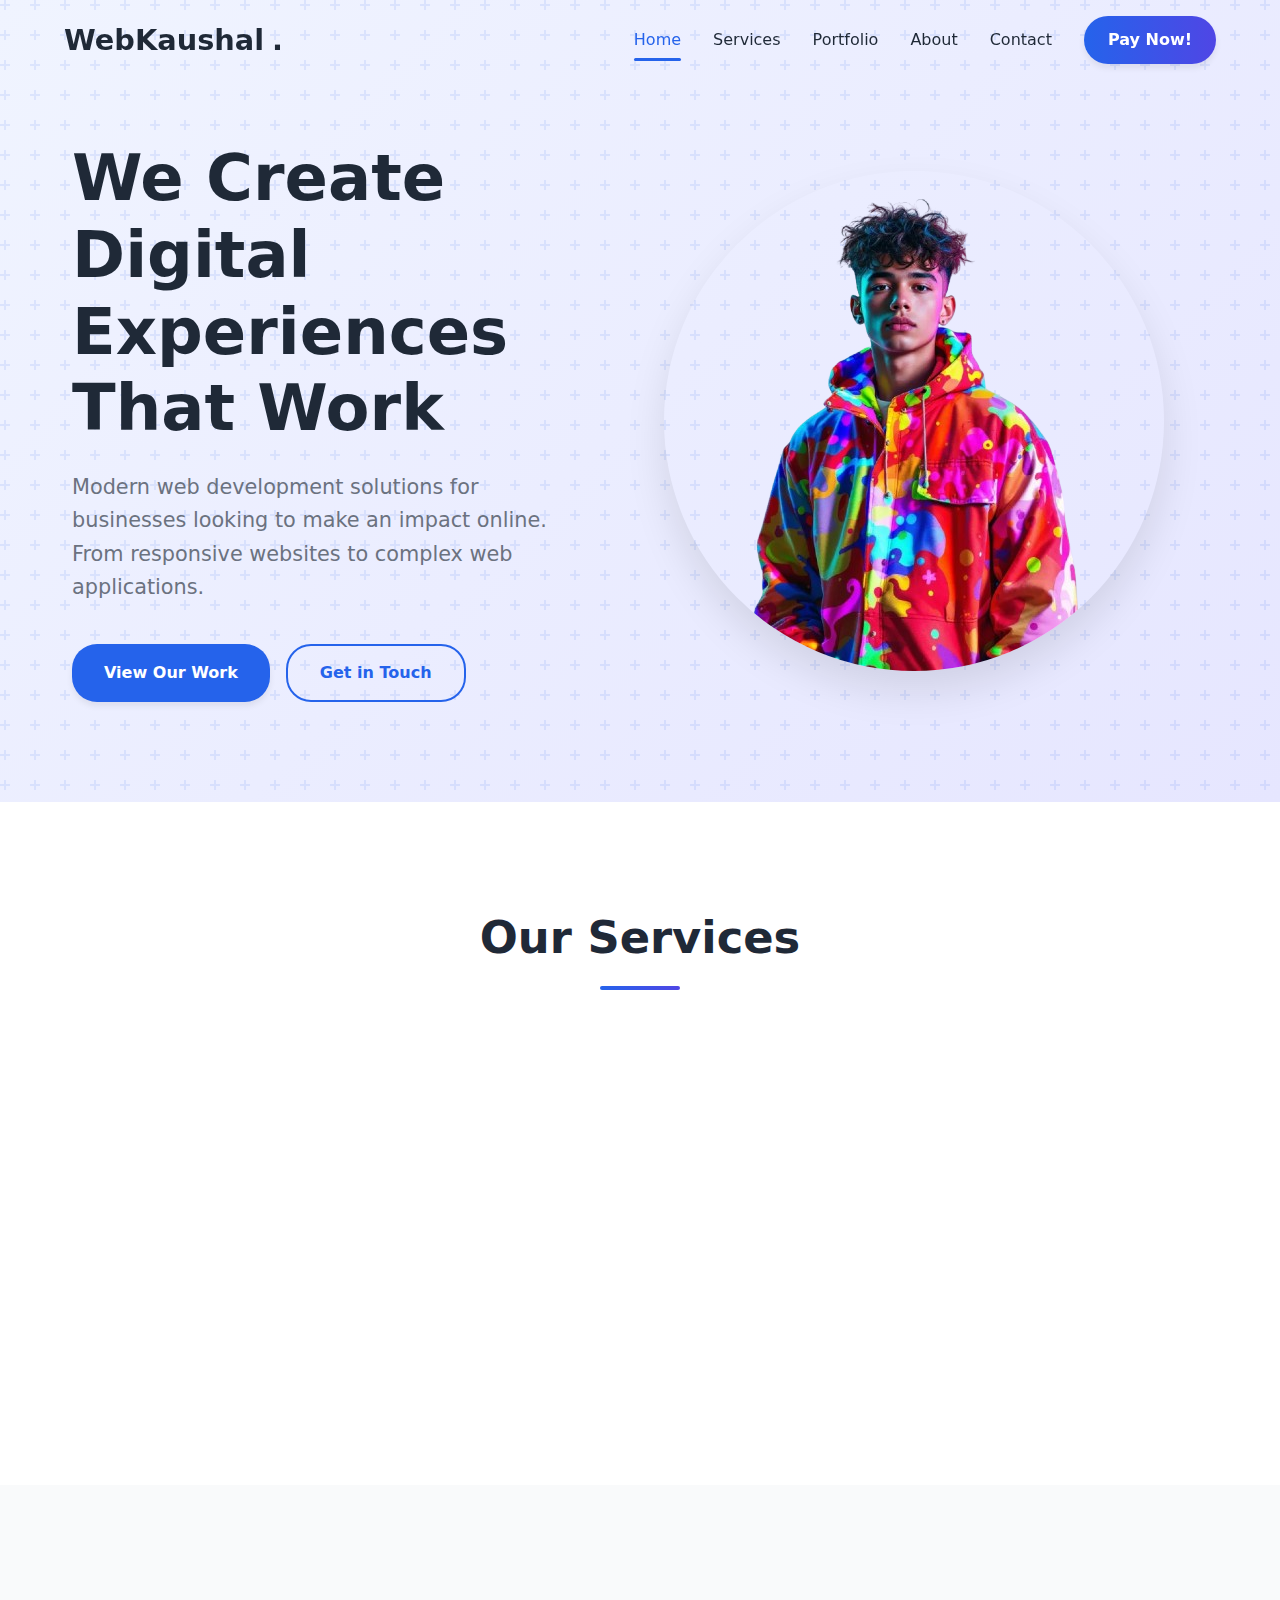
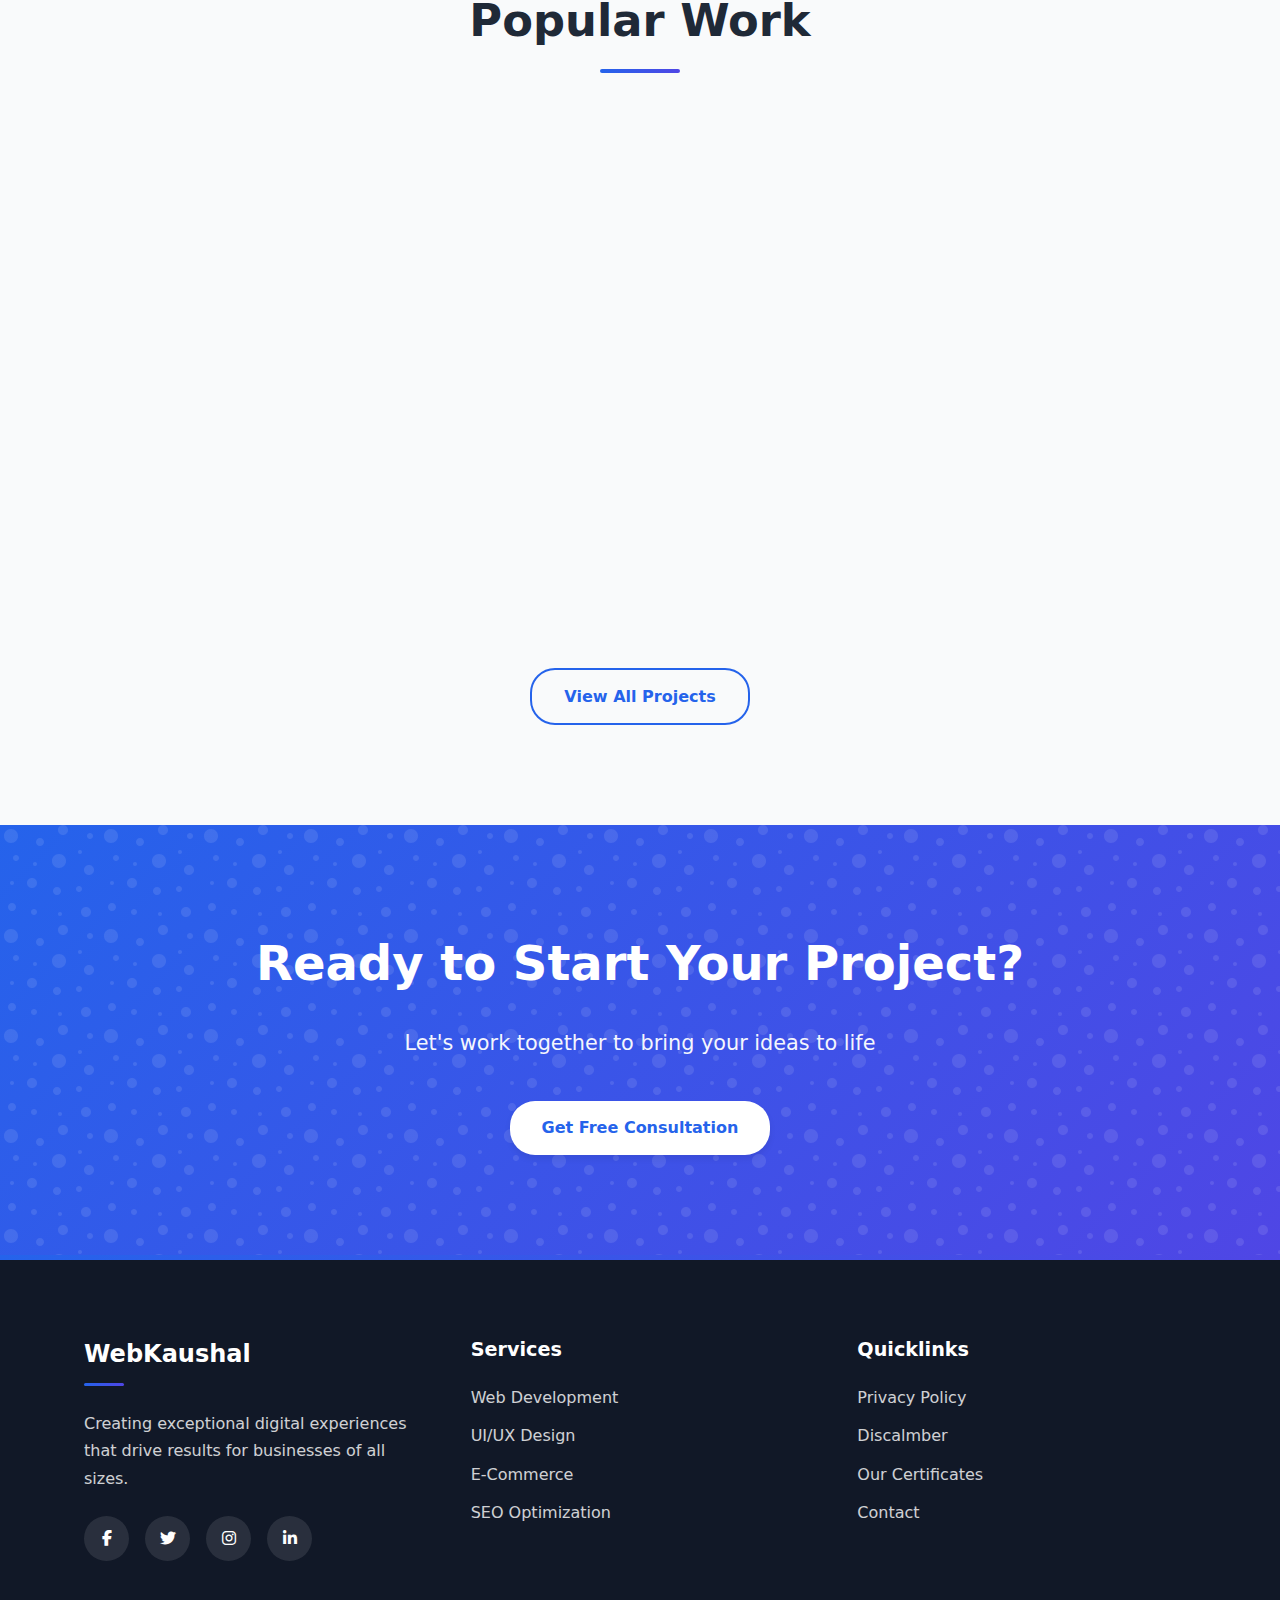
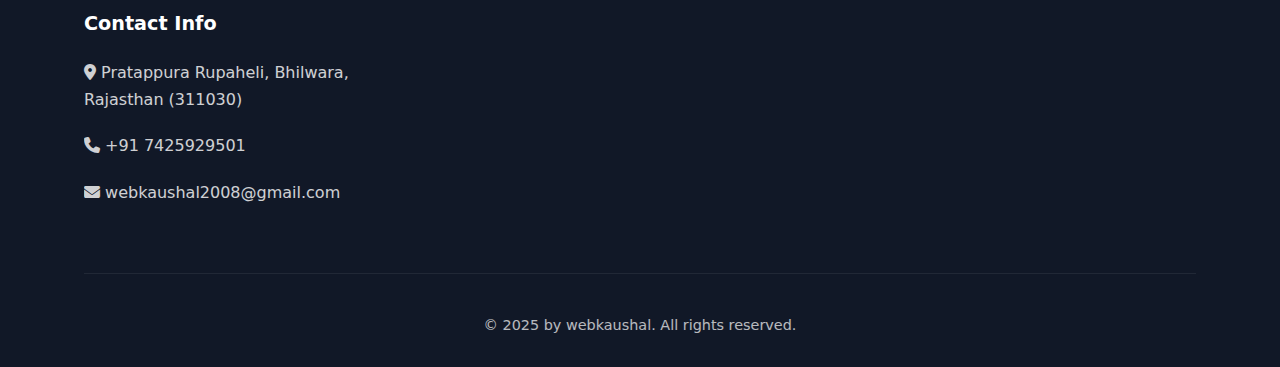
<file: index.html>
<!DOCTYPE html>
<html lang="en">
<head>
    <meta charset="UTF-8">
    <meta name="viewport" content="width=device-width, initial-scale=1.0">
    <title>WebKaushal | Modern Web Developer</title>
    <link rel="stylesheet" href="style.css">
    <link rel="icon" href="images/Logo!.png">
    <link rel="stylesheet" href="https://cdnjs.cloudflare.com/ajax/libs/font-awesome/6.4.0/css/all.min.css">
</head>
<body>
    <!-- Navigation -->
    <nav class="navbar">
        <div class="nav-container">
            <div class="nav-logo">
                <a href="index.html">WebKaushal<span1>.</span></a>
            </div>
            <div class="nav-menu" id="nav-menu">
                <a href="index.html" class="nav-link active">Home</a>
                <a href="services.html" class="nav-link">Services</a>
                <a href="portfolio.html" class="nav-link">Portfolio</a>
                <a href="about.html" class="nav-link">About</a>
                <a href="contact.html" class="nav-link">Contact</a>
                <a href="payment.html" class="nav-cta">Pay Now!</a>
            </div>
            <div class="hamburger" id="hamburger">
                <span></span>
                <span></span>
                <span></span>
            </div>
        </div>
    </nav>

    <!-- Hero Section -->
    <section class="hero">
    <div class="hero-container">
        <div class="hero-content">
        <h1>We Create Digital Experiences That Work</h1>
        <p>
            Modern web development solutions for businesses looking to make an
            impact online. From responsive websites to complex web applications.
        </p>
        <div class="hero-buttons">
            <a href="portfolio.html" class="btn btn-primary">View Our Work</a>
            <a href="contact.html" class="btn btn-secondary">Get in Touch</a>
        </div>
        </div>
        <div class="hero-image">
        <img src="images/xyz.png" alt="Hero Image" />
        </div>
    </div>
    </section>

    <!-- Services Preview -->
    <section class="services-preview">
        <div class="container">
            <h2 class="section-title">Our Services</h2>
            <div class="services-grid">
                <div class="service-card">
                    <i class="fas fa-laptop-code"></i>
                    <h3>Web Development</h3>
                    <p>Custom websites and web applications built with modern technologies.</p>
                    <a href="services.html">Learn More</a>
                </div>
                <div class="service-card">
                    <i class="fas fa-mobile-alt"></i>
                    <h3>Responsive Design</h3>
                    <p>Websites that look great on all devices, from desktops to smartphones.</p>
                    <a href="services.html">Learn More</a>
                </div>
                <div class="service-card">
                    <i class="fas fa-shopping-cart"></i>
                    <h3>E-Commerce</h3>
                    <p>Online stores with secure payment processing and inventory management.</p>
                    <a href="services.html">Learn More</a>
                </div>
            </div>
        </div>
    </section>

    <!-- Portfolio Preview -->
    <section class="portfolio-preview">
        <div class="container">
            <h2 class="section-title">Popular Work</h2>
            <div class="portfolio-grid">
                <div class="portfolio-item">
                    <div class="portfolio-image">
                        <img src="images/2_1_-removebg-preview.png" alt="Project 1">
                    </div>
                    <div class="portfolio-info">
                        <h3>Education Website</h3>
                        <p>The Best Education Single Page Website</p>
                    </div>
                </div>
                <div class="portfolio-item">
                    <div class="portfolio-image">
                        <img src="images/2_1_-removebg-preview.png" alt="Project 2">
                    </div>
                    <div class="portfolio-info">
                        <h3>Author Website</h3>
                        <p>The Best Author Single Page Website</p>
                    </div>
                </div>
                <div class="portfolio-item">
                    <div class="portfolio-image">
                        <img src="images/2_1_-removebg-preview.png" alt="Project 3">
                    </div>
                    <div class="portfolio-info">
                        <h3>Hospital Website</h3>
                        <p>The Best Hospital Multiple Page Website</p>
                    </div>
                </div>
            </div>
            <div class="center-button">
                <a href="portfolio.html" class="btn btn-outline">View All Projects</a>
            </div>
        </div>
    </section>

    <!-- CTA Section -->
    <section class="cta">
        <div class="container">
            <h2>Ready to Start Your Project?</h2>
            <p>Let's work together to bring your ideas to life</p>
            <a href="contact.html" class="btn btn-light">Get Free Consultation</a>
        </div>
    </section>

    <!-- Footer -->
    <footer class="footer">
        <div class="container">
            <div class="footer-content">
                <div class="footer-section">
                    <h3>WebKaushal</h3>
                    <p>Creating exceptional digital experiences that drive results for businesses of all sizes.</p>
                    <div class="social-links">
                        <a href="#"><i class="fab fa-facebook-f"></i></a>
                        <a href="#"><i class="fab fa-twitter"></i></a>
                        <a href="#"><i class="fab fa-instagram"></i></a>
                        <a href="#"><i class="fab fa-linkedin-in"></i></a>
                    </div>
                </div>
                <div class="footer-section">
                    <h4>Services</h4>
                    <ul>
                        <li><a href="services.html">Web Development</a></li>
                        <li><a href="services.html">UI/UX Design</a></li>
                        <li><a href="services.html">E-Commerce</a></li>
                        <li><a href="services.html">SEO Optimization</a></li>
                    </ul>
                </div>
                <div class="footer-section">
                    <h4>Quicklinks</h4>
                    <ul>
                        <li><a href="privacypolicy.html">Privacy Policy</a></li>
                        <li><a href="discalmber.html">Discalmber</a></li>
                        <li><a href="ourcertificates.html">Our Certificates</li>
                        <li><a href="contact.html">Contact</a></li>
                    </ul>
                </div>
                <div class="footer-section">
                    <h4>Contact Info</h4>
                    <p><i class="fas fa-map-marker-alt"></i> Pratappura Rupaheli, Bhilwara, Rajasthan (311030)</p>
                    <p><i class="fas fa-phone"></i> +91 7425929501</p>
                    <p><i class="fas fa-envelope"></i> webkaushal2008@gmail.com</p>
                </div>
            </div>
            <div class="footer-bottom">
                <p>&copy; 2025 by webkaushal. All rights reserved.</p>
            </div>
        </div>
    </footer>

    <script src="script.js"></script>
</body>
</html>
</file>
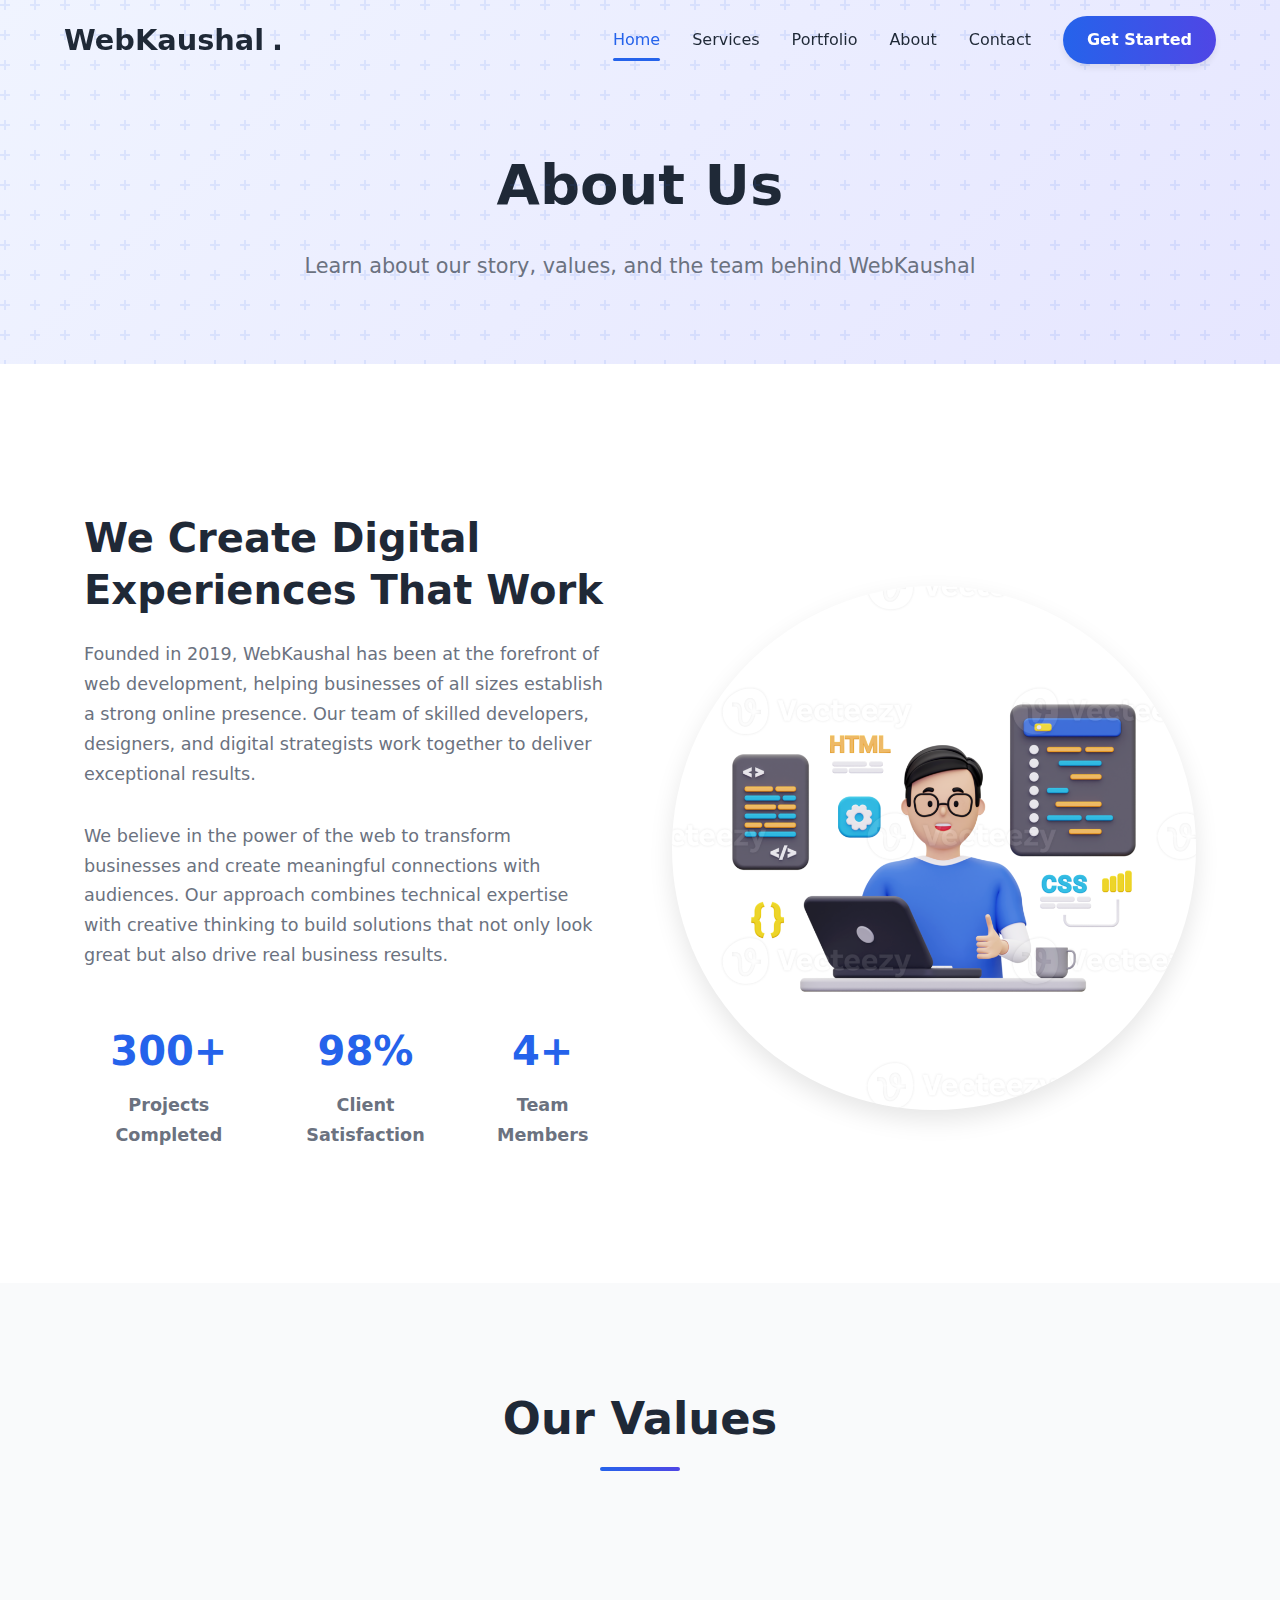
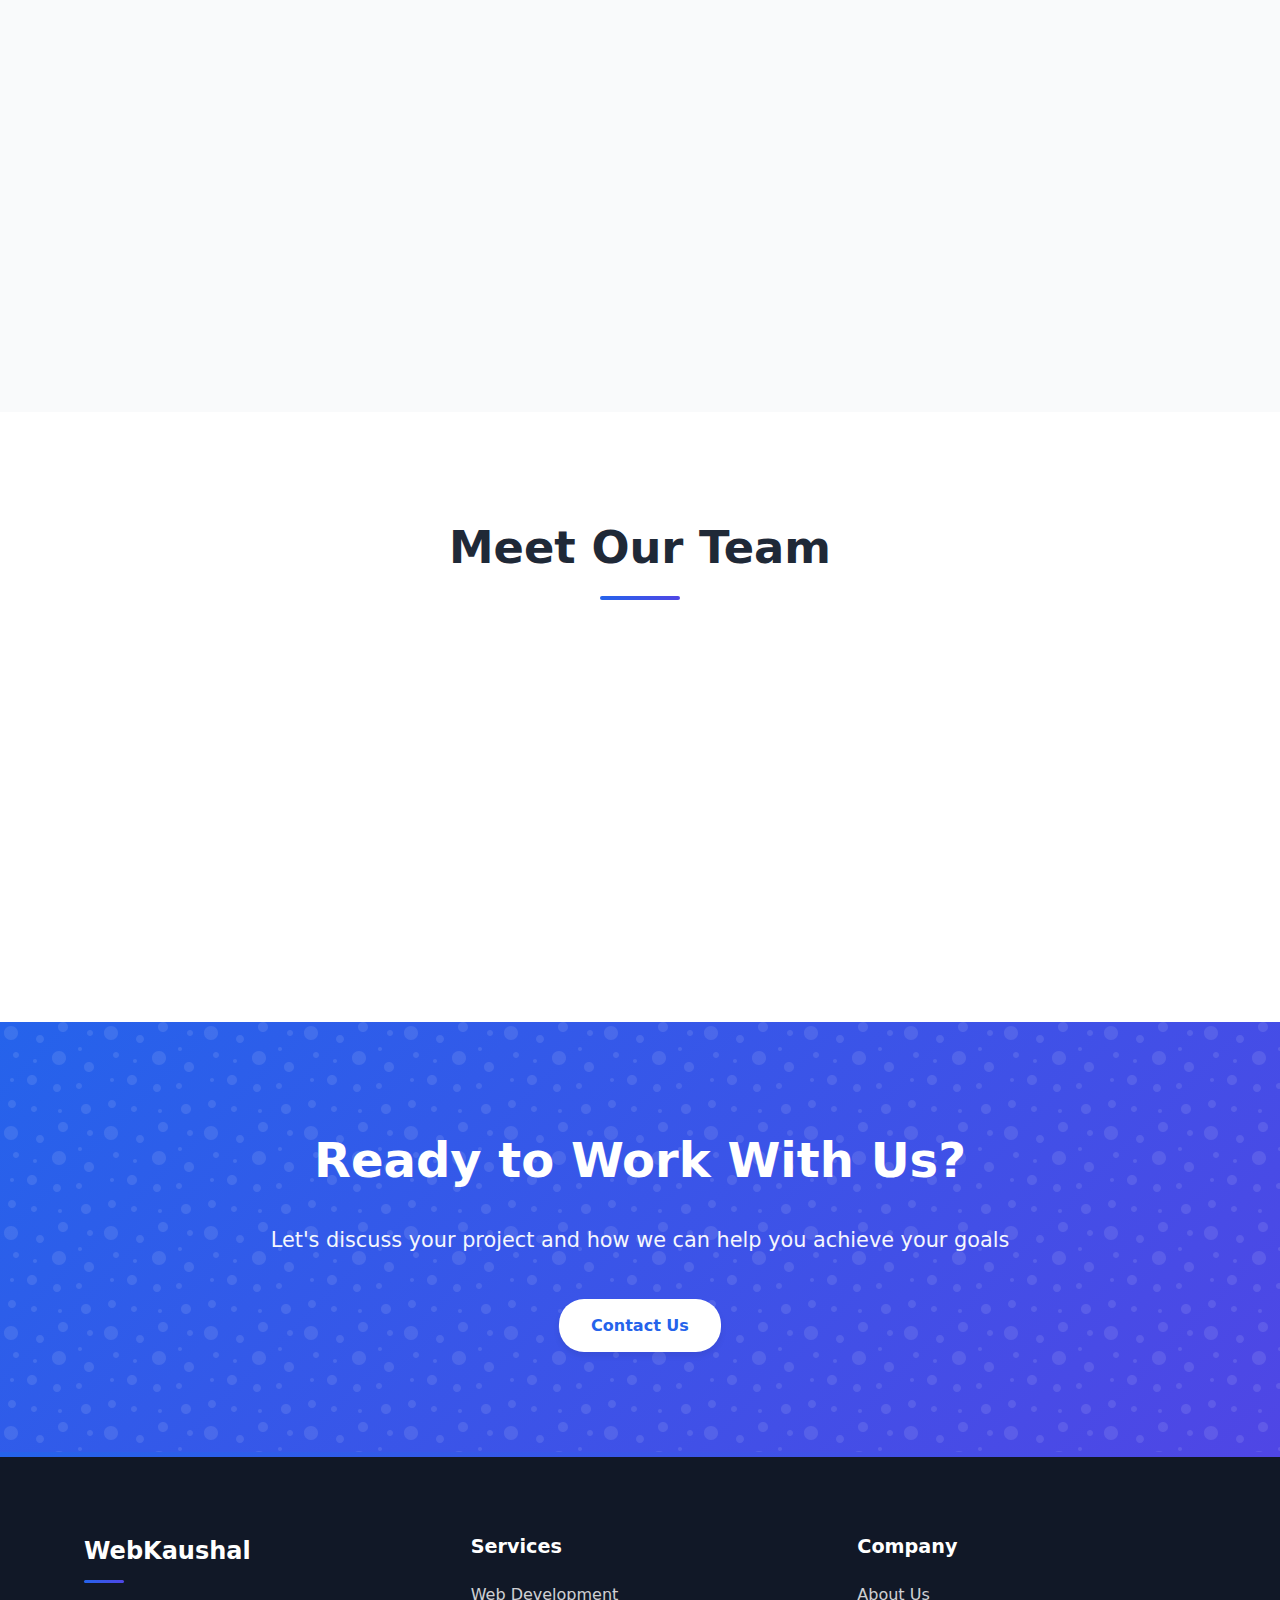
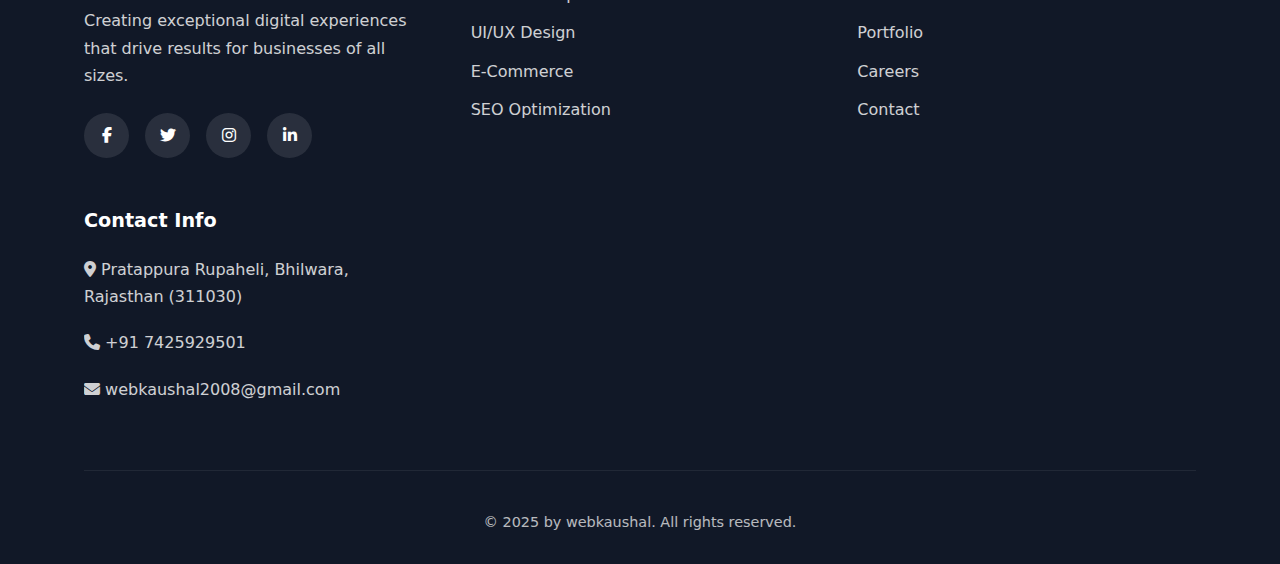
<file: about.html>
<!DOCTYPE html>
<html lang="en">
<head>
    <meta charset="UTF-8">
    <meta name="viewport" content="width=device-width, initial-scale=1.0">
    <title>About Us | WebKaushal</title>
    <link rel="stylesheet" href="style.css">
    <link rel="icon" href="images/Logo!.png">
    <link rel="stylesheet" href="https://cdnjs.cloudflare.com/ajax/libs/font-awesome/6.4.0/css/all.min.css">
</head>
<body>
    <!-- Navigation -->
    <nav class="navbar">
        <div class="nav-container">
            <div class="nav-logo">
                <a href="index.html">WebKaushal<span1>.</span></a>
            </div>
            <div class="nav-menu" id="nav-menu">
                <a href="index.html" class="nav-link active">Home</a>
                <a href="services.html" class="nav-link">Services</a>
                <a href="portfolio.html" class="nav-link">Portfolio</a>
                <a href="about.html" class="nav-link">About</a>
                <a href="contact.html" class="nav-link">Contact</a>
                <a href="contact.html" class="nav-cta">Get Started</a>
            </div>
            <div class="hamburger" id="hamburger">
                <span></span>
                <span></span>
                <span></span>
            </div>
        </div>
    </nav>

    <!-- Page Header -->
    <section class="page-header">
        <div class="container">
            <h1>About Us</h1>
            <p>Learn about our story, values, and the team behind WebKaushal</p>
        </div>
    </section>

    <!-- About Section -->
    <section class="about">
        <div class="container">
            <div class="about-content">
                <div class="about-text">
                    <h2>We Create Digital Experiences That Work</h2>
                    <p>Founded in 2019, WebKaushal has been at the forefront of web development, helping businesses of all sizes establish a strong online presence. Our team of skilled developers, designers, and digital strategists work together to deliver exceptional results.</p>
                    <p>We believe in the power of the web to transform businesses and create meaningful connections with audiences. Our approach combines technical expertise with creative thinking to build solutions that not only look great but also drive real business results.</p>
                    <div class="stats">
                        <div class="stat">
                            <h3>300+</h3>
                            <p>Projects Completed</p>
                        </div>
                        <div class="stat">
                            <h3>98%</h3>
                            <p>Client Satisfaction</p>
                        </div>
                        <div class="stat">
                            <h3>4+</h3>
                            <p>Team Members</p>
                        </div>
                    </div>
                </div>
                <div class="about-image">
                    <img src="images/3d developer.png" alt="About WebKaushal">
                </div>
            </div>
        </div>
    </section>

    <!-- Values Section -->
    <section class="values">
        <div class="container">
            <h2 class="section-title">Our Values</h2>
            <div class="values-grid">
                <div class="value-card">
                    <i class="fas fa-lightbulb"></i>
                    <h3>Innovation</h3>
                    <p>We stay ahead of industry trends and continuously explore new technologies to deliver cutting-edge solutions.</p>
                </div>
                <div class="value-card">
                    <i class="fas fa-handshake"></i>
                    <h3>Collaboration</h3>
                    <p>We work closely with our clients, understanding their vision and goals to create truly partnership-based relationships.</p>
                </div>
                <div class="value-card">
                    <i class="fas fa-medal"></i>
                    <h3>Excellence</h3>
                    <p>We're committed to delivering the highest quality work, paying attention to every detail in the process.</p>
                </div>
                <div class="value-card">
                    <i class="fas fa-rocket"></i>
                    <h3>Results-Driven</h3>
                    <p>We focus on creating solutions that deliver measurable results and help our clients achieve their business objectives.</p>
                </div>
            </div>
        </div>
    </section>

    <!-- Team Section -->
    <section class="team">
        <div class="container">
            <h2 class="section-title">Meet Our Team</h2>
            <div class="team-grid">
                <div class="team-member">
                    <div class="member-image">
                        <img src="images/prodeveloper.png" alt="Team Member">
                    </div>
                    <h3>Shlok Verma</h3>
                    <p>Communication </p>
                </div>
                <div class="team-member">
                    <div class="member-image">
                        <img src="images/prodeveloper.png" alt="Team Member">
                    </div>
                    <h3>Mayank Kumar</h3>
                    <p>Developer</p>
                </div>
                <div class="team-member">
                    <div class="member-image">
                        <img src="images/prodeveloper.png" alt="Team Member">
                    </div>
                    <h3>Satish Kushwa</h3>
                    <p>Designer</p>
                </div>
                <div class="team-member">
                    <div class="member-image">
                        <img src="images/prodeveloper.png" alt="Team Member">
                    </div>
                    <h3>Nitesh Kumar</h3>
                    <p>Project Handler</p>
                </div>
            </div>
        </div>
    </section>

    <!-- CTA Section -->
    <section class="cta">
        <div class="container">
            <h2>Ready to Work With Us?</h2>
            <p>Let's discuss your project and how we can help you achieve your goals</p>
            <a href="contact.html" class="btn btn-light">Contact Us</a>
        </div>
    </section>

    <!-- Footer -->
    <footer class="footer">
        <div class="container">
            <div class="footer-content">
                <div class="footer-section">
                    <h3>WebKaushal</h3>
                    <p>Creating exceptional digital experiences that drive results for businesses of all sizes.</p>
                    <div class="social-links">
                        <a href="#"><i class="fab fa-facebook-f"></i></a>
                        <a href="#"><i class="fab fa-twitter"></i></a>
                        <a href="#"><i class="fab fa-instagram"></i></a>
                        <a href="#"><i class="fab fa-linkedin-in"></i></a>
                    </div>
                </div>
                <div class="footer-section">
                    <h4>Services</h4>
                    <ul>
                        <li><a href="services.html">Web Development</a></li>
                        <li><a href="services.html">UI/UX Design</a></li>
                        <li><a href="services.html">E-Commerce</a></li>
                        <li><a href="services.html">SEO Optimization</a></li>
                    </ul>
                </div>
                <div class="footer-section">
                    <h4>Company</h4>
                    <ul>
                        <li><a href="about.html">About Us</a></li>
                        <li><a href="portfolio.html">Portfolio</a></li>
                        <li><a href="#">Careers</a></li>
                        <li><a href="contact.html">Contact</a></li>
                    </ul>
                </div>
                <div class="footer-section">
                    <h4>Contact Info</h4>
                    <p><i class="fas fa-map-marker-alt"></i> Pratappura Rupaheli, Bhilwara, Rajasthan (311030)</p>
                    <p><i class="fas fa-phone"></i> +91 7425929501</p>
                    <p><i class="fas fa-envelope"></i> webkaushal2008@gmail.com</p>
                </div>
            </div>
            <div class="footer-bottom">
                <p>&copy; 2025 by webkaushal. All rights reserved.</p>
            </div>
        </div>
    </footer>

    <script src="script.js"></script>
</body>
</html>
</file>
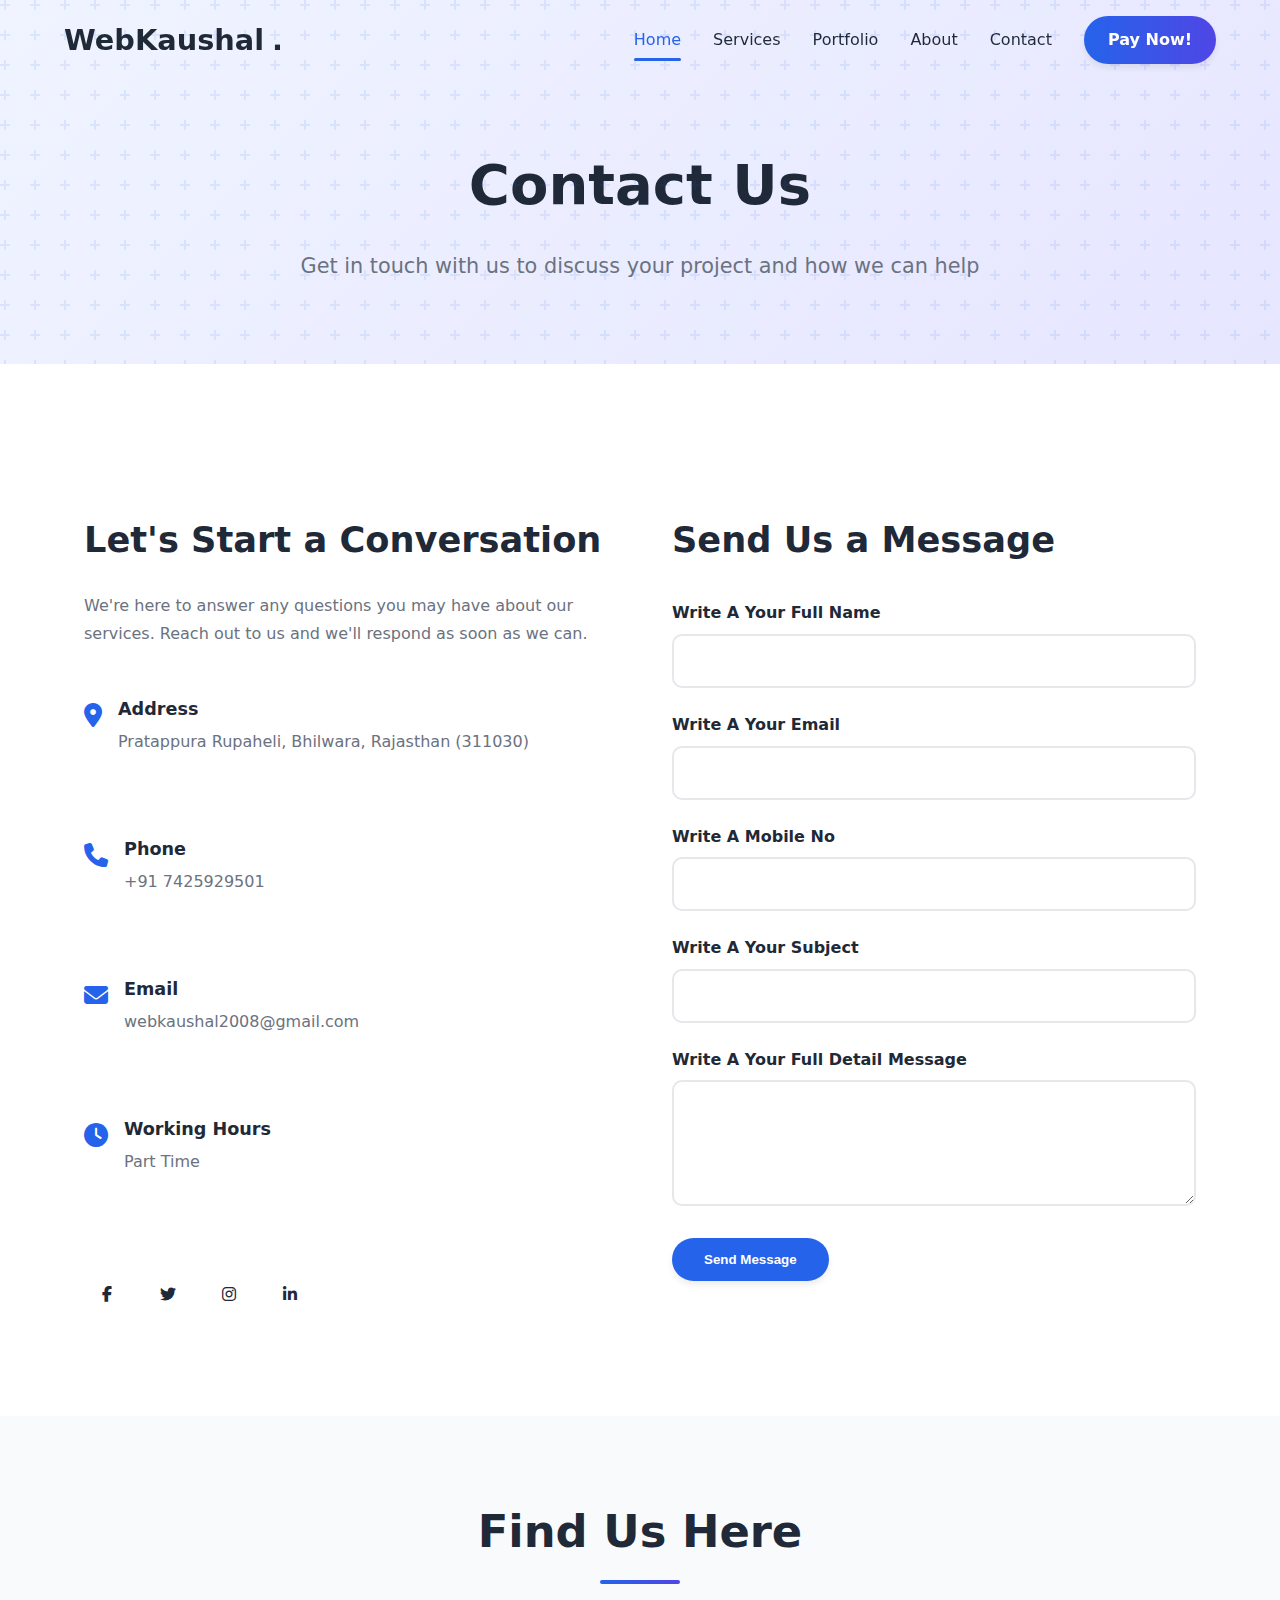
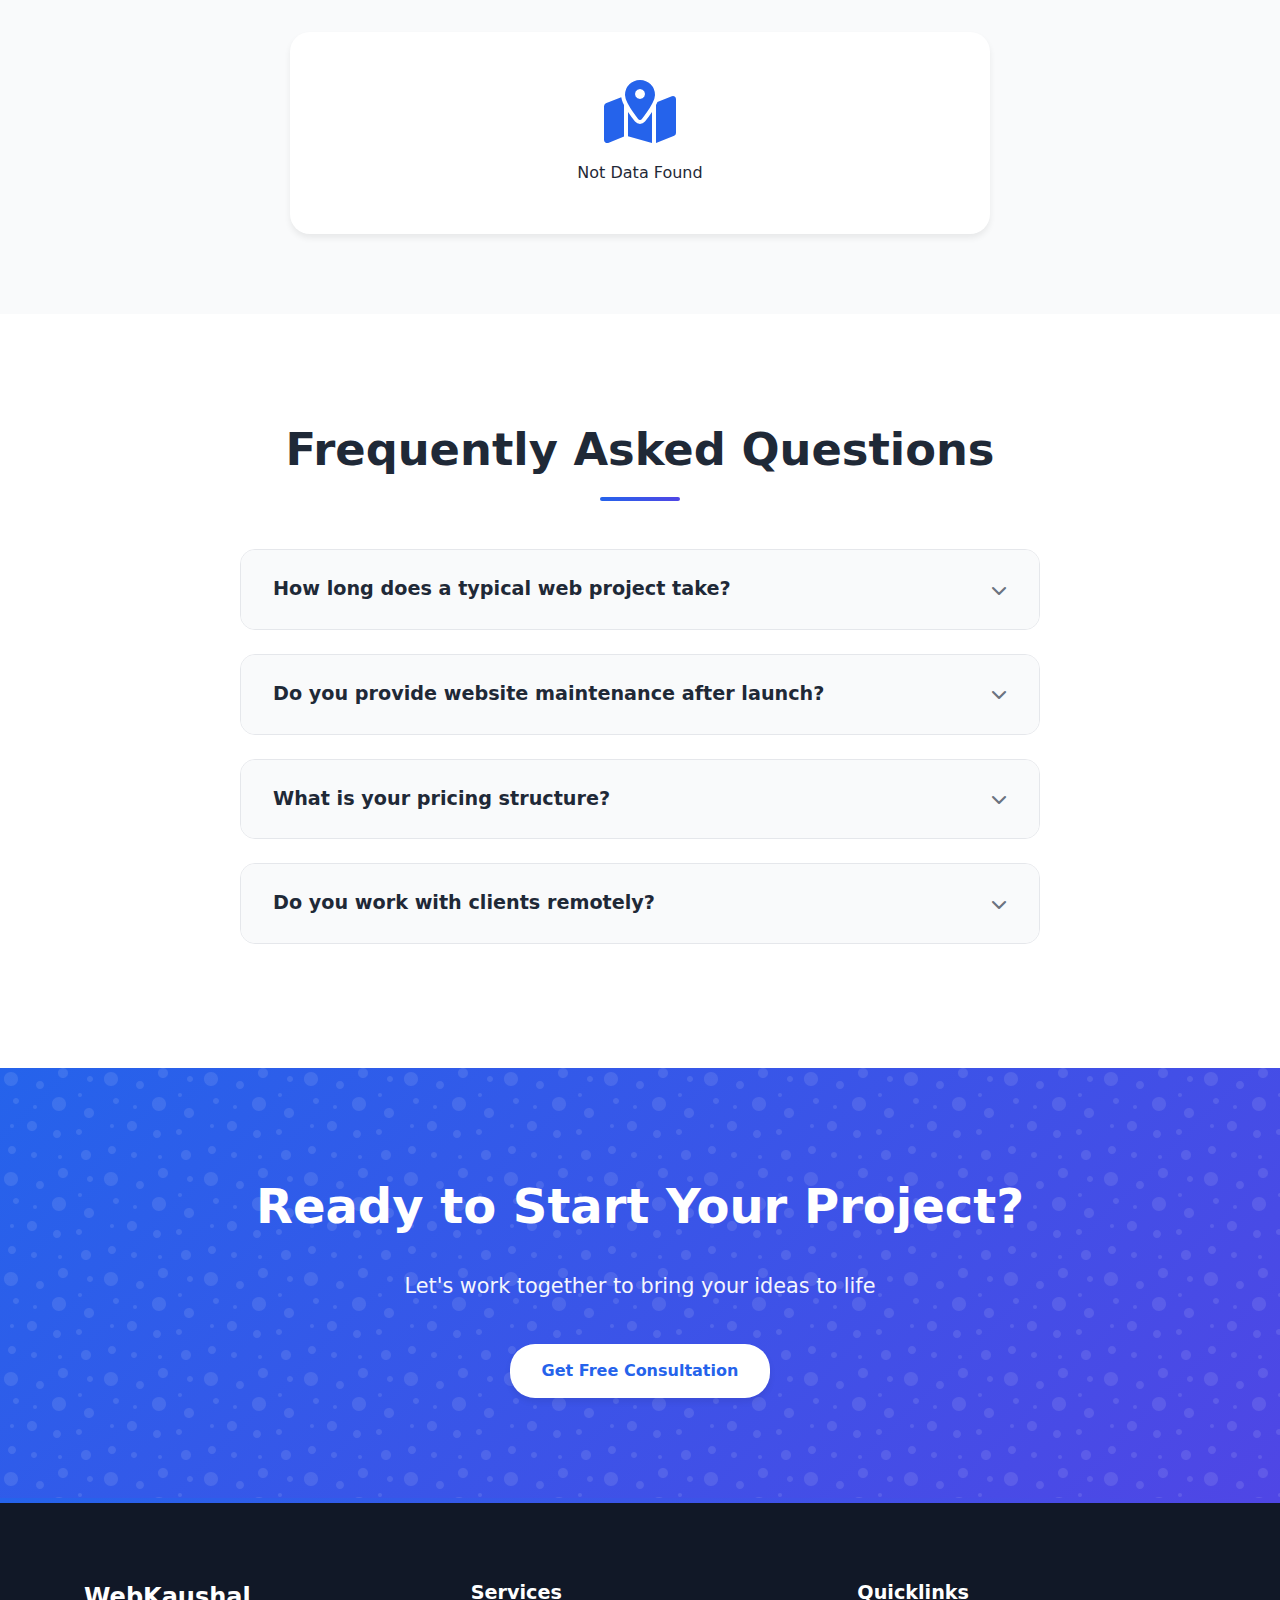
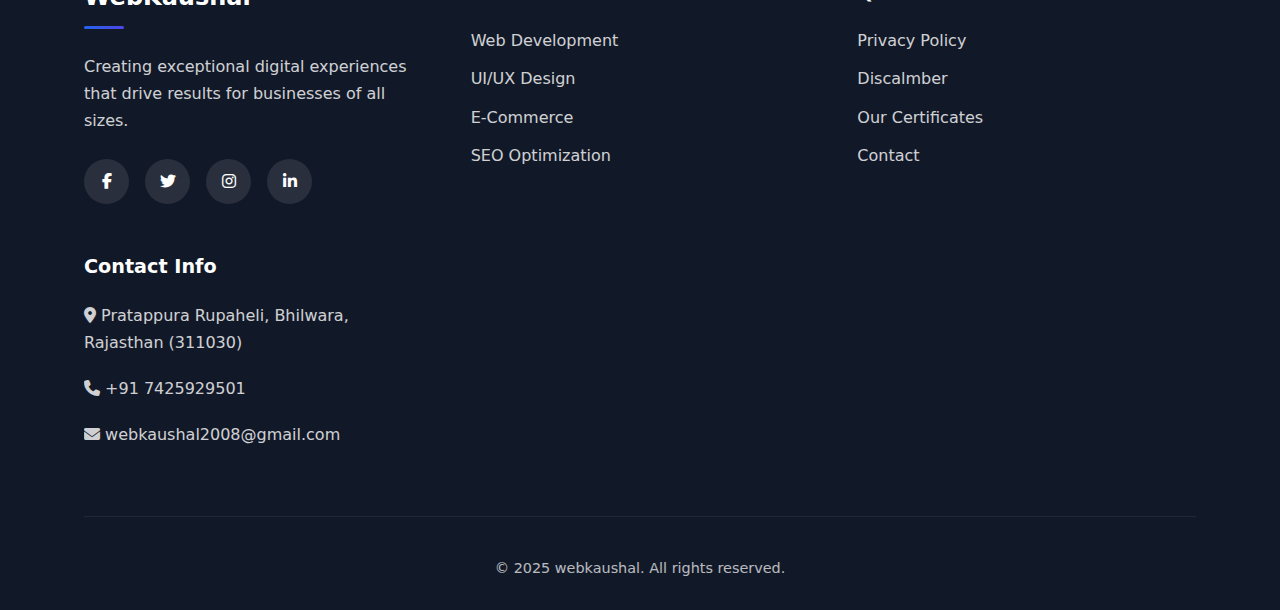
<file: contact.html>
<!DOCTYPE html>
<html lang="en">
<head>
    <meta charset="UTF-8">
    <meta name="viewport" content="width=device-width, initial-scale=1.0">
    <title>Contact Us | WebKaushal</title>
    <link rel="stylesheet" href="style.css">
    <link rel="icon" href="images/Logo!.png">
    <link rel="stylesheet" href="https://cdnjs.cloudflare.com/ajax/libs/font-awesome/6.4.0/css/all.min.css">
</head>
<body>
    <!-- Navigation -->
    <nav class="navbar">
        <div class="nav-container">
            <div class="nav-logo">
                <a href="index.html">WebKaushal<span1>.</span></a>
            </div>
            <div class="nav-menu" id="nav-menu">
                <a href="index.html" class="nav-link active">Home</a>
                <a href="services.html" class="nav-link">Services</a>
                <a href="portfolio.html" class="nav-link">Portfolio</a>
                <a href="about.html" class="nav-link">About</a>
                <a href="contact.html" class="nav-link">Contact</a>
                <a href="payment.html" class="nav-cta">Pay Now!</a>
            </div>
            <div class="hamburger" id="hamburger">
                <span></span>
                <span></span>
                <span></span>
            </div>
        </div>
    </nav>

    <!-- Page Header -->
    <section class="page-header">
        <div class="container">
            <h1>Contact Us</h1>
            <p>Get in touch with us to discuss your project and how we can help</p>
        </div>
    </section>

    <!-- Contact Section -->
    <section class="contact">
        <div class="container">
            <div class="contact-content">
                <div class="contact-info">
                    <h2>Let's Start a Conversation</h2>
                    <p>We're here to answer any questions you may have about our services. Reach out to us and we'll respond as soon as we can.</p>
                    
                    <div class="contact-details">
                        <div class="contact-item">
                            <i class="fas fa-map-marker-alt"></i>
                            <div>
                                <h3>Address</h3>
                                <p>Pratappura Rupaheli, Bhilwara, Rajasthan (311030)</p>
                            </div>
                        </div>
                        <div class="contact-item">
                            <i class="fas fa-phone"></i>
                            <div>
                                <h3>Phone</h3>
                                <p>+91 7425929501</p>
                            </div>
                        </div>
                        <div class="contact-item">
                            <i class="fas fa-envelope"></i>
                            <div>
                                <h3>Email</h3>
                                <p>webkaushal2008@gmail.com</p>
                            </div>
                        </div>
                        <div class="contact-item">
                            <i class="fas fa-clock"></i>
                            <div>
                                <h3>Working Hours</h3>
                                <p>Part Time</p>
                            </div>
                        </div>
                    </div>

                    <div class="social-links">
                        <a href="#"><i class="fab fa-facebook-f"></i></a>
                        <a href="#"><i class="fab fa-twitter"></i></a>
                        <a href="#"><i class="fab fa-instagram"></i></a>
                        <a href="#"><i class="fab fa-linkedin-in"></i></a>
                    </div>
                </div>

                <div class="contact-form">
                    <h2>Send Us a Message</h2>
                    <form action="https://formsubmit.co/webkaushal2008@gmail.com" method="POST">
                        <div class="form-group">
                            <label for="name">Write A Your Full Name </label>
                            <input type="text" name="name" required id="name" name="name" required>
                        </div>
                        <div class="form-group">
                            <label for="email">Write A Your Email</label>
                            <input type="email" name="email" required id="email" name="email" required>
                        </div>
                        <div class="form-group">
                            <label for="email">Write A Mobile No</label>
                            <input type="number" name="number" required id="number" name="number" required>
                        </div>                        
                        <div class="form-group">
                            <label for="subject">Write A Your Subject</label>
                            <input type="text" name="subject" required id="subject" name="subject" required>
                        </div>
                        <div class="form-group">
                            <label for="message">Write A Your Full Detail Message</label>
                            <textarea id="message" name="message" required name="message" rows="5" required></textarea>
                        </div>
                        <input type="hidden" name="_captcha" value="false">
                        <input type="hidden" name="_next" value="https://webkaushal2008-source.github.io/kumarkaushal.com//thanks.html">
                        <input type="hidden" name="_template" value="table">
                        <button type="submit" class="btn btn-primary">Send Message</button>
                    </form>
                </div>
            </div>
        </div>
    </section>

    <!-- Map Section -->
    <section class="map">
        <div class="container">
            <h2 class="section-title">Find Us Here</h2>
            <div class="map-placeholder">
                <i class="fas fa-map-marked-alt"></i>
                <p>Not Data Found</p>
            </div>
        </div>
    </section>

    <!-- FAQ Section -->
    <section class="faq">
        <div class="container">
            <h2 class="section-title">Frequently Asked Questions</h2>
            <div class="faq-items">
                <div class="faq-item">
                    <div class="faq-question">
                        <h3>How long does a typical web project take?</h3>
                        <i class="fas fa-chevron-down"></i>
                    </div>
                    <div class="faq-answer">
                        <p>The timeline for a web project varies depending on the complexity and scope. A simple website can take 2-4 weeks, while a complex web application can take 3-6 months or more. We'll provide a detailed timeline after our initial consultation.</p>
                    </div>
                </div>
                <div class="faq-item">
                    <div class="faq-question">
                        <h3>Do you provide website maintenance after launch?</h3>
                        <i class="fas fa-chevron-down"></i>
                    </div>
                    <div class="faq-answer">
                        <p>Yes, we offer ongoing maintenance and support packages to ensure your website remains secure, up-to-date, and functioning properly. Our maintenance plans include regular updates, backups, security monitoring, and technical support.</p>
                    </div>
                </div>
                <div class="faq-item">
                    <div class="faq-question">
                        <h3>What is your pricing structure?</h3>
                        <i class="fas fa-chevron-down"></i>
                    </div>
                    <div class="faq-answer">
                        <p>We provide custom quotes based on the specific requirements of each project. Our pricing considers the complexity of the design, functionality needs, and timeline. We offer both fixed-price projects for well-defined scopes and hourly rates for ongoing work.</p>
                    </div>
                </div>
                <div class="faq-item">
                    <div class="faq-question">
                        <h3>Do you work with clients remotely?</h3>
                        <i class="fas fa-chevron-down"></i>
                    </div>
                    <div class="faq-answer">
                        <p>Yes, we work with clients from all over the world. We use modern collaboration tools to ensure effective communication and project management regardless of location. We've successfully completed projects for clients across North America, Europe, and Australia.</p>
                    </div>
                </div>
            </div>
        </div>
    </section>

    <!-- CTA Section -->
    <section class="cta">
        <div class="container">
            <h2>Ready to Start Your Project?</h2>
            <p>Let's work together to bring your ideas to life</p>
            <a href="contact.html" class="btn btn-light">Get Free Consultation</a>
        </div>
    </section>

    <!-- Footer -->
    <footer class="footer">
        <div class="container">
            <div class="footer-content">
                <div class="footer-section">
                    <h3>WebKaushal</h3>
                    <p>Creating exceptional digital experiences that drive results for businesses of all sizes.</p>
                    <div class="social-links">
                        <a href="#"><i class="fab fa-facebook-f"></i></a>
                        <a href="#"><i class="fab fa-twitter"></i></a>
                        <a href="#"><i class="fab fa-instagram"></i></a>
                        <a href="#"><i class="fab fa-linkedin-in"></i></a>
                    </div>
                </div>
                <div class="footer-section">
                    <h4>Services</h4>
                    <ul>
                        <li><a href="services.html">Web Development</a></li>
                        <li><a href="services.html">UI/UX Design</a></li>
                        <li><a href="services.html">E-Commerce</a></li>
                        <li><a href="services.html">SEO Optimization</a></li>
                    </ul>
                </div>
                <div class="footer-section">
                    <h4>Quicklinks</h4>
                    <ul>
                        <li><a href="privacypolicy.html">Privacy Policy</a></li>
                        <li><a href="discalmber.html">Discalmber</a></li>
                        <li><a href="ourcertificates.html">Our Certificates</li>
                        <li><a href="contact.html">Contact</a></li>
                    </ul>
                </div>
                <div class="footer-section">
                    <h4>Contact Info</h4>
                    <p><i class="fas fa-map-marker-alt"></i> Pratappura Rupaheli, Bhilwara, Rajasthan (311030)</p>
                    <p><i class="fas fa-phone"></i> +91 7425929501</p>
                    <p><i class="fas fa-envelope"></i> webkaushal2008@gmail.com</p>
                </div>
            </div>
            <div class="footer-bottom">
                <p>&copy; 2025 webkaushal. All rights reserved.</p>
            </div>
        </div>
    </footer>

    <script src="script.js"></script>
</body>
</html>
</file>
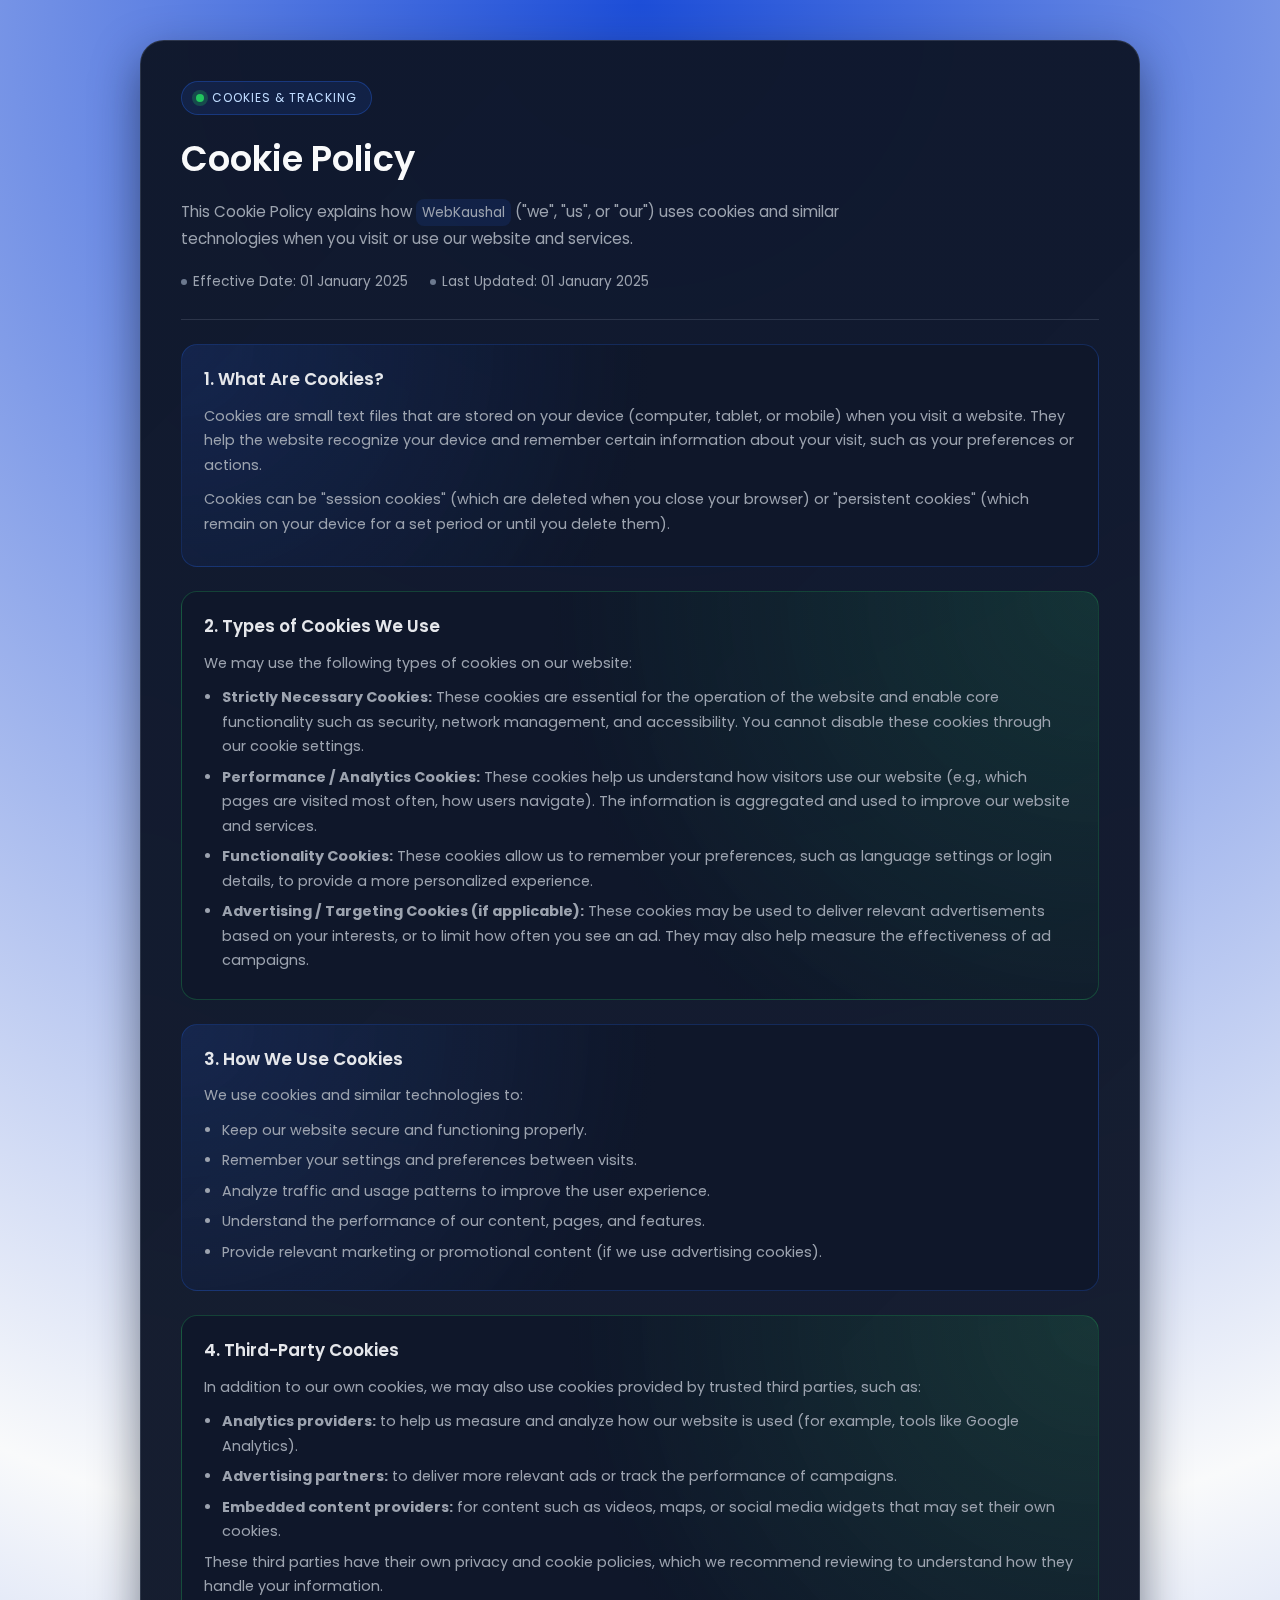
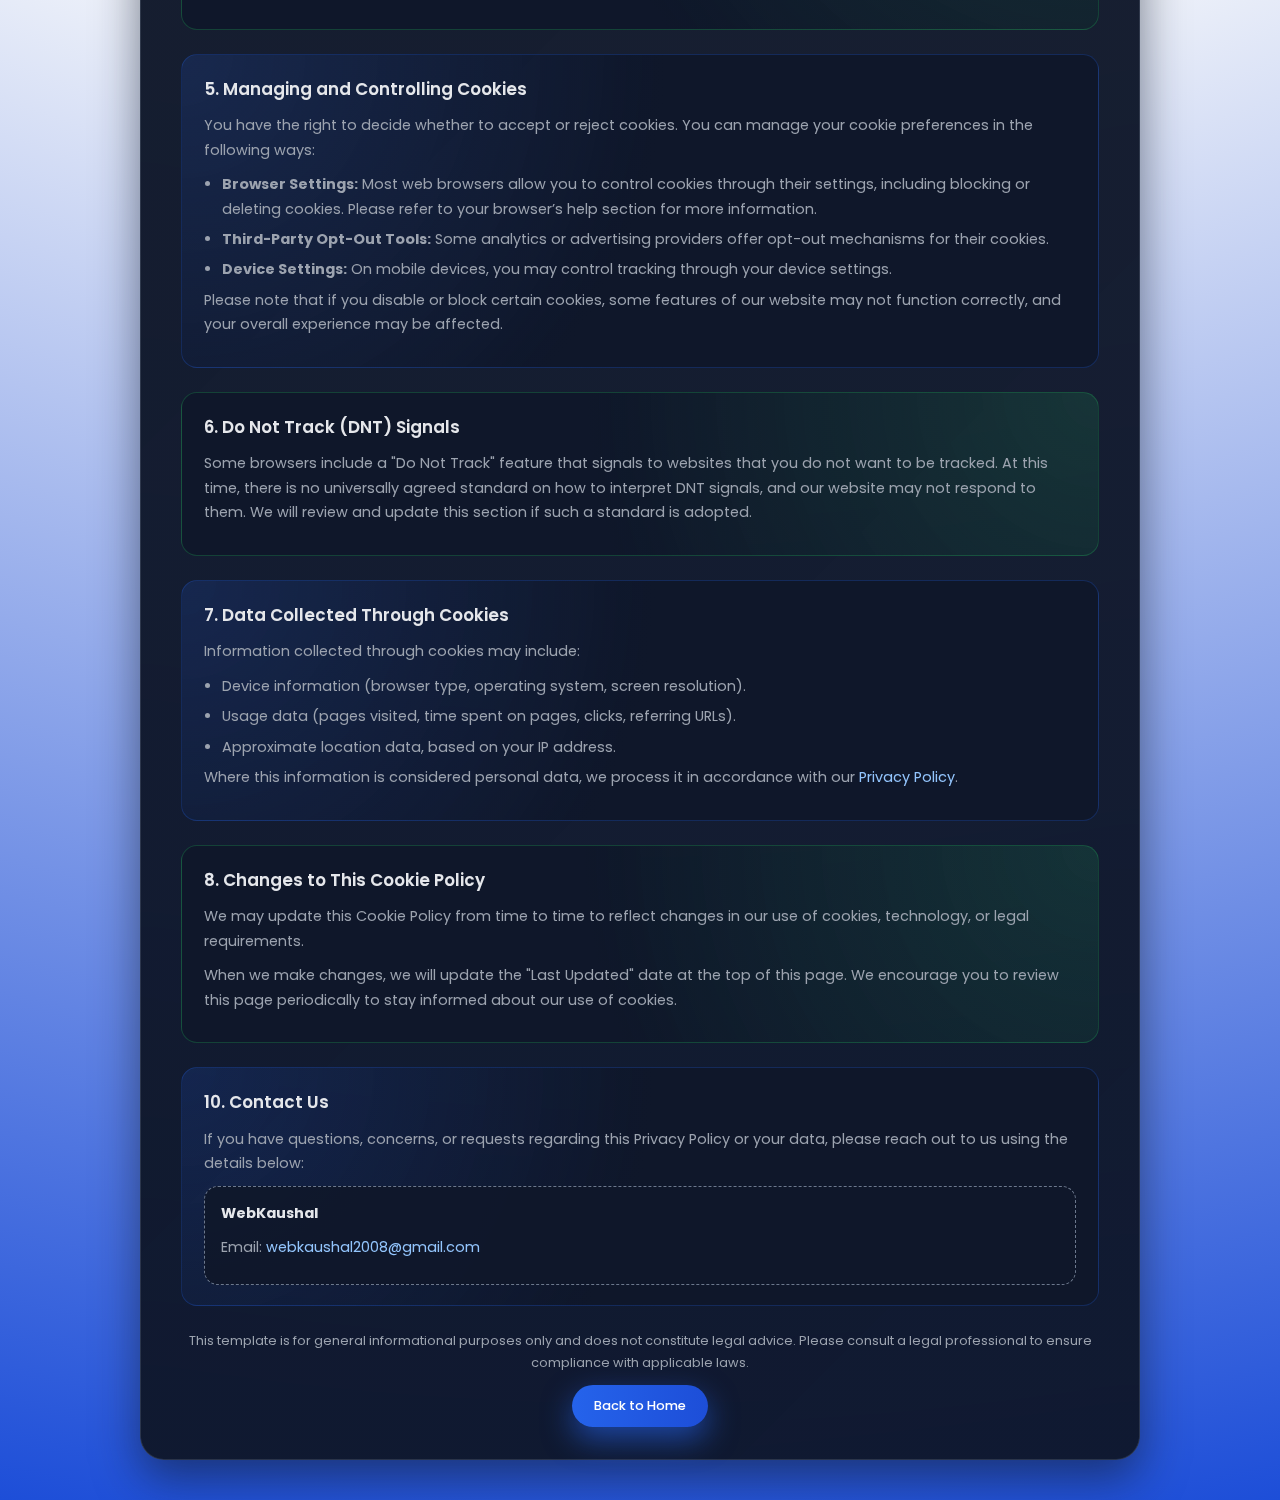
<file: cookies.html>
<!DOCTYPE html>
<html lang="en">
<head>
    <meta charset="UTF-8" />
    <meta name="viewport" content="width=device-width, initial-scale=1.0" />
    <title>Cookies Policy | WebKaushal</title>

    <!-- Google Font -->
    <link href="https://fonts.googleapis.com/css2?family=Poppins:wght@300;400;500;600;700&display=swap" rel="stylesheet" />
    <link rel="icon" href="images/Logo!.png">

    <style>
        :root {
            --primary: #2563eb;
            --primary-soft: rgba(37, 99, 235, 0.08);
            --bg: #0f172a;
            --bg-soft: #020617;
            --card: rgba(15, 23, 42, 0.95);
            --text: #e5e7eb;
            --muted: #9ca3af;
            --border: rgba(148, 163, 184, 0.2);
            --accent: #22c55e;
            --radius-lg: 16px;
            --radius-xl: 24px;
            --shadow-soft: 0 18px 45px rgba(15, 23, 42, 0.55);
        }

        * {
            margin: 0;
            padding: 0;
            box-sizing: border-box;
        }

        html {
            scroll-behavior: smooth;
        }

        body {
            font-family: "Poppins", sans-serif;
            background: radial-gradient(circle at top, #1d4ed8 0, #f9fafb 50%, #1d4ed8 100%);
            color: var(--text);
            line-height: 1.7;
            min-height: 100vh;
            display: flex;
            align-items: stretch;
            justify-content: center;
            padding: 40px 16px;
        }

        .wrapper {
            max-width: 1000px;
            width: 100%;
        }

        .card {
            background: linear-gradient(135deg, rgba(15,23,42,0.98), rgba(15,23,42,0.96));
            border-radius: var(--radius-xl);
            box-shadow: var(--shadow-soft);
            border: 1px solid var(--border);
            padding: 32px 24px 28px;
            backdrop-filter: blur(26px);
        }

        /* Tablet & Desktop – thoda zyada padding */
        @media (min-width: 768px) {
            .card {
                padding: 40px 40px 32px;
            }
        }

        /* Mobile – body & card padding kam */
        @media (max-width: 768px) {
            body {
                padding: 24px 12px;
            }

            .card {
                padding: 24px 18px 20px;
            }
        }

        .badge {
            display: inline-flex;
            align-items: center;
            gap: 8px;
            padding: 6px 14px;
            border-radius: 999px;
            background: rgba(37, 99, 235, 0.12);
            border: 1px solid rgba(37, 99, 235, 0.35);
            font-size: 12px;
            letter-spacing: 0.08em;
            text-transform: uppercase;
            color: #bfdbfe;
            margin-bottom: 14px;
        }

        .badge-dot {
            width: 8px;
            height: 8px;
            border-radius: 999px;
            background: var(--accent);
            box-shadow: 0 0 0 4px rgba(34, 197, 94, 0.25);
        }

        header {
            margin-bottom: 24px;
        }

        header h1 {
            font-size: 1.8rem;
            font-weight: 600;
            margin-bottom: 10px;
            color: #f9fafb;
        }

        @media (min-width: 768px) {
            header h1 {
                font-size: 2.2rem;
            }
        }

        .subtitle {
            font-size: 0.95rem;
            color: var(--muted);
            max-width: 700px;
        }

        .meta {
            display: flex;
            flex-wrap: wrap;
            gap: 12px 22px;
            margin-top: 18px;
            font-size: 0.85rem;
            color: var(--muted);
        }

        .meta span {
            display: inline-flex;
            align-items: center;
            gap: 6px;
        }

        .meta span::before {
            content: "";
            width: 6px;
            height: 6px;
            border-radius: 999px;
            background: rgba(148, 163, 184, 0.7);
        }

        .content {
            margin-top: 26px;
            border-top: 1px solid var(--border);
            padding-top: 24px;
        }

        section.policy-block {
            margin-bottom: 24px;
            padding: 18px 16px;
            border-radius: var(--radius-lg);
            background: radial-gradient(circle at top left,
                    rgba(37, 99, 235, 0.16),
                    rgba(15, 23, 42, 1) 50%);
            border: 1px solid rgba(37, 99, 235, 0.25);
        }

        section.policy-block:nth-child(even) {
            background: radial-gradient(circle at top right,
                    rgba(34, 197, 94, 0.14),
                    rgba(15, 23, 42, 1) 55%);
            border-color: rgba(34, 197, 94, 0.25);
        }

        @media (min-width: 768px) {
            section.policy-block {
                padding: 20px 22px;
            }
        }

        .policy-block h2 {
            font-size: 1.05rem;
            margin-bottom: 10px;
            font-weight: 600;
            color: #e5e7eb;
        }

        .policy-block p {
            font-size: 0.9rem;
            color: var(--muted);
            margin-bottom: 10px;
        }

        .policy-block ul {
            padding-left: 18px;
            margin-top: 6px;
            font-size: 0.9rem;
            color: var(--muted);
        }

        .policy-block ul li {
            margin-bottom: 6px;
        }

        .highlight {
            background: rgba(37, 99, 235, 0.12);
            display: inline-flex;
            padding: 2px 6px;
            border-radius: 8px;
            font-size: 0.85rem;
        }

        .contact-box {
            margin-top: 10px;
            padding: 14px 16px;
            border-radius: 14px;
            background: rgba(15, 23, 42, 0.9);
            border: 1px dashed rgba(148, 163, 184, 0.7);
            font-size: 0.9rem;
            color: var(--muted);
        }

        .contact-box strong {
            color: #e5e7eb;
        }

        a {
            color: #93c5fd;
            text-decoration: none;
        }

        a:hover {
            text-decoration: none;
        }
        
        .buttons {
            display: flex;
            justify-content: center;
            margin-top: 12px;
        }

        .btn {
            padding: 10px 22px;
            border-radius: 999px;
            font-weight: 500;
            text-decoration: none;
            transition: 0.2s ease;
            display: inline-flex;
            align-items: center;
            justify-content: center;
            white-space: nowrap;
        }

        .btn-primary {
            background: linear-gradient(to right, #2563eb, #1d4ed8);
            color: white;
            box-shadow: 0 12px 30px rgba(37, 99, 235, 0.6);
        }

        .btn-primary:hover {
            transform: translateY(-2px);
            box-shadow: 0 16px 40px rgba(37, 99, 235, 0.8);
        }

        footer {
            margin-top: 18px;
            font-size: 0.8rem;
            color: var(--muted);
            text-align: center;
        }

        .back-link {
            display: inline-flex;
            align-items: center;
            gap: 6px;
            margin-top: 10px;
            font-size: 0.85rem;
        }

        .back-link span {
            font-size: 1.1rem;
            line-height: 1;
        }

        /* Extra Small Screens (<= 480px) */
        @media (max-width: 480px) {
            header h1 {
                font-size: 1.6rem;
            }

            .subtitle {
                font-size: 0.9rem;
            }

            section.policy-block {
                padding: 16px 12px;
            }

            .buttons {
                flex-direction: column;
            }

            .btn {
                width: 100%;
                text-align: center;
            }
        }
    </style>
</head>
<body>
    <div class="wrapper">
        <main class="card">
            <div class="badge">
                <span class="badge-dot"></span>
                Cookies & Tracking
            </div>

            <header>
                <h1>Cookie Policy</h1>
                <p class="subtitle">
                    This Cookie Policy explains how <span class="highlight">WebKaushal</span> ("we",
                    "us", or "our") uses cookies and similar technologies when you visit or use our website
                    and services.
                </p>
                <div class="meta">
                    <span>Effective Date: 01 January 2025</span>
                    <span>Last Updated: 01 January 2025</span>
                </div>
            </header>

            <div class="content">

                <!-- 1. What Are Cookies -->
                <section class="policy-block" id="what-are-cookies">
                    <h2>1. What Are Cookies?</h2>
                    <p>
                        Cookies are small text files that are stored on your device (computer, tablet, or
                        mobile) when you visit a website. They help the website recognize your device and
                        remember certain information about your visit, such as your preferences or actions.
                    </p>
                    <p>
                        Cookies can be "session cookies" (which are deleted when you close your browser)
                        or "persistent cookies" (which remain on your device for a set period or until
                        you delete them).
                    </p>
                </section>

                <!-- 2. Types of Cookies We Use -->
                <section class="policy-block" id="types-of-cookies">
                    <h2>2. Types of Cookies We Use</h2>
                    <p>
                        We may use the following types of cookies on our website:
                    </p>
                    <ul>
                        <li><strong>Strictly Necessary Cookies:</strong> These cookies are essential for the
                            operation of the website and enable core functionality such as security, network
                            management, and accessibility. You cannot disable these cookies through our
                            cookie settings.</li>
                        <li><strong>Performance / Analytics Cookies:</strong> These cookies help us understand
                            how visitors use our website (e.g., which pages are visited most often, how users
                            navigate). The information is aggregated and used to improve our website and
                            services.</li>
                        <li><strong>Functionality Cookies:</strong> These cookies allow us to remember your
                            preferences, such as language settings or login details, to provide a more
                            personalized experience.</li>
                        <li><strong>Advertising / Targeting Cookies (if applicable):</strong> These cookies
                            may be used to deliver relevant advertisements based on your interests, or to limit
                            how often you see an ad. They may also help measure the effectiveness of ad campaigns.</li>
                    </ul>
                </section>

                <!-- 3. How We Use Cookies -->
                <section class="policy-block" id="how-we-use-cookies">
                    <h2>3. How We Use Cookies</h2>
                    <p>
                        We use cookies and similar technologies to:
                    </p>
                    <ul>
                        <li>Keep our website secure and functioning properly.</li>
                        <li>Remember your settings and preferences between visits.</li>
                        <li>Analyze traffic and usage patterns to improve the user experience.</li>
                        <li>Understand the performance of our content, pages, and features.</li>
                        <li>Provide relevant marketing or promotional content (if we use advertising cookies).</li>
                    </ul>
                </section>

                <!-- 4. Third-Party Cookies -->
                <section class="policy-block" id="third-party-cookies">
                    <h2>4. Third-Party Cookies</h2>
                    <p>
                        In addition to our own cookies, we may also use cookies provided by trusted third
                        parties, such as:
                    </p>
                    <ul>
                        <li><strong>Analytics providers:</strong> to help us measure and analyze how our
                            website is used (for example, tools like Google Analytics).</li>
                        <li><strong>Advertising partners:</strong> to deliver more relevant ads or track
                            the performance of campaigns.</li>
                        <li><strong>Embedded content providers:</strong> for content such as videos, maps,
                            or social media widgets that may set their own cookies.</li>
                    </ul>
                    <p>
                        These third parties have their own privacy and cookie policies, which we recommend
                        reviewing to understand how they handle your information.
                    </p>
                </section>

                <!-- 5. Managing Cookies -->
                <section class="policy-block" id="managing-cookies">
                    <h2>5. Managing and Controlling Cookies</h2>
                    <p>
                        You have the right to decide whether to accept or reject cookies. You can manage
                        your cookie preferences in the following ways:
                    </p>
                    <ul>
                        <li><strong>Browser Settings:</strong> Most web browsers allow you to control cookies
                            through their settings, including blocking or deleting cookies. Please refer to your
                            browser’s help section for more information.</li>
                        <li><strong>Third-Party Opt-Out Tools:</strong> Some analytics or advertising providers
                            offer opt-out mechanisms for their cookies.</li>
                        <li><strong>Device Settings:</strong> On mobile devices, you may control tracking through
                            your device settings.</li>
                    </ul>
                    <p>
                        Please note that if you disable or block certain cookies, some features of our website
                        may not function correctly, and your overall experience may be affected.
                    </p>
                </section>

                <!-- 6. Do Not Track Signals -->
                <section class="policy-block" id="do-not-track">
                    <h2>6. Do Not Track (DNT) Signals</h2>
                    <p>
                        Some browsers include a "Do Not Track" feature that signals to websites that you do
                        not want to be tracked. At this time, there is no universally agreed standard on how
                        to interpret DNT signals, and our website may not respond to them. We will review
                        and update this section if such a standard is adopted.
                    </p>
                </section>

                <!-- 7. Data Collected Through Cookies -->
                <section class="policy-block" id="data-collected">
                    <h2>7. Data Collected Through Cookies</h2>
                    <p>
                        Information collected through cookies may include:
                    </p>
                    <ul>
                        <li>Device information (browser type, operating system, screen resolution).</li>
                        <li>Usage data (pages visited, time spent on pages, clicks, referring URLs).</li>
                        <li>Approximate location data, based on your IP address.</li>
                    </ul>
                    <p>
                        Where this information is considered personal data, we process it in accordance with
                        our <a href="privacypolicy.html">Privacy Policy</a>.
                    </p>
                </section>

                <!-- 8. Changes to This Cookie Policy -->
                <section class="policy-block" id="changes">
                    <h2>8. Changes to This Cookie Policy</h2>
                    <p>
                        We may update this Cookie Policy from time to time to reflect changes in our use of
                        cookies, technology, or legal requirements.
                    </p>
                    <p>
                        When we make changes, we will update the "Last Updated" date at the top of this page.
                        We encourage you to review this page periodically to stay informed about our use of cookies.
                    </p>
                </section>

                <!-- 10. Contact Us -->
                <section class="policy-block" id="contact">
                    <h2>10. Contact Us</h2>
                    <p>
                        If you have questions, concerns, or requests regarding this Privacy Policy or your data,
                        please reach out to us using the details below:
                    </p>

                    <div class="contact-box">
                        <p><strong>WebKaushal</strong></p>
                        <p>Email: <a href="https://mail.google.com/mail/u/1/#inbox?compose=new">webkaushal2008@gmail.com</a></p>
                    </div>
                </section>
            </div>

            <footer>
                <p>
                    This template is for general informational purposes only and does not constitute
                    legal advice. Please consult a legal professional to ensure compliance with
                    applicable laws.
                </p>
                <div class="buttons">
                    <a href="index.html" class="btn btn-primary"> Back to Home</a>
                </div>
            </footer>
        </main>
    </div>
</div>
        <script>
            document.addEventListener
            ("contextmenu", function(e)
            {
                e.preventDefault()
            },false)
        </script>
</body>
</html>
</file>
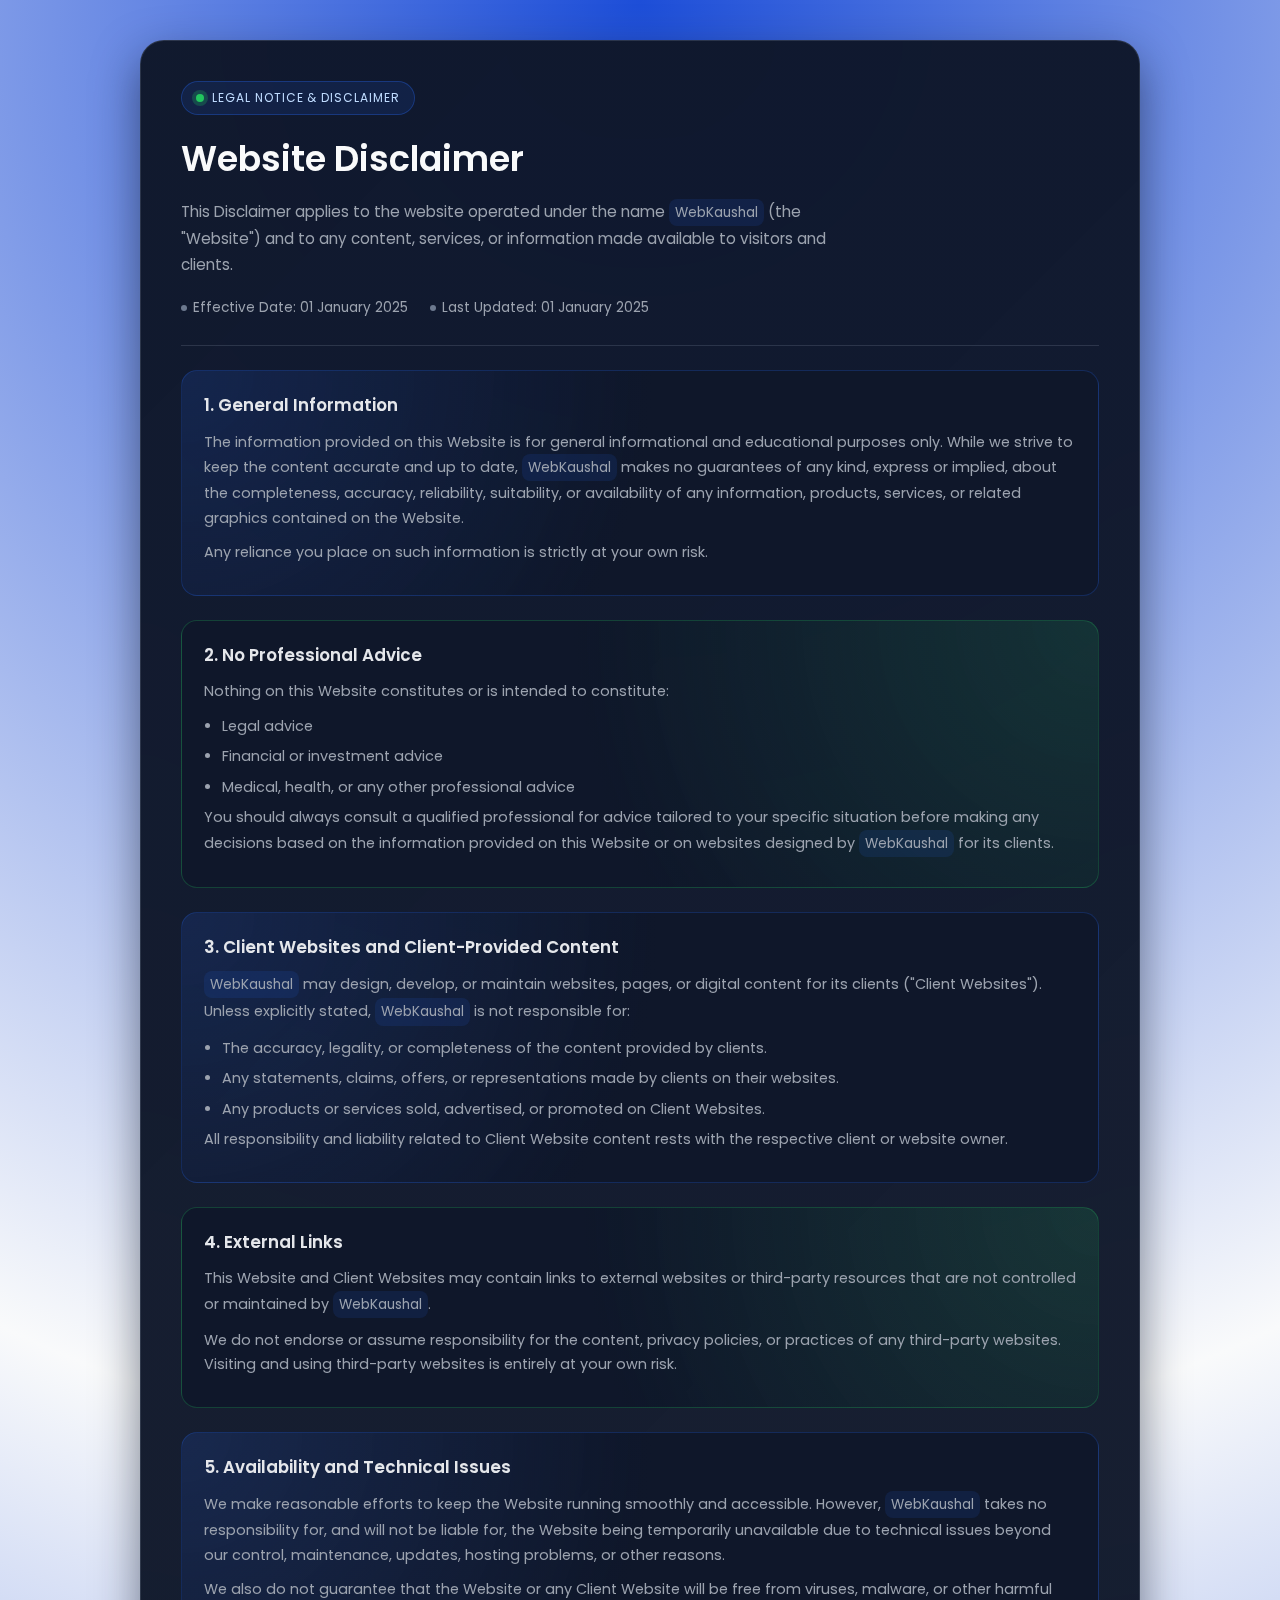
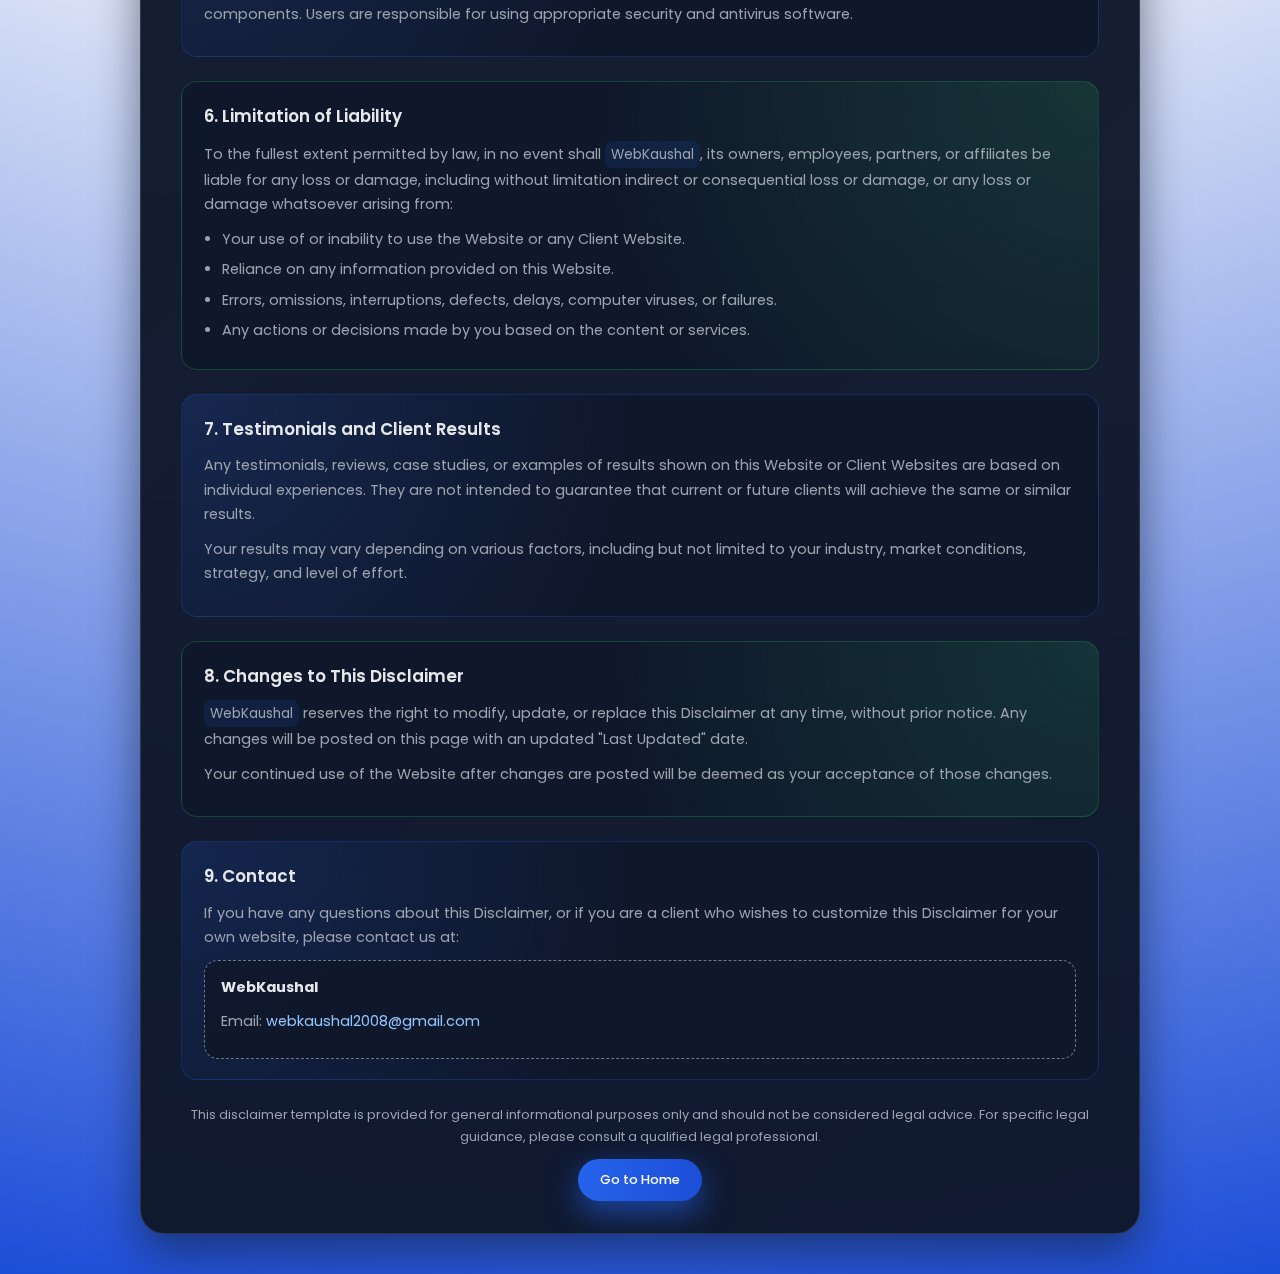
<file: discalmber.html>
<!DOCTYPE html>
<html lang="en">
<head>
    <meta charset="UTF-8" />
    <meta name="viewport" content="width=device-width, initial-scale=1.0" />
    <title>Disclaimer | WebKaushal</title>

    <!-- Google Font -->
    <link href="https://fonts.googleapis.com/css2?family=Poppins:wght@300;400;500;600;700&display=swap" rel="stylesheet" />

    <style>
        :root {
            --primary: #2563eb;
            --primary-soft: rgba(37, 99, 235, 0.08);
            --bg: #0f172a;
            --bg-soft: #020617;
            --card: rgba(15, 23, 42, 0.95);
            --text: #e5e7eb;
            --muted: #9ca3af;
            --border: rgba(148, 163, 184, 0.2);
            --accent: #22c55e;
            --radius-lg: 16px;
            --radius-xl: 24px;
            --shadow-soft: 0 18px 45px rgba(15, 23, 42, 0.55);
        }

        * {
            margin: 0;
            padding: 0;
            box-sizing: border-box;
        }

        html {
            scroll-behavior: smooth;
        }

        body {
            font-family: "Poppins", sans-serif;
            background: radial-gradient(circle at top, #1d4ed8 0, #f9fafb 50%, #1d4ed8 100%);
            color: var(--text);
            line-height: 1.7;
            min-height: 100vh;
            display: flex;
            align-items: stretch;
            justify-content: center;
            padding: 40px 16px;
        }

        .wrapper {
            max-width: 1000px;
            width: 100%;
        }

        .card {
            background: linear-gradient(135deg, rgba(15,23,42,0.98), rgba(15,23,42,0.96));
            border-radius: var(--radius-xl);
            box-shadow: var(--shadow-soft);
            border: 1px solid var(--border);
            padding: 32px 24px 28px;
            backdrop-filter: blur(26px);
        }

        /* Tablet & down – better responsive spacing */
        @media (max-width: 768px) {
            body {
                padding: 24px 12px;
            }

            .card {
                padding: 24px 18px 20px;
            }
        }

        /* Desktop extra padding */
        @media (min-width: 768px) {
            .card {
                padding: 40px 40px 32px;
            }
        }

        .badge {
            display: inline-flex;
            align-items: center;
            gap: 8px;
            padding: 6px 14px;
            border-radius: 999px;
            background: rgba(37, 99, 235, 0.12);
            border: 1px solid rgba(37, 99, 235, 0.35);
            font-size: 12px;
            letter-spacing: 0.08em;
            text-transform: uppercase;
            color: #bfdbfe;
            margin-bottom: 14px;
        }

        .badge-dot {
            width: 8px;
            height: 8px;
            border-radius: 999px;
            background: var(--accent);
            box-shadow: 0 0 0 4px rgba(34, 197, 94, 0.25);
        }

        header {
            margin-bottom: 24px;
        }

        header h1 {
            font-size: 1.8rem;
            font-weight: 600;
            margin-bottom: 10px;
            color: #f9fafb;
        }

        @media (min-width: 768px) {
            header h1 {
                font-size: 2.2rem;
            }
        }

        .subtitle {
            font-size: 0.95rem;
            color: var(--muted);
            max-width: 700px;
        }

        .meta {
            display: flex;
            flex-wrap: wrap;
            gap: 12px 22px;
            margin-top: 18px;
            font-size: 0.85rem;
            color: var(--muted);
        }

        .meta span {
            display: inline-flex;
            align-items: center;
            gap: 6px;
        }

        .meta span::before {
            content: "";
            width: 6px;
            height: 6px;
            border-radius: 999px;
            background: rgba(148, 163, 184, 0.7);
        }

        .content {
            margin-top: 26px;
            border-top: 1px solid var(--border);
            padding-top: 24px;
        }

        section.disclaimer-block {
            margin-bottom: 24px;
            padding: 18px 16px;
            border-radius: var(--radius-lg);
            background: radial-gradient(circle at top left,
                    rgba(37, 99, 235, 0.16),
                    rgba(15, 23, 42, 1) 50%);
            border: 1px solid rgba(37, 99, 235, 0.25);
        }

        section.disclaimer-block:nth-child(even) {
            background: radial-gradient(circle at top right,
                    rgba(34, 197, 94, 0.14),
                    rgba(15, 23, 42, 1) 55%);
            border-color: rgba(34, 197, 94, 0.25);
        }

        @media (min-width: 768px) {
            section.disclaimer-block {
                padding: 20px 22px;
            }
        }

        .disclaimer-block h2 {
            font-size: 1.05rem;
            margin-bottom: 10px;
            font-weight: 600;
            color: #e5e7eb;
        }

        .disclaimer-block p {
            font-size: 0.9rem;
            color: var(--muted);
            margin-bottom: 10px;
        }

        .disclaimer-block ul {
            padding-left: 18px;
            margin-top: 6px;
            font-size: 0.9rem;
            color: var(--muted);
        }

        .disclaimer-block ul li {
            margin-bottom: 6px;
        }

        .highlight {
            background: rgba(37, 99, 235, 0.12);
            display: inline-flex;
            padding: 2px 6px;
            border-radius: 8px;
            font-size: 0.85rem;
        }

        .contact-box {
            margin-top: 10px;
            padding: 14px 16px;
            border-radius: 14px;
            background: rgba(15, 23, 42, 0.9);
            border: 1px dashed rgba(148, 163, 184, 0.7);
            font-size: 0.9rem;
            color: var(--muted);
        }

        .contact-box strong {
            color: #e5e7eb;
        }

        a {
            color: #93c5fd;
            text-decoration: none;
        }

        a:hover {
            text-decoration: none;
        }

        .buttons {
            display: flex;
            justify-content: center;
            margin-top: 12px;
        }

        .btn {
            padding: 10px 22px;
            border-radius: 999px;
            font-weight: 500;
            text-decoration: none;
            transition: 0.2s ease;
            display: inline-flex;
            align-items: center;
            justify-content: center;
            white-space: nowrap;
        }

        .btn-primary {
            background: linear-gradient(to right, #2563eb, #1d4ed8);
            color: white;
            box-shadow: 0 12px 30px rgba(37, 99, 235, 0.6);
        }

        .btn-primary:hover {
            transform: translateY(-2px);
            box-shadow: 0 16px 40px rgba(37, 99, 235, 0.8);
        }

        .steps-list li::marker {
            color: #60a5fa;
        }

        footer {
            margin-top: 18px;
            font-size: 0.8rem;
            color: var(--muted);
            text-align: center;
        }

        .back-link {
            display: inline-flex;
            align-items: center;
            gap: 6px;
            margin-top: 10px;
            font-size: 0.85rem;
        }

        .back-link span {
            font-size: 1.1rem;
            line-height: 1;
        }

        /* Extra small screens (phones) */
        @media (max-width: 480px) {
            header h1 {
                font-size: 1.5rem;
            }

            .subtitle {
                font-size: 0.9rem;
            }

            section.disclaimer-block {
                padding: 16px 12px;
            }

            .buttons {
                flex-direction: column;
            }

            .btn {
                width: 100%;
                text-align: center;
            }
        }
    </style>
</head>
<body>
    <div class="wrapper">
        <main class="card">
            <div class="badge">
                <span class="badge-dot"></span>
                Legal Notice & Disclaimer
            </div>

            <header>
                <h1>Website Disclaimer</h1>
                <p class="subtitle">
                    This Disclaimer applies to the website operated under the name
                    <span class="highlight">WebKaushal</span> (the "Website") and to any content,
                    services, or information made available to visitors and clients.
                </p>
                <div class="meta">
                    <span>Effective Date: 01 January 2025</span>
                    <span>Last Updated: 01 January 2025</span>
                </div>
            </header>

            <div class="content">

                <!-- 1. General Information -->
                <section class="disclaimer-block" id="general">
                    <h2>1. General Information</h2>
                    <p>
                        The information provided on this Website is for general informational and
                        educational purposes only. While we strive to keep the content accurate and
                        up to date, <span class="highlight">WebKaushal</span> makes no guarantees of
                        any kind, express or implied, about the completeness, accuracy, reliability,
                        suitability, or availability of any information, products, services, or
                        related graphics contained on the Website.
                    </p>
                    <p>
                        Any reliance you place on such information is strictly at your own risk.
                    </p>
                </section>

                <!-- 2. No Professional Advice -->
                <section class="disclaimer-block" id="advice">
                    <h2>2. No Professional Advice</h2>
                    <p>
                        Nothing on this Website constitutes or is intended to constitute:
                    </p>
                    <ul>
                        <li>Legal advice</li>
                        <li>Financial or investment advice</li>
                        <li>Medical, health, or any other professional advice</li>
                    </ul>
                    <p>
                        You should always consult a qualified professional for advice tailored to
                        your specific situation before making any decisions based on the information
                        provided on this Website or on websites designed by <span class="highlight">WebKaushal</span>
                        for its clients.
                    </p>
                </section>

                <!-- 3. Client Websites & Content -->
                <section class="disclaimer-block" id="client-sites">
                    <h2>3. Client Websites and Client-Provided Content</h2>
                    <p>
                        <span class="highlight">WebKaushal</span> may design, develop, or maintain
                        websites, pages, or digital content for its clients ("Client Websites").
                        Unless explicitly stated, <span class="highlight">WebKaushal</span> is not
                        responsible for:
                    </p>
                    <ul>
                        <li>The accuracy, legality, or completeness of the content provided by clients.</li>
                        <li>Any statements, claims, offers, or representations made by clients on their websites.</li>
                        <li>Any products or services sold, advertised, or promoted on Client Websites.</li>
                    </ul>
                    <p>
                        All responsibility and liability related to Client Website content rests with
                        the respective client or website owner.
                    </p>
                </section>

                <!-- 4. External Links -->
                <section class="disclaimer-block" id="links">
                    <h2>4. External Links</h2>
                    <p>
                        This Website and Client Websites may contain links to external websites or
                        third-party resources that are not controlled or maintained by
                        <span class="highlight">WebKaushal</span>.
                    </p>
                    <p>
                        We do not endorse or assume responsibility for the content, privacy policies,
                        or practices of any third-party websites. Visiting and using third-party
                        websites is entirely at your own risk.
                    </p>
                </section>

                <!-- 5. Technical Issues -->
                <section class="disclaimer-block" id="technical">
                    <h2>5. Availability and Technical Issues</h2>
                    <p>
                        We make reasonable efforts to keep the Website running smoothly and
                        accessible. However, <span class="highlight">WebKaushal</span> takes no
                        responsibility for, and will not be liable for, the Website being temporarily
                        unavailable due to technical issues beyond our control, maintenance, updates,
                        hosting problems, or other reasons.
                    </p>
                    <p>
                        We also do not guarantee that the Website or any Client Website will be free
                        from viruses, malware, or other harmful components. Users are responsible for
                        using appropriate security and antivirus software.
                    </p>
                </section>

                <!-- 6. Limitation of Liability -->
                <section class="disclaimer-block" id="liability">
                    <h2>6. Limitation of Liability</h2>
                    <p>
                        To the fullest extent permitted by law, in no event shall
                        <span class="highlight">WebKaushal</span>, its owners, employees, partners,
                        or affiliates be liable for any loss or damage, including without limitation
                        indirect or consequential loss or damage, or any loss or damage whatsoever
                        arising from:
                    </p>
                    <ul>
                        <li>Your use of or inability to use the Website or any Client Website.</li>
                        <li>Reliance on any information provided on this Website.</li>
                        <li>Errors, omissions, interruptions, defects, delays, computer viruses, or failures.</li>
                        <li>Any actions or decisions made by you based on the content or services.</li>
                    </ul>
                </section>

                <!-- 7. Testimonials & Results -->
                <section class="disclaimer-block" id="testimonials">
                    <h2>7. Testimonials and Client Results</h2>
                    <p>
                        Any testimonials, reviews, case studies, or examples of results shown on this
                        Website or Client Websites are based on individual experiences. They are not
                        intended to guarantee that current or future clients will achieve the same or
                        similar results.
                    </p>
                    <p>
                        Your results may vary depending on various factors, including but not limited
                        to your industry, market conditions, strategy, and level of effort.
                    </p>
                </section>

                <!-- 8. Changes to This Disclaimer -->
                <section class="disclaimer-block" id="changes">
                    <h2>8. Changes to This Disclaimer</h2>
                    <p>
                        <span class="highlight">WebKaushal</span> reserves the right to modify,
                        update, or replace this Disclaimer at any time, without prior notice. Any
                        changes will be posted on this page with an updated "Last Updated" date.
                    </p>
                    <p>
                        Your continued use of the Website after changes are posted will be deemed as
                        your acceptance of those changes.
                    </p>
                </section>

                <!-- 9. Contact -->
                <section class="disclaimer-block" id="contact">
                    <h2>9. Contact</h2>
                    <p>
                        If you have any questions about this Disclaimer, or if you are a client who
                        wishes to customize this Disclaimer for your own website, please contact us at:
                    </p>

                    <div class="contact-box">
                        <p><strong>WebKaushal</strong></p>
                        <p>Email: <a href="mailto:webkaushal2008@gmail.com">webkaushal2008@gmail.com</a></p>
                    </div>
                </section>
            </div>

            <footer>
                <p>
                    This disclaimer template is provided for general informational purposes only and
                    should not be considered legal advice. For specific legal guidance, please consult
                    a qualified legal professional.
                </p>
                <div class="buttons">
                    <a href="index.html" class="btn btn-primary">Go to Home</a>
                </div>
            </footer>
        </main>
    </div>
</div>
        <script>
            document.addEventListener
            ("contextmenu", function(e)
            {
                e.preventDefault()
            },false)
        </script>
</body>
</html>
</file>
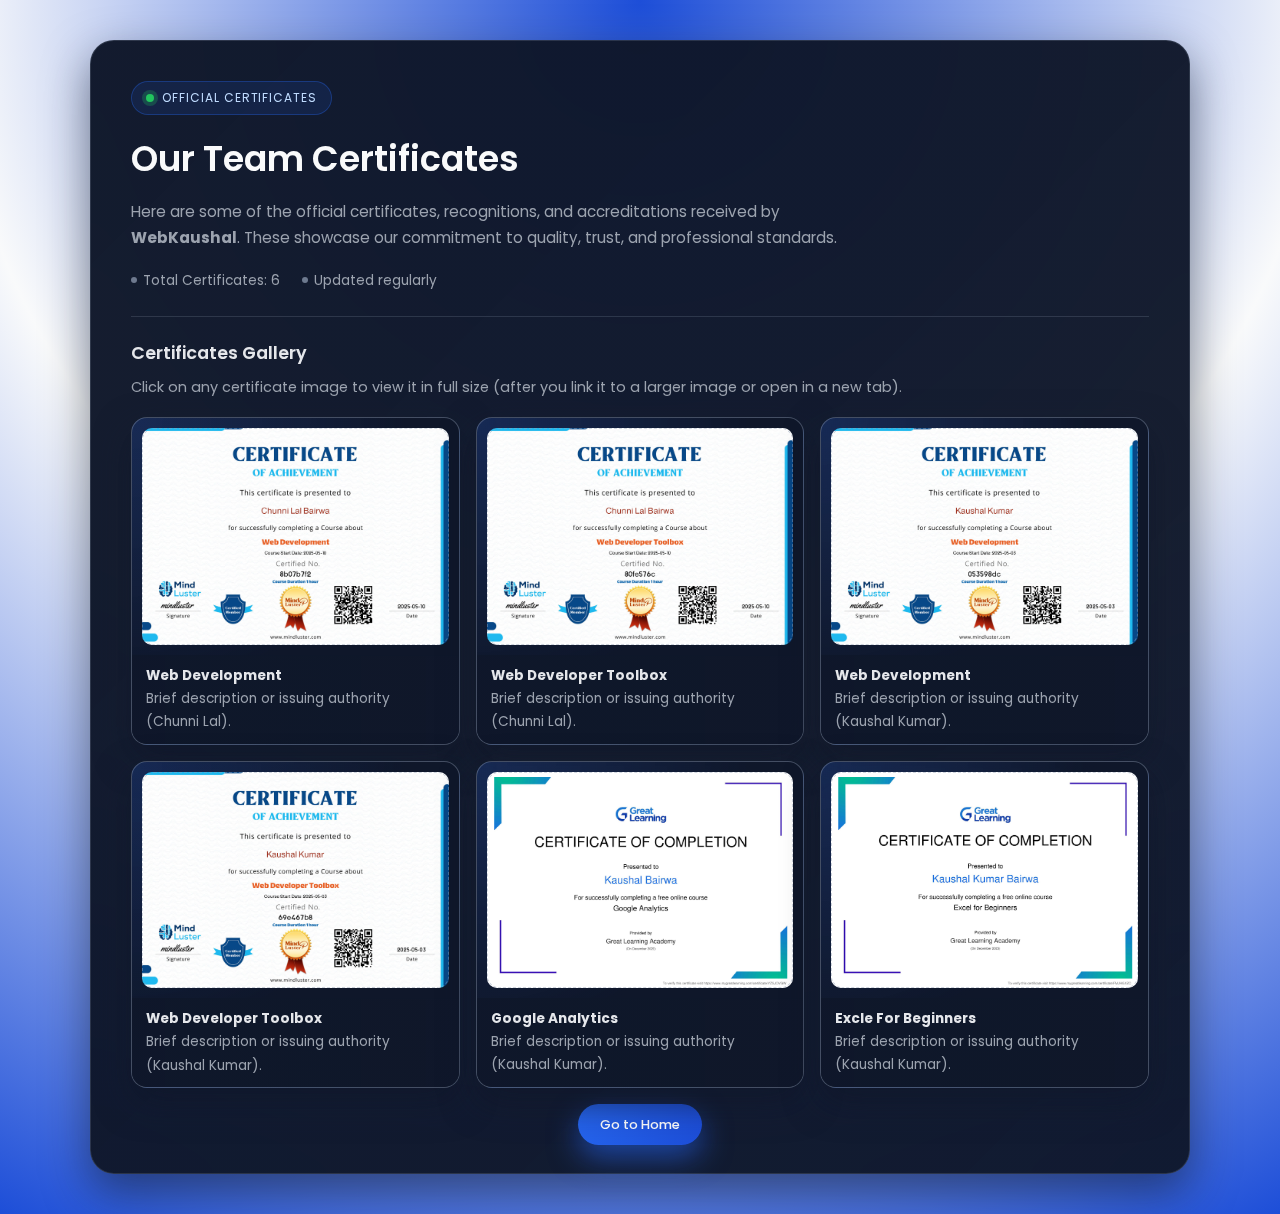
<file: ourcertificates.html>
<!DOCTYPE html>
<html lang="en">
<head>
    <meta charset="UTF-8" />
    <meta name="viewport" content="width=device-width, initial-scale=1.0" />
    <title>Our Certificates | WebKaushal</title>

    <!-- Google Font -->
    <link href="https://fonts.googleapis.com/css2?family=Poppins:wght@300;400;500;600;700&display=swap" rel="stylesheet" />

    <style>
        :root {
            --primary: #2563eb;
            --primary-soft: rgba(37, 99, 235, 0.08);
            --bg: #0f172a;
            --bg-soft: #020617;
            --card: rgba(15, 23, 42, 0.95);
            --text: #e5e7eb;
            --muted: #9ca3af;
            --border: rgba(148, 163, 184, 0.2);
            --accent: #22c55e;
            --radius-lg: 16px;
            --radius-xl: 24px;
            --shadow-soft: 0 18px 45px rgba(15, 23, 42, 0.55);
        }

        * {
            margin: 0;
            padding: 0;
            box-sizing: border-box;
        }

        html {
            scroll-behavior: smooth;
        }

        body {
            font-family: "Poppins", sans-serif;
            background: radial-gradient(circle at top, #1d4ed8 0, #f9fafb 50%, #1d4ed8 100%);
            color: var(--text);
            line-height: 1.7;
            min-height: 100vh;
            display: flex;
            align-items: stretch;
            justify-content: center;
            padding: 40px 16px;
        }

        .wrapper {
            max-width: 1100px;
            width: 100%;
        }

        .card {
            background: linear-gradient(135deg, rgba(15,23,42,0.98), rgba(15,23,42,0.96));
            border-radius: var(--radius-xl);
            box-shadow: var(--shadow-soft);
            border: 1px solid var(--border);
            padding: 32px 24px 24px;
            backdrop-filter: blur(26px);
        }

        /* Tablet & down – better spacing */
        @media (max-width: 768px) {
            body {
                padding: 24px 12px;
            }

            .card {
                padding: 24px 18px 20px;
            }
        }

        @media (min-width: 768px) {
            .card {
                padding: 40px 40px 28px;
            }
        }

        .badge {
            display: inline-flex;
            align-items: center;
            gap: 8px;
            padding: 6px 14px;
            border-radius: 999px;
            background: rgba(37, 99, 235, 0.12);
            border: 1px solid rgba(37, 99, 235, 0.35);
            font-size: 12px;
            letter-spacing: 0.08em;
            text-transform: uppercase;
            color: #bfdbfe;
            margin-bottom: 14px;
        }

        .badge-dot {
            width: 8px;
            height: 8px;
            border-radius: 999px;
            background: var(--accent);
            box-shadow: 0 0 0 4px rgba(34, 197, 94, 0.25);
        }

        header {
            margin-bottom: 20px;
        }

        header h1 {
            font-size: 1.8rem;
            font-weight: 600;
            margin-bottom: 10px;
            color: #f9fafb;
        }

        @media (min-width: 768px) {
            header h1 {
                font-size: 2.2rem;
            }
        }

        .subtitle {
            font-size: 0.95rem;
            color: var(--muted);
            max-width: 720px;
        }

        .meta {
            display: flex;
            flex-wrap: wrap;
            gap: 12px 22px;
            margin-top: 18px;
            font-size: 0.85rem;
            color: var(--muted);
        }

        .meta span {
            display: inline-flex;
            align-items: center;
            gap: 6px;
        }

        .meta span::before {
            content: "";
            width: 6px;
            height: 6px;
            border-radius: 999px;
            background: rgba(148, 163, 184, 0.7);
        }

        .content {
            margin-top: 24px;
            border-top: 1px solid var(--border);
            padding-top: 22px;
        }

        /* Certificates Gallery */
        .certificates-section {
            margin-bottom: 10px;
        }

        .certificates-header {
            display: flex;
            flex-direction: column;
            gap: 6px;
            margin-bottom: 18px;
        }

        .certificates-header h2 {
            font-size: 1.1rem;
            font-weight: 600;
            color: #e5e7eb;
        }

        .certificates-header p {
            font-size: 0.9rem;
            color: var(--muted);
        }

        .certificates-grid {
            display: grid;
            grid-template-columns: repeat(1, minmax(0, 1fr));
            gap: 16px;
        }

        @media (min-width: 640px) {
            .certificates-grid {
                grid-template-columns: repeat(2, minmax(0, 1fr));
            }
        }

        @media (min-width: 992px) {
            .certificates-grid {
                grid-template-columns: repeat(3, minmax(0, 1fr));
            }
        }

        .certificate-card {
            position: relative;
            overflow: hidden;
            border-radius: var(--radius-lg);
            background: radial-gradient(circle at top left,
                rgba(37, 99, 235, 0.20),
                rgba(15, 23, 42, 1) 60%);
            border: 1px solid rgba(148, 163, 184, 0.4);
            box-shadow: 0 14px 35px rgba(15, 23, 42, 0.65);
            transition: transform 0.25s ease, box-shadow 0.25s ease, border-color 0.25s ease;
        }

        .certificate-card:hover {
            transform: translateY(-4px) scale(1.01);
            box-shadow: 0 20px 45px rgba(15, 23, 42, 0.85);
            border-color: rgba(37, 99, 235, 0.8);
        }

        .certificate-image-wrap {
            position: relative;
            padding: 10px;
        }

        .certificate-image-wrap::after {
            content: "";
            position: absolute;
            inset: 10px;
            border-radius: 12px;
            border: 1px dashed rgba(148, 163, 184, 0.45);
            pointer-events: none;
        }

        .certificate-image {
            width: 100%;
            display: block;
            border-radius: 10px;
            object-fit: cover;
        }

        .certificate-caption {
            padding: 8px 14px 10px;
            font-size: 0.85rem;
            color: var(--muted);
            border-top: 1px solid rgba(15, 23, 42, 0.95);
            background: linear-gradient(to right,
                    rgba(15, 23, 42, 0.98),
                    rgba(15, 23, 42, 0.96));
        }

        .certificate-caption strong {
            color: #e5e7eb;
        }

        a {
            color: #93c5fd;
            text-decoration: none;
        }

        a:hover {
            text-decoration: none;
        }

        .buttons {
            display: flex;
            justify-content: center;
            margin-top: 10px;
        }

        .btn {
            padding: 10px 22px;
            border-radius: 999px;
            font-weight: 500;
            text-decoration: none;
            transition: 0.2s ease;
            display: inline-flex;
            align-items: center;
            justify-content: center;
            white-space: nowrap;
        }

        .btn-primary {
            background: linear-gradient(to right, #2563eb, #1d4ed8);
            color: white;
            box-shadow: 0 12px 30px rgba(37, 99, 235, 0.6);
        }

        .btn-primary:hover {
            transform: translateY(-2px);
            box-shadow: 0 16px 40px rgba(37, 99, 235, 0.8);
        }

        footer {
            margin-top: 16px;
            font-size: 0.8rem;
            color: var(--muted);
            text-align: center;
        }

        .back-link {
            display: inline-flex;
            align-items: center;
            gap: 6px;
            margin-top: 10px;
            font-size: 0.85rem;
        }

        .back-link span {
            font-size: 1.1rem;
            line-height: 1;
        }

        /* Extra small screens (mobiles) */
        @media (max-width: 480px) {
            header h1 {
                font-size: 1.5rem;
            }

            .subtitle {
                font-size: 0.9rem;
            }

            .certificates-header h2 {
                font-size: 1rem;
            }

            .certificates-header p {
                font-size: 0.85rem;
            }

            .certificate-caption {
                font-size: 0.8rem;
            }

            .buttons {
                flex-direction: column;
            }

            .btn {
                width: 100%;
                text-align: center;
            }
        }
    </style>
</head>
<body>
    <div class="wrapper">
        <main class="card">
            <div class="badge">
                <span class="badge-dot"></span>
                Official Certificates
            </div>

            <header>
                <h1>Our Team Certificates</h1>
                <p class="subtitle">
                    Here are some of the official certificates, recognitions, and accreditations
                    received by <strong>WebKaushal</strong>. These showcase our commitment to
                    quality, trust, and professional standards.
                </p>
                <div class="meta">
                    <span>Total Certificates: 6</span>
                    <span>Updated regularly</span>
                </div>
            </header>

            <div class="content">
                <section class="certificates-section">
                    <div class="certificates-header">
                        <h2>Certificates Gallery</h2>
                        <p>
                            Click on any certificate image to view it in full size (after you link it
                            to a larger image or open in a new tab).
                        </p>
                    </div>

                    <div class="certificates-grid">
                        <!-- Certificate 1 -->
                        <div class="certificate-card">
                            <a href="images/Web Development (chunni lal).pdf" target="_blank" rel="noopener noreferrer">
                                <div class="certificate-image-wrap">
                                    <img src="images/chunni (1).jpg" alt="Certificate 1" class="certificate-image" />
                                </div>
                            </a>
                            <div class="certificate-caption">
                                <strong>Web Development</strong><br />
                                Brief description or issuing authority (Chunni Lal).
                            </div>
                        </div>

                        <!-- Certificate 2 -->
                        <div class="certificate-card">
                            <a href="images/Web developer Tool Box(chunni lal).pdf" target="_blank" rel="noopener noreferrer">
                                <div class="certificate-image-wrap">
                                    <img src="images/chunni (2).jpg" alt="Certificate 2" class="certificate-image" />
                                </div>
                            </a>
                            <div class="certificate-caption">
                                <strong>Web Developer Toolbox</strong><br />
                                Brief description or issuing authority (Chunni Lal).
                            </div>
                        </div>

                        <!-- Certificate 3 -->
                        <div class="certificate-card">
                            <a href="images/k1.pdf" target="_blank" rel="noopener noreferrer">
                                <div class="certificate-image-wrap">
                                    <img src="images/k2.jpg" alt="Certificate 3" class="certificate-image" />
                                </div>
                            </a>
                            <div class="certificate-caption">
                                <strong>Web Development</strong><br />
                                Brief description or issuing authority (Kaushal Kumar).
                            </div>
                        </div>

                        <!-- Certificate 4 -->
                        <div class="certificate-card">
                            <a href="images/k.pdf" target="_blank" rel="noopener noreferrer">
                                <div class="certificate-image-wrap">
                                    <img src="images/k.jpg" alt="Certificate 4" class="certificate-image" />
                                </div>
                            </a>
                            <div class="certificate-caption">
                                <strong>Web Developer Toolbox</strong><br />
                                Brief description or issuing authority (Kaushal Kumar).
                            </div>
                        </div>

                        <!-- Certificate 5 -->
                        <div class="certificate-card">
                            <a href="images/kaushal-google.pdf" target="_blank" rel="noopener noreferrer">
                                <div class="certificate-image-wrap">
                                    <img src="images/google.png" alt="Certificate 5" class="certificate-image" />
                                </div>
                            </a>
                            <div class="certificate-caption">
                                <strong>Google Analytics</strong><br />
                                Brief description or issuing authority (Kaushal Kumar).
                            </div>
                        </div>

                        <!-- Certificate 6 -->
                        <div class="certificate-card">
                            <a href="images/kaushal kumar bairwa.pdf" target="_blank" rel="noopener noreferrer">
                                <div class="certificate-image-wrap">
                                    <img src="images/excle.png" alt="Certificate 6" class="certificate-image" />
                                </div>
                            </a>
                            <div class="certificate-caption">
                                <strong>Excle For Beginners</strong><br />
                                Brief description or issuing authority (Kaushal Kumar).
                            </div>
                        </div>
                    </div>
                </section>
            </div>

            <footer>
                <div class="buttons">
                    <a href="index.html" class="btn btn-primary">Go to Home</a>
                </div>
            </footer>
        </main>
    </div>
</div>
        <script>
            document.addEventListener
            ("contextmenu", function(e)
            {
                e.preventDefault()
            },false)
        </script>
</body>
</html>
</file>
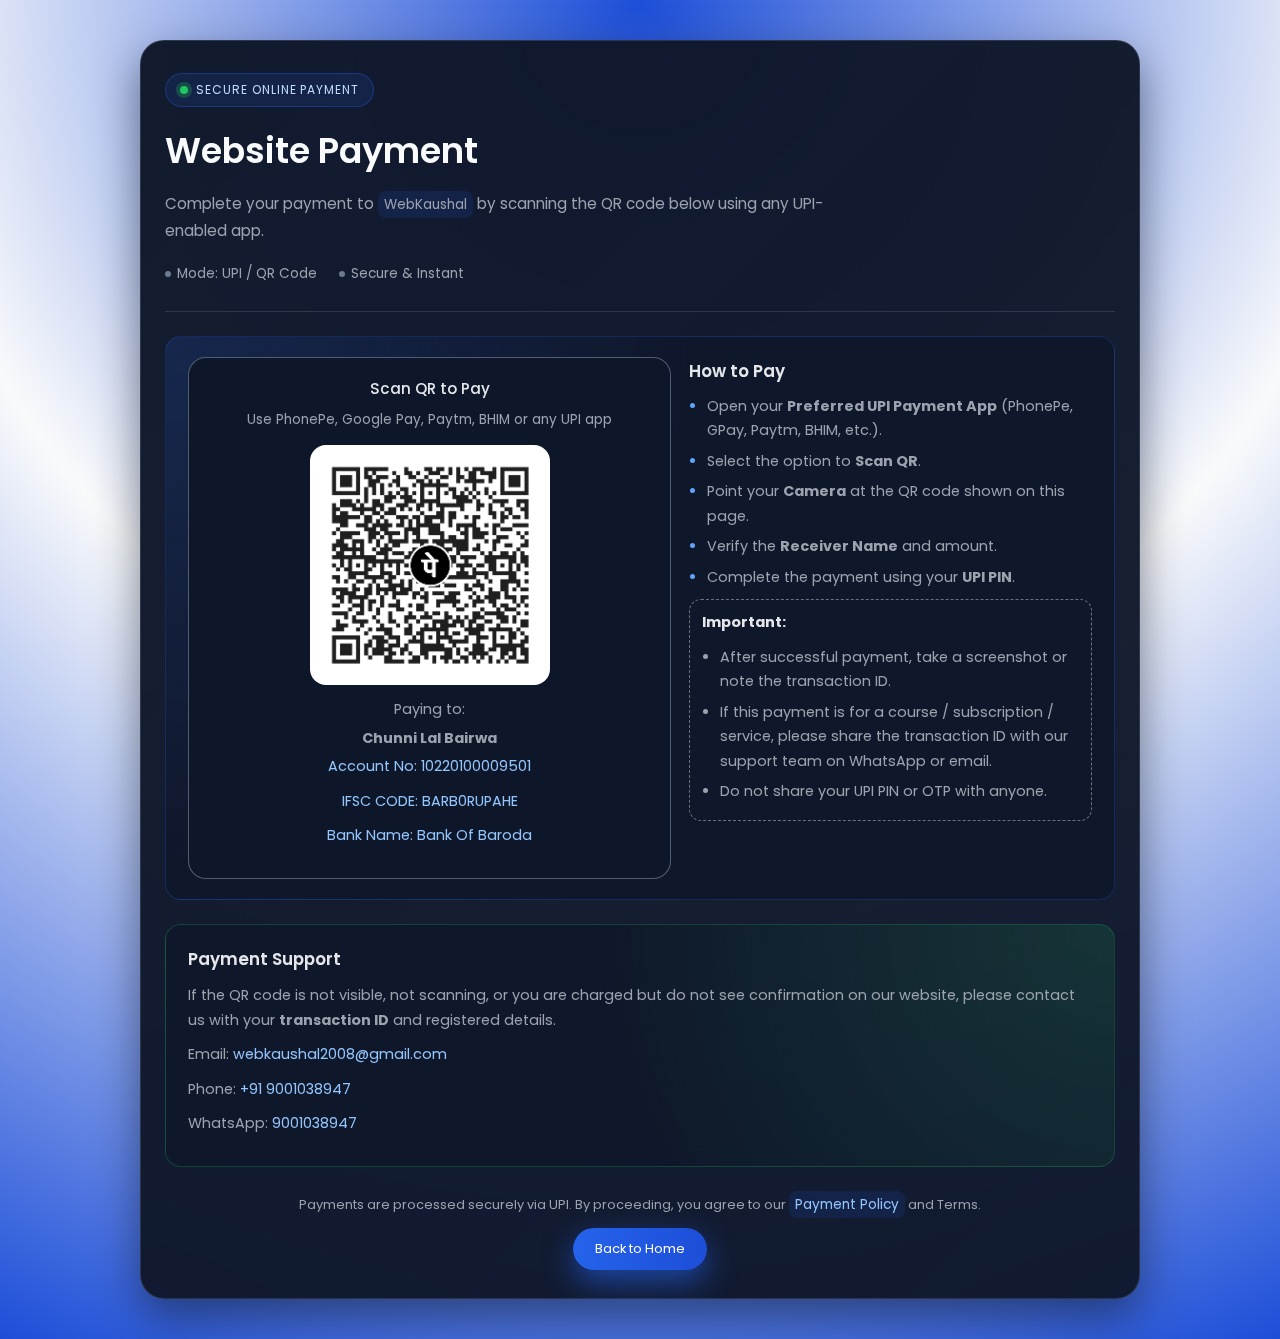
<file: payment.html>
<!DOCTYPE html>
<html lang="en">
<head>
    <meta charset="UTF-8" />
    <meta name="viewport" content="width=device-width, initial-scale=1.0" />
    <title>Payment | By WebKaushal</title>

    <!-- Google Font -->
    <link href="https://fonts.googleapis.com/css2?family=Poppins:wght@300;400;500;600;700&display=swap" rel="stylesheet" />
    <link rel="icon" href="images/Logo!.png">

    <style>
        :root {
            --primary: #2563eb;
            --primary-soft: rgba(37, 99, 235, 0.08);
            --bg: #0f172a;
            --bg-soft: #020617;
            --card: rgba(15, 23, 42, 0.95);
            --text: #e5e7eb;
            --muted: #9ca3af;
            --border: rgba(148, 163, 184, 0.2);
            --accent: #22c55e;
            --radius-lg: 16px;
            --radius-xl: 24px;
            --shadow-soft: 0 18px 45px rgba(15, 23, 42, 0.55);
        }

        * {
            margin: 0;
            padding: 0;
            box-sizing: border-box;
        }

        html {
            scroll-behavior: smooth;
        }

        body {
            font-family: "Poppins", sans-serif;
            background: radial-gradient(circle at top, #1d4ed8 0, #f9fafb 50%, #1d4ed8 100%);
            color: var(--text);
            line-height: 1.7;
            min-height: 100vh;
            display: flex;
            align-items: stretch;
            justify-content: center;
            padding: 40px 16px;
        }

        .wrapper {
            max-width: 1000px;
            width: 100%;
        }

        .card {
            background: linear-gradient(135deg, rgba(15,23,42,0.98), rgba(15,23,42,0.96));
            border-radius: var(--radius-xl);
            box-shadow: var(--shadow-soft);
            border: 1px solid var(--border);
            padding: 32px 24px 28px;
            backdrop-filter: blur(26px);
        }

        /* ---- Tablet & Down (Better Mobile Padding) ---- */
        @media (max-width: 768px) {
            body {
                padding: 24px 12px;
            }

            .card {
                padding: 24px 18px 20px;
            }
        }

        .badge {
            display: inline-flex;
            align-items: center;
            gap: 8px;
            padding: 6px 14px;
            border-radius: 999px;
            background: rgba(37, 99, 235, 0.12);
            border: 1px solid rgba(37, 99, 235, 0.35);
            font-size: 12px;
            letter-spacing: 0.08em;
            text-transform: uppercase;
            color: #bfdbfe;
            margin-bottom: 14px;
        }

        .badge-dot {
            width: 8px;
            height: 8px;
            border-radius: 999px;
            background: var(--accent);
            box-shadow: 0 0 0 4px rgba(34, 197, 94, 0.25);
        }

        header {
            margin-bottom: 24px;
        }

        header h1 {
            font-size: 1.8rem;
            font-weight: 600;
            margin-bottom: 10px;
            color: #f9fafb;
        }

        @media (min-width: 768px) {
            header h1 {
                font-size: 2.2rem;
            }
        }

        .subtitle {
            font-size: 0.95rem;
            color: var(--muted);
            max-width: 700px;
        }

        .meta {
            display: flex;
            flex-wrap: wrap;
            gap: 12px 22px;
            margin-top: 18px;
            font-size: 0.85rem;
            color: var(--muted);
        }

        .meta span {
            display: inline-flex;
            align-items: center;
            gap: 6px;
        }

        .meta span::before {
            content: "";
            width: 6px;
            height: 6px;
            border-radius: 999px;
            background: rgba(148, 163, 184, 0.7);
        }

        .content {
            margin-top: 26px;
            border-top: 1px solid var(--border);
            padding-top: 24px;
        }

        section.block {
            margin-bottom: 24px;
            padding: 18px 16px;
            border-radius: var(--radius-lg);
            background: radial-gradient(circle at top left,
                    rgba(37, 99, 235, 0.16),
                    rgba(15, 23, 42, 1) 50%);
            border: 1px solid rgba(37, 99, 235, 0.25);
        }

        section.block:nth-child(even) {
            background: radial-gradient(circle at top right,
                    rgba(34, 197, 94, 0.14),
                    rgba(15, 23, 42, 1) 55%);
            border-color: rgba(34, 197, 94, 0.25);
        }

        @media (min-width: 768px) {
            section.block {
                padding: 20px 22px;
            }
        }

        .block h2 {
            font-size: 1.05rem;
            margin-bottom: 10px;
            font-weight: 600;
            color: #e5e7eb;
        }

        .block p {
            font-size: 0.9rem;
            color: var(--muted);
            margin-bottom: 10px;
        }

        .block ul {
            padding-left: 18px;
            margin-top: 6px;
            font-size: 0.9rem;
            color: var(--muted);
        }

        .block ul li {
            margin-bottom: 6px;
        }

        .highlight {
            background: rgba(37, 99, 235, 0.12);
            display: inline-flex;
            padding: 2px 6px;
            border-radius: 8px;
            font-size: 0.85rem;
        }

        .payment-layout {
            display: grid;
            gap: 18px;
        }

        @media (min-width: 768px) {
            .payment-layout {
                grid-template-columns: minmax(0, 1.2fr) minmax(0, 1fr);
                align-items: flex-start;
            }
        }

        .qr-card {
            background: rgba(15, 23, 42, 0.96);
            border-radius: 18px;
            padding: 18px 16px 20px;
            border: 1px solid rgba(148, 163, 184, 0.5);
            text-align: center;
        }

        .qr-header {
            font-size: 0.95rem;
            margin-bottom: 6px;
            font-weight: 500;
        }

        .qr-sub {
            font-size: 0.85rem;
            color: var(--muted);
            margin-bottom: 14px;
        }

        .qr-box {
            background: #ffffff;
            border-radius: 16px;
            padding: 10px;
            display: inline-flex;
            justify-content: center;
            align-items: center;
            margin-bottom: 12px;
            max-width: 100%;
        }

        .qr-box img {
            display: block;
            width: 220px;
            height: 220px;
            object-fit: contain;
        }

        /* Make QR fully responsive on small screens */
        @media (max-width: 768px) {
            .qr-box img {
                width: 60vw;
                max-width: 220px;
                height: auto;
            }
        }

        .amount-tag {
            display: inline-flex;
            align-items: baseline;
            gap: 4px;
            padding: 6px 14px;
            border-radius: 999px;
            background: rgba(34, 197, 94, 0.12);
            border: 1px solid rgba(34, 197, 94, 0.4);
            font-size: 0.9rem;
            margin-bottom: 4px;
        }

        .amount-tag strong {
            font-size: 1.05rem;
            color: #bbf7d0;
        }

        .receiver {
            font-size: 0.9rem;
            color: var(--muted);
            margin-bottom: 4px;
        }

        .upi-id {
            font-size: 0.9rem;
            color: #93c5fd;
            margin-bottom: 10px;
            word-break: break-all;
        }

        .buttons {
            display: flex;
            justify-content: center;
            margin-top: 10px;
        }

        .btn {
            padding: 10px 22px;
            border-radius: 999px;
            font-weight: 500px;
            text-decoration: none;
            transition: 0.2s ease;
            display: inline-flex;
            align-items: center;
            justify-content: center;
            white-space: nowrap;
        }

        .btn-primary {
            background: linear-gradient(to right, #2563eb, #1d4ed8);
            color: white;
            box-shadow: 0 12px 30px rgba(37, 99, 235, 0.6);
        }

        .btn-primary:hover {
            transform: translateY(-2px);
            box-shadow: 0 16px 40px rgba(37, 99, 235, 0.8);
        }

        .steps-list li::marker {
            color: #60a5fa;
        }

        .note-box {
            margin-top: 10px;
            padding: 10px 12px;
            border-radius: 12px;
            border: 1px dashed rgba(248, 250, 252, 0.4);
            font-size: 0.85rem;
            color: var(--muted);
        }

        .note-box strong {
            color: #e5e7eb;
        }

        a {
            color: #93c5fd;
            text-decoration: none;
        }

        a:hover {
            text-decoration: none;
        }

        footer {
            margin-top: 18px;
            font-size: 0.8rem;
            color: var(--muted);
            text-align: center;
        }

        .back-link {
            display: inline-flex;
            align-items: center;
            gap: 6px;
            margin-top: 10px;
            font-size: 0.85rem;
        }

        .back-link span {
            font-size: 1.1rem;
            line-height: 1;
        }

        /* ---- Extra Small Screens (<= 480px) ---- */
        @media (max-width: 480px) {
            header h1 {
                font-size: 1.5rem;
            }

            .subtitle {
                font-size: 0.9rem;
            }

            section.block {
                padding: 16px 12px;
            }

            .payment-layout {
                gap: 14px;
            }

            .buttons {
                flex-direction: column;
            }

            .btn {
                width: 100%;
                text-align: center;
            }
        }

        /* ========= QUICK PAY button (mobile/tablet only) =========
           - hidden on larger screens
           - appears below QR card when viewport <= 768px
        */
        .quick-pay {
            display: none;          /* hide by default (desktop) */
            margin-top: 12px;
        }

        @media (max-width: 768px) {
            .quick-pay {
                display: inline-flex;   /* show on tablet/phone */
                width: 100%;
                justify-content: center;
            }

            /* make it visually align with other mobile rules */
            .quick-pay .btn {
                width: 100%;
                padding: 12px 16px;
                font-size: 1rem;
                border-radius: 12px;
            }
        }
    </style>
</head>
<body>
    <div class="wrapper">
        <main class="card">
            <div class="badge">
                <span class="badge-dot"></span>
                Secure Online Payment
            </div>

            <header>
                <h1>Website Payment</h1>
                <p class="subtitle">
                    Complete your payment to <span class="highlight">WebKaushal</span> by scanning
                    the QR code below using any UPI-enabled app.
                </p>
                <div class="meta">
                    <span>Mode: UPI / QR Code</span>
                    <span>Secure &amp; Instant</span>
                </div>
            </header>

            <div class="content">
                <section class="block">
                    <div class="payment-layout">
                        <!-- Left: QR + main payment info -->
                        <div class="qr-card">
                            <div class="qr-header">Scan QR to Pay</div>
                            <div class="qr-sub">Use PhonePe, Google Pay, Paytm, BHIM or any UPI app</div>

                            <div class="qr-box">
                                <!-- Replace this image with your real QR code -->
                                <img src="images/or.png" alt="UPI Payment QR Code">
                            </div>

                            <div class="receiver">Paying to:</div>
                            <!-- Change receiver name & UPI ID here -->
                            <div class="receiver"><strong>Chunni Lal Bairwa</strong></div>
                            <div class="upi-id">Account No: 10220100009501</div>
                            <div class="upi-id">IFSC CODE: BARB0RUPAHE </div>
                            <div class="upi-id">Bank Name: Bank Of Baroda </div>

                            <!-- QUICK PAY BUTTON (only visible on tablet/phone) -->
                            <!-- Replace "chunnilalbairwa22216-4@okhdfcbank" and params with a real UPI ID if you want deep-linking -->
                            <div class="quick-pay" aria-hidden="false">
                                <a id="quickPayBtn" class="btn btn-primary"
                                   href="upi://pay?pa=chunnilalbairwa22216-4@okhdfcbank&pn=Chunni%20Lal%20Bairwa&cu=INR"
                                   title="Quick Pay (opens UPI app)">
                                    Quick Pay
                                </a>
                            </div>
                        </div>

                        <!-- Right: Instructions & notes -->
                        <div>
                            <h2 style="font-size:1.05rem; margin-bottom:8px;">How to Pay</h2>
                            <ul class="steps-list">
                                <li>Open your <strong>Preferred UPI Payment App</strong> (PhonePe, GPay, Paytm, BHIM, etc.).</li>
                                <li>Select the option to <strong>Scan QR</strong>.</li>
                                <li>Point your <strong>Camera</strong> at the QR code shown on this page.</li>
                                <li>Verify the <strong>Receiver Name</strong> and amount.</li>
                                <li>Complete the payment using your <strong>UPI PIN</strong>.</li>
                            </ul>

                            <div class="note-box">
                                <p><strong>Important:</strong></p>
                                <ul>
                                    <li>After successful payment, take a screenshot or note the transaction ID.</li>
                                    <li>If this payment is for a course / subscription / service, please share the transaction ID with our support team on WhatsApp or email.</li>
                                    <li>Do not share your UPI PIN or OTP with anyone.</li>
                                </ul>
                            </div>
                        </div>
                    </div>
                </section>

                <section class="block">
                    <h2>Payment Support</h2>
                    <p>
                        If the QR code is not visible, not scanning, or you are charged but do not see
                        confirmation on our website, please contact us with your <strong>transaction ID</strong>
                        and registered details.
                    </p>
                    <p>
                        <p>Email: <a href="mailto:webkaushal2008@gmail.com">webkaushal2008@gmail.com</a></p>
                        <p>Phone: <a href="tel:9001038947">+91 9001038947</a></p>
                        <p>WhatsApp: <a href="whatsapp://send?phone=919001038947&text=Hello%2C%20Webkaushal%21">
                            9001038947
                        </a></p>
                    </p>
                </section>
            </div>


            <footer>
                <p>Payments are processed securely via UPI. By proceeding, you agree to our 
                <a href="paymentpolicy.html"><span class="highlight">Payment Policy</span></a> and Terms.</p>
                <div class="buttons">
                    <a href="index.html" class="btn btn-primary"> Back to Home</a>
                </div>
            </footer>
        </main>
    </div>

    <script>
        (function () {
            const quickBtn = document.getElementById('quickPayBtn');
            if (!quickBtn) return;

            // Your UPI ID
            const upiId = 'chunnilalbairwa22216-4@okhdfcbank';
            const payeeName = 'Chunni Lal Bairwa';

            // Universal UPI deep link
            const upiUrl =
                `upi://pay?pa=${encodeURIComponent(upiId)}&pn=${encodeURIComponent(payeeName)}&cu=INR`;

            quickBtn.addEventListener('click', function () {
                // ALWAYS open UPI app (no desktop fallback)
                window.location.href = upiUrl;
            });

        })();
    </script>

    <script>
        // disable right-click (preserved from your original file)
        document.addEventListener("contextmenu", function(e) {
            e.preventDefault();
        }, false);
    </script>
</body>
</html>
</file>
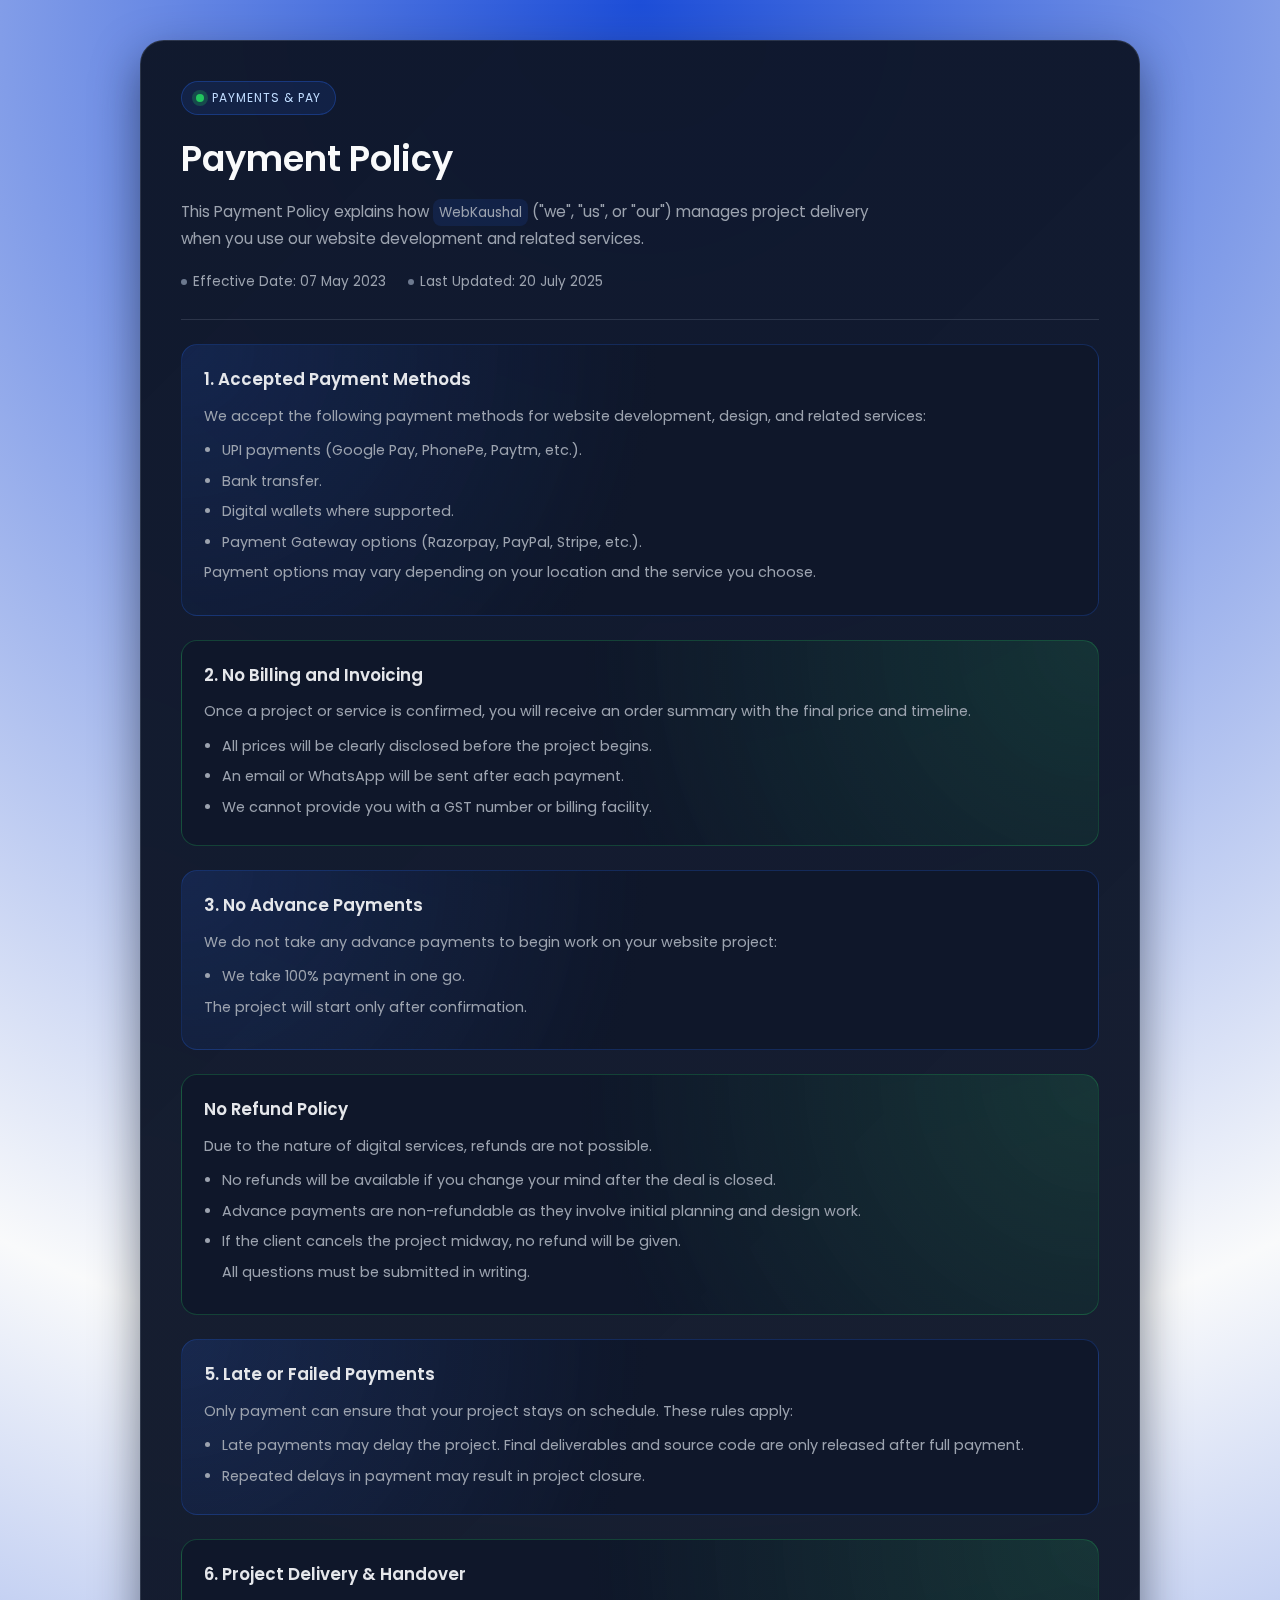
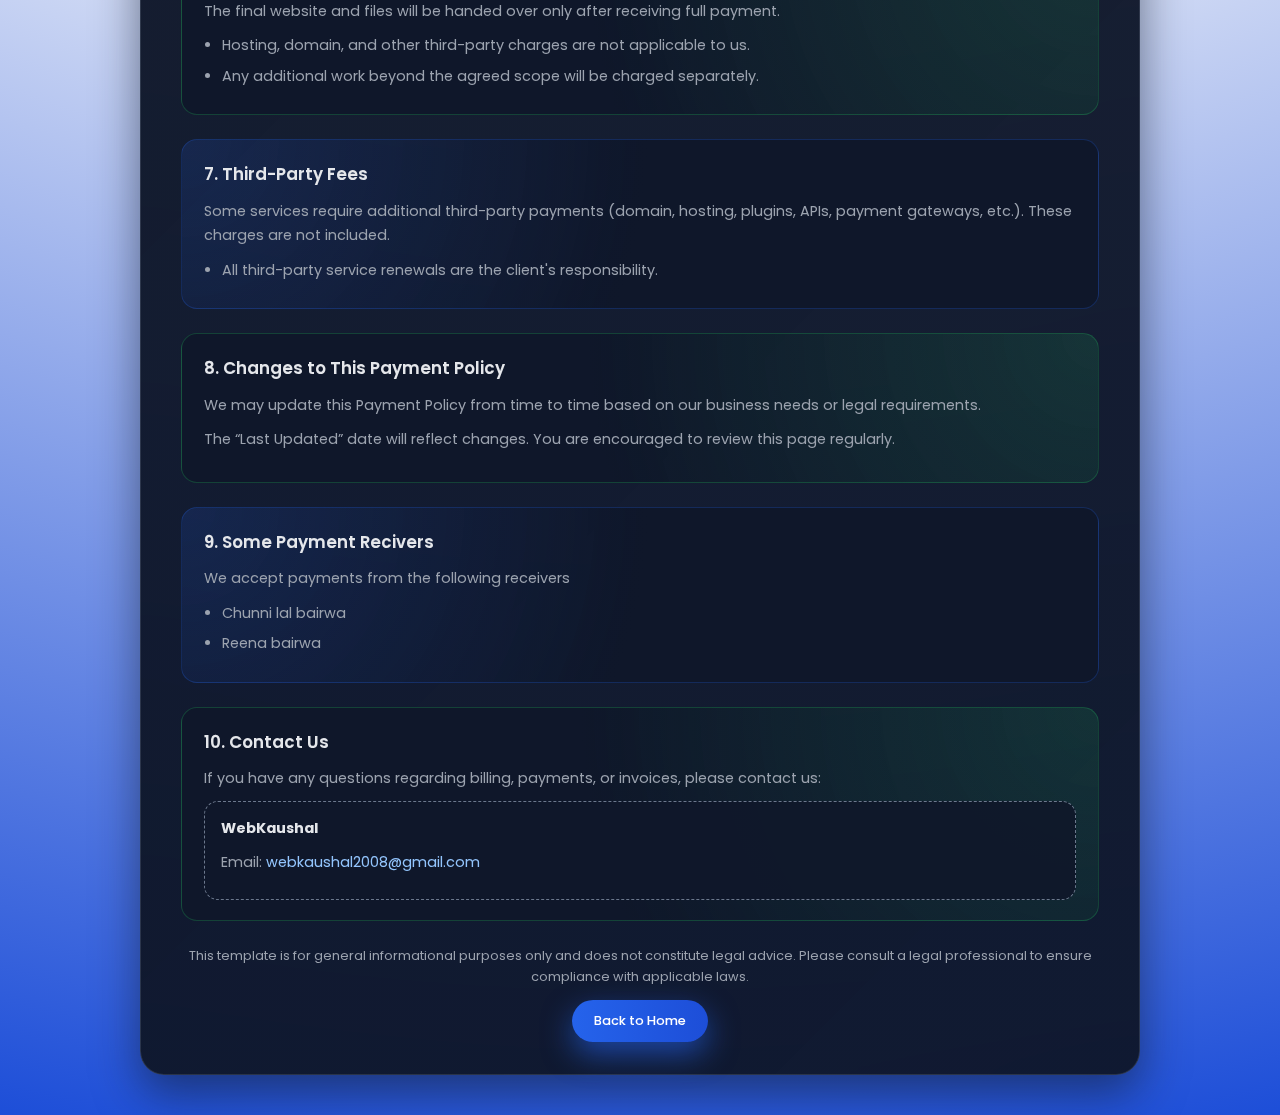
<file: paymentpolicy.html>
<!DOCTYPE html>
<html lang="en">
<head>
    <meta charset="UTF-8" />
    <meta name="viewport" content="width=device-width, initial-scale=1.0" />
    <title>Payment Policy | WebKaushal</title>

    <!-- Google Font -->
    <link href="https://fonts.googleapis.com/css2?family=Poppins:wght@300;400;500;600;700&display=swap" rel="stylesheet" />
    <link rel="icon" href="images/Logo!.png">

    <style>
        :root {
            --primary: #2563eb;
            --primary-soft: rgba(37, 99, 235, 0.08);
            --bg: #0f172a;
            --bg-soft: #020617;
            --card: rgba(15, 23, 42, 0.95);
            --text: #e5e7eb;
            --muted: #9ca3af;
            --border: rgba(148, 163, 184, 0.2);
            --accent: #22c55e;
            --radius-lg: 16px;
            --radius-xl: 24px;
            --shadow-soft: 0 18px 45px rgba(15, 23, 42, 0.55);
        }

        * {
            margin: 0;
            padding: 0;
            box-sizing: border-box;
        }

        html {
            scroll-behavior: smooth;
        }

        body {
            font-family: "Poppins", sans-serif;
            background: radial-gradient(circle at top, #1d4ed8 0, #f9fafb 50%, #1d4ed8 100%);
            color: var(--text);
            line-height: 1.7;
            min-height: 100vh;
            display: flex;
            align-items: stretch;
            justify-content: center;
            padding: 40px 16px;
        }

        .wrapper {
            max-width: 1000px;
            width: 100%;
        }

        .card {
            background: linear-gradient(135deg, rgba(15,23,42,0.98), rgba(15,23,42,0.96));
            border-radius: var(--radius-xl);
            box-shadow: var(--shadow-soft);
            border: 1px solid var(--border);
            padding: 32px 24px 28px;
            backdrop-filter: blur(26px);
        }

        /* Tablet & Desktop – thoda zyada padding */
        @media (min-width: 768px) {
            .card {
                padding: 40px 40px 32px;
            }
        }

        /* Mobile – body & card padding kam */
        @media (max-width: 768px) {
            body {
                padding: 24px 12px;
            }

            .card {
                padding: 24px 18px 20px;
            }
        }

        .badge {
            display: inline-flex;
            align-items: center;
            gap: 8px;
            padding: 6px 14px;
            border-radius: 999px;
            background: rgba(37, 99, 235, 0.12);
            border: 1px solid rgba(37, 99, 235, 0.35);
            font-size: 12px;
            letter-spacing: 0.08em;
            text-transform: uppercase;
            color: #bfdbfe;
            margin-bottom: 14px;
        }

        .badge-dot {
            width: 8px;
            height: 8px;
            border-radius: 999px;
            background: var(--accent);
            box-shadow: 0 0 0 4px rgba(34, 197, 94, 0.25);
        }

        header {
            margin-bottom: 24px;
        }

        header h1 {
            font-size: 1.8rem;
            font-weight: 600;
            margin-bottom: 10px;
            color: #f9fafb;
        }

        @media (min-width: 768px) {
            header h1 {
                font-size: 2.2rem;
            }
        }

        .subtitle {
            font-size: 0.95rem;
            color: var(--muted);
            max-width: 700px;
        }

        .meta {
            display: flex;
            flex-wrap: wrap;
            gap: 12px 22px;
            margin-top: 18px;
            font-size: 0.85rem;
            color: var(--muted);
        }

        .meta span {
            display: inline-flex;
            align-items: center;
            gap: 6px;
        }

        .meta span::before {
            content: "";
            width: 6px;
            height: 6px;
            border-radius: 999px;
            background: rgba(148, 163, 184, 0.7);
        }

        .content {
            margin-top: 26px;
            border-top: 1px solid var(--border);
            padding-top: 24px;
        }

        section.policy-block {
            margin-bottom: 24px;
            padding: 18px 16px;
            border-radius: var(--radius-lg);
            background: radial-gradient(circle at top left,
                    rgba(37, 99, 235, 0.16),
                    rgba(15, 23, 42, 1) 50%);
            border: 1px solid rgba(37, 99, 235, 0.25);
        }

        section.policy-block:nth-child(even) {
            background: radial-gradient(circle at top right,
                    rgba(34, 197, 94, 0.14),
                    rgba(15, 23, 42, 1) 55%);
            border-color: rgba(34, 197, 94, 0.25);
        }

        @media (min-width: 768px) {
            section.policy-block {
                padding: 20px 22px;
            }
        }

        .policy-block h2 {
            font-size: 1.05rem;
            margin-bottom: 10px;
            font-weight: 600;
            color: #e5e7eb;
        }

        .policy-block p {
            font-size: 0.9rem;
            color: var(--muted);
            margin-bottom: 10px;
        }

        .policy-block ul {
            padding-left: 18px;
            margin-top: 6px;
            font-size: 0.9rem;
            color: var(--muted);
        }

        .policy-block ul li {
            margin-bottom: 6px;
        }

        .highlight {
            background: rgba(37, 99, 235, 0.12);
            display: inline-flex;
            padding: 2px 6px;
            border-radius: 8px;
            font-size: 0.85rem;
        }

        .contact-box {
            margin-top: 10px;
            padding: 14px 16px;
            border-radius: 14px;
            background: rgba(15, 23, 42, 0.9);
            border: 1px dashed rgba(148, 163, 184, 0.7);
            font-size: 0.9rem;
            color: var(--muted);
        }

        .contact-box strong {
            color: #e5e7eb;
        }

        a {
            color: #93c5fd;
            text-decoration: none;
        }

        a:hover {
            text-decoration: none;
        }
        
        .buttons {
            display: flex;
            justify-content: center;
            margin-top: 12px;
        }

        .btn {
            padding: 10px 22px;
            border-radius: 999px;
            font-weight: 500;
            text-decoration: none;
            transition: 0.2s ease;
            display: inline-flex;
            align-items: center;
            justify-content: center;
            white-space: nowrap;
        }

        .btn-primary {
            background: linear-gradient(to right, #2563eb, #1d4ed8);
            color: white;
            box-shadow: 0 12px 30px rgba(37, 99, 235, 0.6);
        }

        .btn-primary:hover {
            transform: translateY(-2px);
            box-shadow: 0 16px 40px rgba(37, 99, 235, 0.8);
        }

        footer {
            margin-top: 18px;
            font-size: 0.8rem;
            color: var(--muted);
            text-align: center;
        }

        .back-link {
            display: inline-flex;
            align-items: center;
            gap: 6px;
            margin-top: 10px;
            font-size: 0.85rem;
        }

        .back-link span {
            font-size: 1.1rem;
            line-height: 1;
        }

        /* Extra Small Screens (<= 480px) */
        @media (max-width: 480px) {
            header h1 {
                font-size: 1.6rem;
            }

            .subtitle {
                font-size: 0.9rem;
            }

            section.policy-block {
                padding: 16px 12px;
            }

            .buttons {
                flex-direction: column;
            }

            .btn {
                width: 100%;
                text-align: center;
            }
        }
    </style>
</head>
<body>
    <div class="wrapper">
        <main class="card">
            <div class="badge">
                <span class="badge-dot"></span>
                Payments & Pay
            </div>

            <header>
                <h1>Payment Policy</h1>
                <p class="subtitle">
                    This Payment Policy explains how <span class="highlight">WebKaushal</span> ("we",
                    "us", or "our") manages project delivery when you use our website development and related services.
                </p>
                <div class="meta">
                    <span>Effective Date: 07 May 2023</span>
                    <span>Last Updated: 20 July 2025</span>
                </div>
            </header>


            <div class="content">

            <!-- 1. Accepted Payment Methods -->
            <section class="policy-block" id="accepted-payments">
                <h2>1. Accepted Payment Methods</h2>
                <p>We accept the following payment methods for website development, design, and related services:</p>
                <ul>
                    <li>UPI payments (Google Pay, PhonePe, Paytm, etc.).</li>
                    <li>Bank transfer.</li>
                    <li>Digital wallets where supported.</li>
                    <li>Payment Gateway options (Razorpay, PayPal, Stripe, etc.).</li>
                </ul>
                <p>Payment options may vary depending on your location and the service you choose.</p>
            </section>

            <!-- 2. Billing and Invoicing -->
            <section class="policy-block" id="billing">
                <h2>2. No Billing and Invoicing</h2>
                <p>
                    Once a project or service is confirmed, you will receive an order summary with the final price and timeline.
                </p>
                <ul>
                    <li>All prices will be clearly disclosed before the project begins.</li>
                    <li>An email or WhatsApp will be sent after each payment.</li>
                    <li>We cannot provide you with a GST number or billing facility.</li>
                </ul>
            </section>

            <!-- 3. Advance Payment & Milestones -->
            <section class="policy-block" id="advance-payment">
                <h2>3. No Advance Payments</h2>
                <p>We do not take any advance payments to begin work on your website project:</p>
                <ul>
                    <li>We take 100% payment in one go.</li>
                </ul>
                <p>The project will start only after confirmation.</p>
            </section>

            <!-- 4. Refund Policy -->
            <section class="policy-block" id="refund-policy">
                <h2>No Refund Policy</h2>
                <p>
                    Due to the nature of digital services, refunds are not possible.
                </p>
                <ul>
                    <li>No refunds will be available if you change your mind after the deal is closed.</li>
                    <li>Advance payments are non-refundable as they involve initial planning and design work.</li>
                    <li>If the client cancels the project midway, no refund will be given.</li>
                <p>All questions must be submitted in writing.</p>
            </section>

            <!-- 5. Late or Failed Payments -->
            <section class="policy-block" id="late-payment">
                <h2>5. Late or Failed Payments</h2>
                <p>Only payment can ensure that your project stays on schedule. These rules apply:</p>
                <ul>
                    <li>Late payments may delay the project. Final deliverables and source code are only released after full payment.</li>
                    <li>Repeated delays in payment may result in project closure.</li>
                </ul>
            </section>

            <!-- 6. Project Delivery & Handover -->
            <section class="policy-block" id="delivery">
                <h2>6. Project Delivery & Handover</h2>
                <p>
                    The final website and files will be handed over only after receiving full payment.
                </p>
                <ul>
                    <li>Hosting, domain, and other third-party charges are not applicable to us.</li>
                    <li>Any additional work beyond the agreed scope will be charged separately.</li>
                </ul>
            </section>

            <!-- 7. Third-Party Fees -->
            <section class="policy-block" id="third-party-fees">
                <h2>7. Third-Party Fees</h2>
                <p>
                    Some services require additional third-party payments (domain, hosting, plugins, APIs, payment gateways, etc.). These charges are not included.
                </p>
                <ul>
                    <li>All third-party service renewals are the client's responsibility.</li>
                </ul>
            </section>

            <!-- 8. Changes to This Payment Policy -->
            <section class="policy-block" id="changes">
                <h2>8. Changes to This Payment Policy</h2>
                <p>
                    We may update this Payment Policy from time to time based on our business needs or legal requirements.
                </p>
                <p>
                    The “Last Updated” date will reflect changes. You are encouraged to review this page regularly.
                </p>
            </section>

            <!-- 9. Some payment recivers -->
            <section class="policy-block" id="third-party-fees">
                <h2>9. Some Payment Recivers</h2>
                <p>
                    We accept payments from the following receivers
                </p>
                <ul>
                    <li>Chunni lal bairwa</li>
                    <li>Reena bairwa</li>
                </ul>
            </section>

            <!-- 10. Contact Us -->
            <section class="policy-block" id="contact">
                <h2>10. Contact Us</h2>
                <p>If you have any questions regarding billing, payments, or invoices, please contact us:</p>

                <div class="contact-box">
                    <p><strong>WebKaushal</strong></p>
                    <p>Email: <a href="mailto:webkaushal2008@gmail.com">webkaushal2008@gmail.com</a></p>
                </div>
            </section>

        </div>

            <footer>
                <p>
                    This template is for general informational purposes only and does not constitute
                    legal advice. Please consult a legal professional to ensure compliance with
                    applicable laws.
                </p>
                <div class="buttons">
                    <a href="index.html" class="btn btn-primary"> Back to Home</a>
                </div>
            </footer>
        </main>
    </div>
</div>
        <script>
            document.addEventListener
            ("contextmenu", function(e)
            {
                e.preventDefault()
            },false)
        </script>
</body>
</html>
</file>
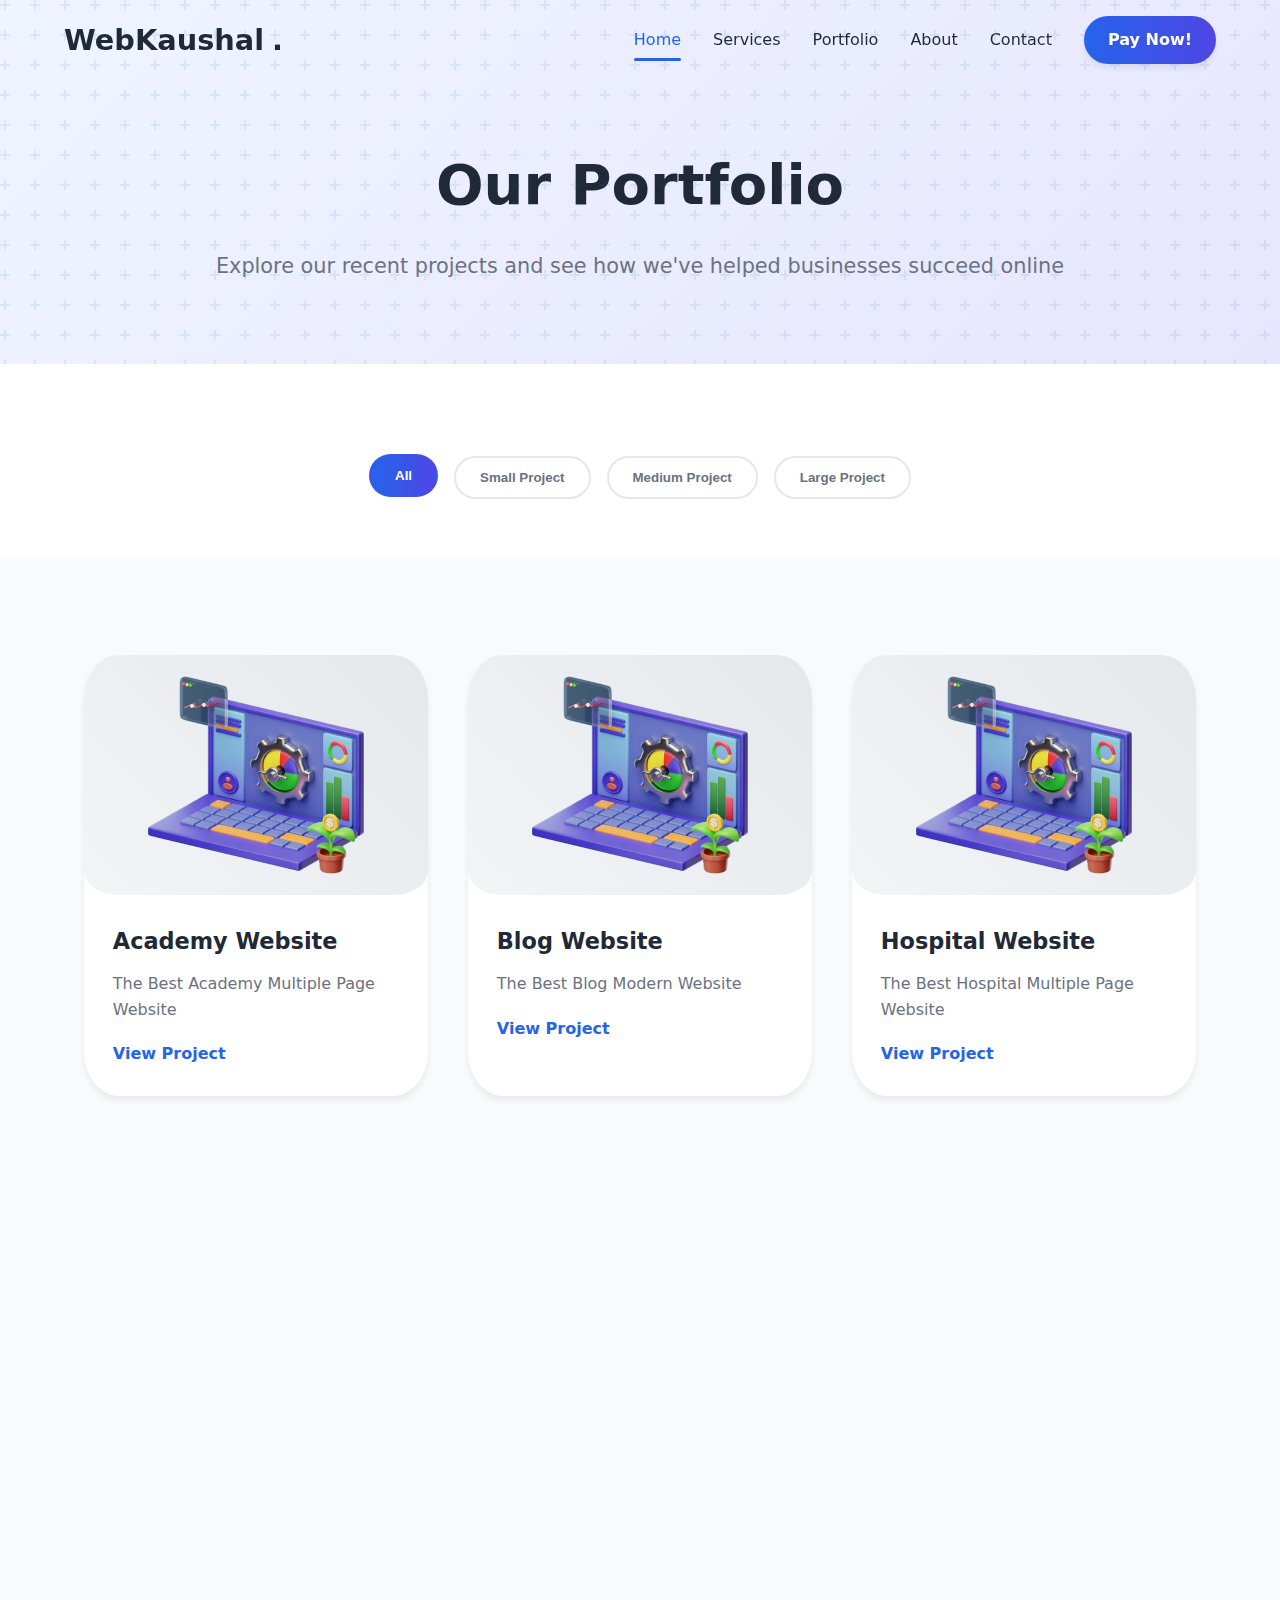
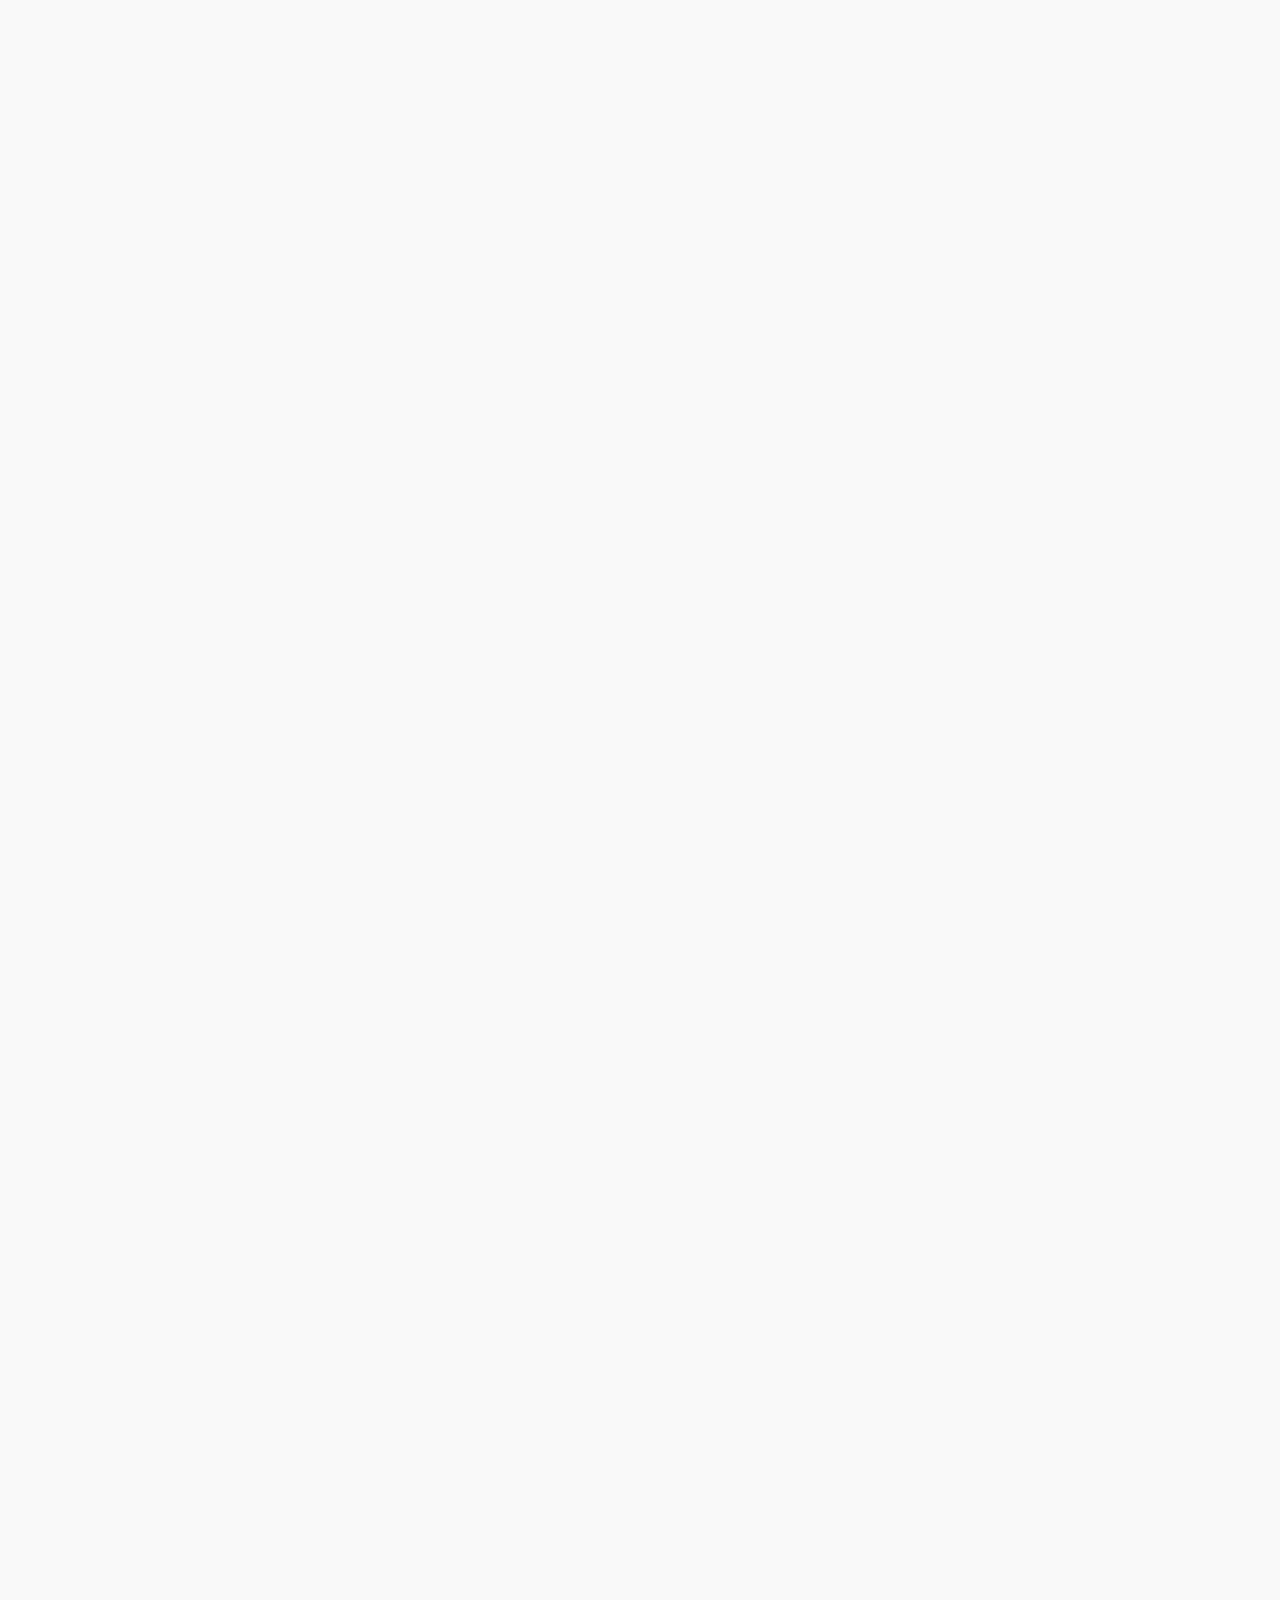
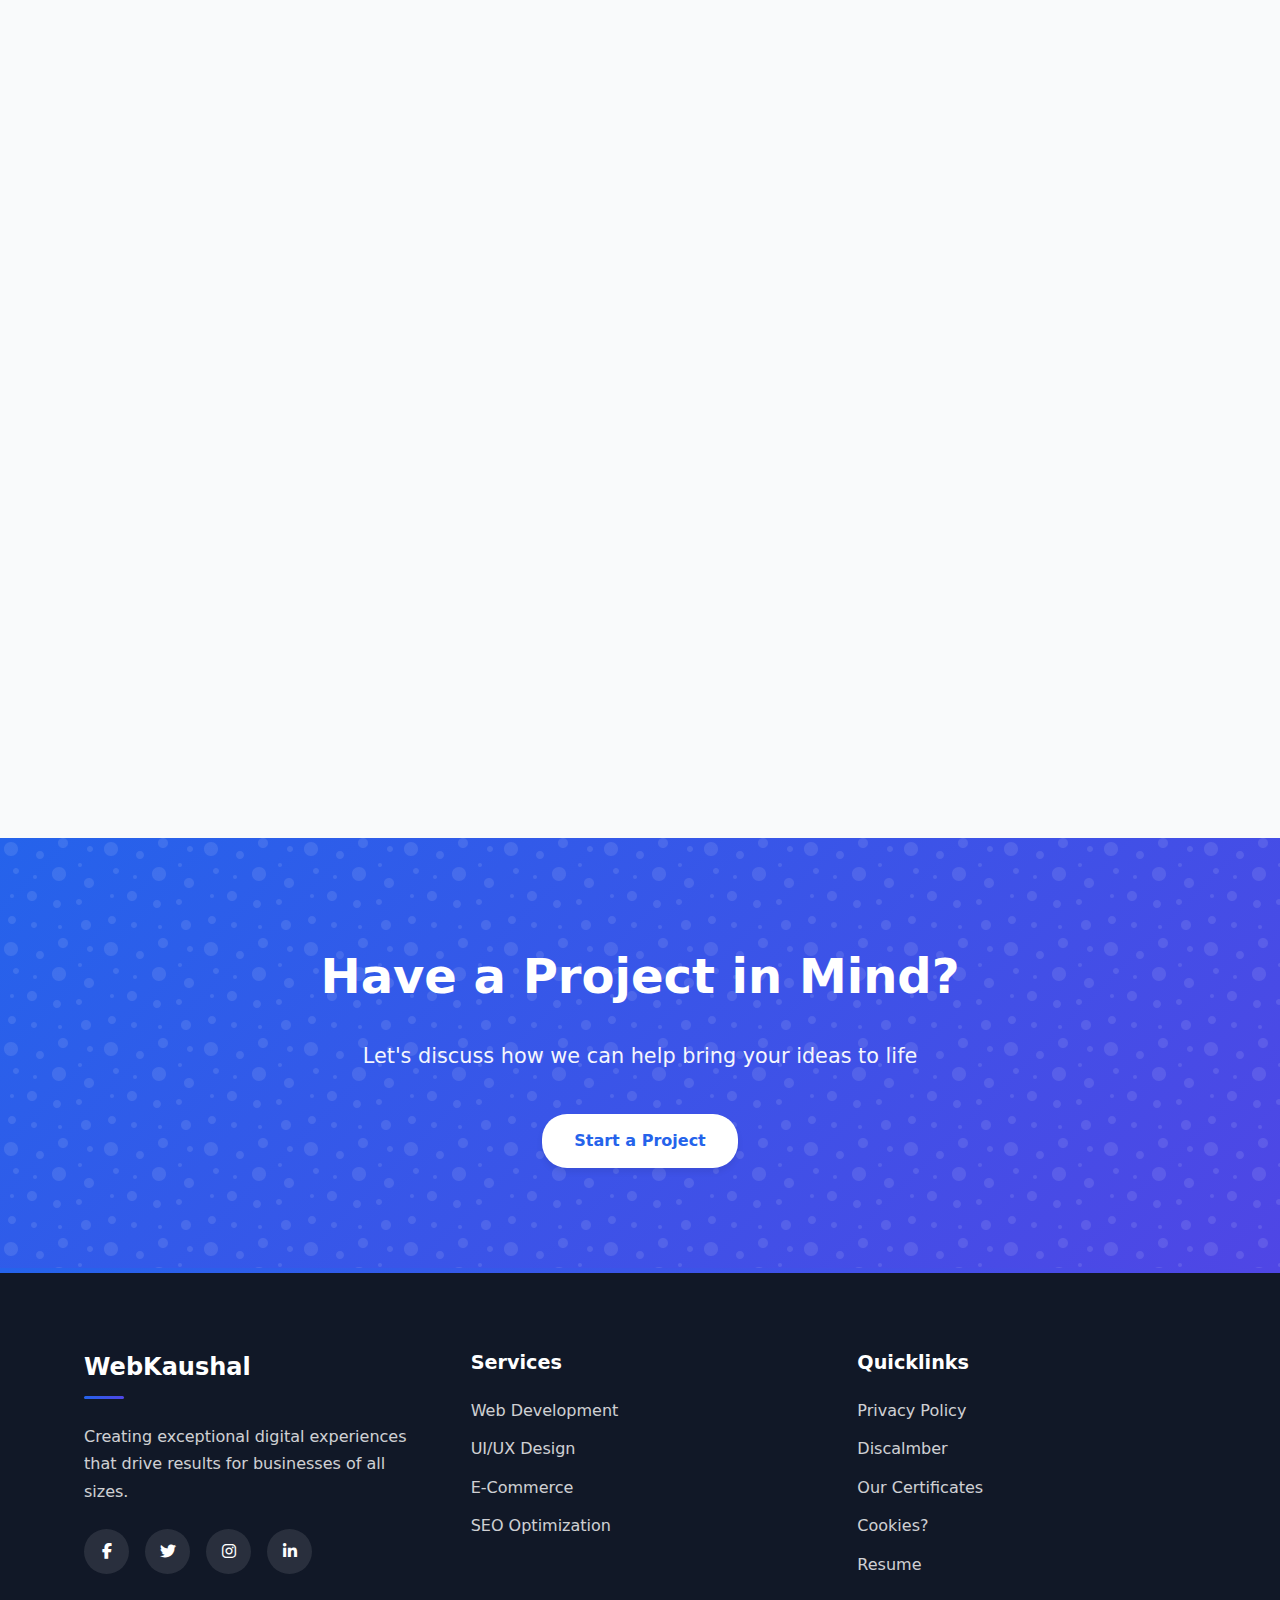
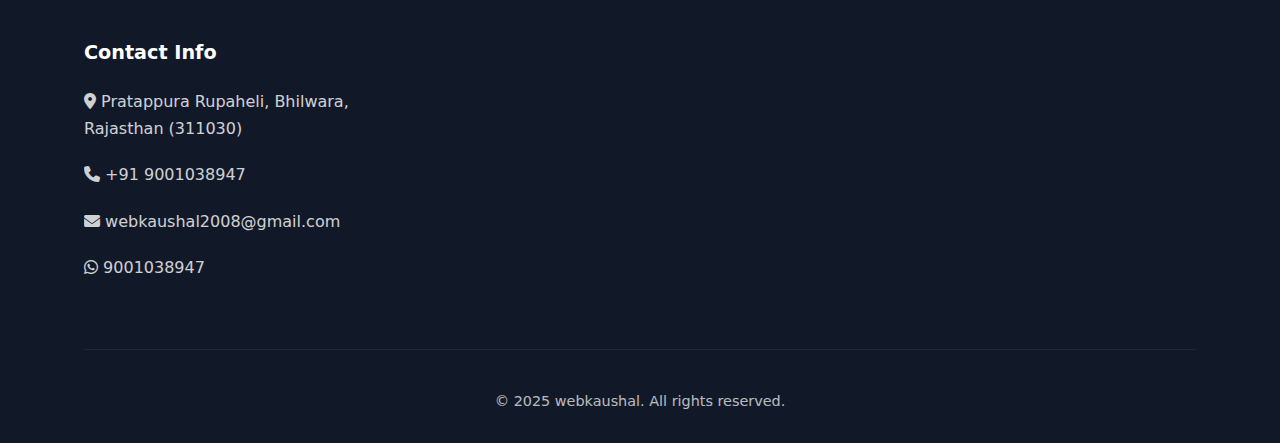
<file: portfolio.html>
<!DOCTYPE html>
<html lang="en">
<head>
    <meta charset="UTF-8">
    <meta name="viewport" content="width=device-width, initial-scale=1.0">
    <title>Our Portfolio | WebKaushal</title>
    <link rel="stylesheet" href="style.css">
    <link rel="icon" href="images/Logo!.png">
    <link rel="stylesheet" href="https://cdnjs.cloudflare.com/ajax/libs/font-awesome/6.4.0/css/all.min.css">
</head>
<body>
    <!-- Navigation -->
    <nav class="navbar">
        <div class="nav-container">
            <div class="nav-logo">
                <a href="index.html">WebKaushal<span1>.</span></a>
            </div>
            <div class="nav-menu" id="nav-menu">
                <a href="index.html" class="nav-link active">Home</a>
                <a href="services.html" class="nav-link">Services</a>
                <a href="portfolio.html" class="nav-link">Portfolio</a>
                <a href="about.html" class="nav-link">About</a>
                <a href="contact.html" class="nav-link">Contact</a>
                <a href="payment.html" class="nav-cta">Pay Now!</a>
            </div>
            <div class="hamburger" id="hamburger">
                <span></span>
                <span></span>
                <span></span>
            </div>
        </div>
    </nav>

    <!-- Page Header -->
    <section class="page-header">
        <div class="container">
            <h1>Our Portfolio</h1>
            <p>Explore our recent projects and see how we've helped businesses succeed online</p>
        </div>
    </section>

    <!-- Portfolio Filter -->
    <section class="portfolio-filter">
        <div class="container">
            <div class="filter-buttons">
                <button class="filter-btn active" data-filter="all">All</button>
                <button class="filter-btn" data-filter="1">Small Project</button>
                <button class="filter-btn" data-filter="2">Medium Project</button>
                <button class="filter-btn" data-filter="3">Large Project</button>
            </div>
        </div>
    </section>

    <!-- Portfolio Grid -->
    <section class="portfolio-grid">
        <div class="container">
            <div class="portfolio-items">
                <div class="portfolio-item" data-category="3">
                    <div class="portfolio-image">
                        <img src="images/2_1_-removebg-preview.png" alt="Academy Website">
                    </div>
                    <div class="portfolio-info">
                        <h3>Academy Website</h3>
                        <p>The Best Academy Multiple Page Website</p>
                        <a href="https://webkaushal2008-source.github.io/xyz104.com/" class="portfolio-link">View Project</a>
                    </div>
                </div>

                <div class="portfolio-item" data-category="1">
                    <div class="portfolio-image">
                        <img src="images/2_1_-removebg-preview.png" alt="Blog Website">
                    </div>
                    <div class="portfolio-info">
                        <h3>Blog Website</h3>
                        <p>The Best Blog Modern Website</p>
                        <a href="#" class="portfolio-link">View Project</a>
                    </div>
                </div>

                <div class="portfolio-item" data-category="3">
                    <div class="portfolio-image">
                        <img src="images/2_1_-removebg-preview.png" alt="Hospital Website">
                    </div>
                    <div class="portfolio-info">
                        <h3>Hospital Website</h3>
                        <p>The Best Hospital Multiple Page Website</p>
                        <a href="https://webkaushal2008-source.github.io/xyz101.com/" class="portfolio-link">View Project</a>
                    </div>
                </div>

                <div class="portfolio-item" data-category="3">
                    <div class="portfolio-image">
                        <img src="images/2_1_-removebg-preview.png" alt="Writer Website">
                    </div>
                    <div class="portfolio-info">
                        <h3>Writer Website</h3>
                        <p>The Best Writer Modern Website</p>
                        <a href="https://webkaushal2008-source.github.io/xyz103.com/" class="portfolio-link">View Project</a>
                    </div>
                </div>

                <div class="portfolio-item" data-category="1">
                    <div class="portfolio-image">
                        <img src="images/2_1_-removebg-preview.png" alt="Author Website">
                    </div>
                    <div class="portfolio-info">
                        <h3>Author Website</h3>
                        <p>The Best Author Modern Website</p>
                        <a href="#" class="portfolio-link">View Project</a>
                    </div>
                </div>

                <div class="portfolio-item" data-category="1">
                    <div class="portfolio-image">
                        <img src="images/2_1_-removebg-preview.png" alt="News Website">
                    </div>
                    <div class="portfolio-info">
                        <h3>News Website</h3>
                        <p>The Best News Modern Website</p>
                        <a href="#" class="portfolio-link">View Project</a>
                    </div>
                </div>

                <div class="portfolio-item" data-category="3">
                    <div class="portfolio-image">
                        <img src="images/2_1_-removebg-preview.png" alt="Blog Website">
                    </div>
                    <div class="portfolio-info">
                        <h3>Waterproofing Website</h3>
                        <p>The Best Waterproofing Modern Website</p>
                        <a href="https://webkaushal2008-source.github.io/xyz102.com/" class="portfolio-link">View Project</a>
                    </div>
                </div>

                <div class="portfolio-item" data-category="2">
                    <div class="portfolio-image">
                        <img src="images/2_1_-removebg-preview.png" alt="Hospital Website">
                    </div>
                    <div class="portfolio-info">
                        <h3>Clinic Website</h3>
                        <p>The Best Clinic Modern Website</p>
                        <a href="#" class="portfolio-link">View Project</a>
                    </div>
                </div>

                <div class="portfolio-item" data-category="3">
                    <div class="portfolio-image">
                        <img src="images/2_1_-removebg-preview.png" alt="Hospital Website">
                    </div>
                    <div class="portfolio-info">
                        <h3>Hospital Website</h3>
                        <p>The Best Hospital Multiple Page Website</p>
                        <a href="https://webkaushal2008-source.github.io/xyz105.com/" class="portfolio-link">View Project</a>
                    </div>
                </div>

                <div class="portfolio-item" data-category="2">
                    <div class="portfolio-image">
                        <img src="images/2_1_-removebg-preview.png" alt="Writer Website">
                    </div>
                    <div class="portfolio-info">
                        <h3>Writer Website</h3>
                        <p>The Best Writer Modern Website</p>
                        <a href="#" class="portfolio-link">View Project</a>
                    </div>
                </div>

                <div class="portfolio-item" data-category="3">
                    <div class="portfolio-image">
                        <img src="images/2_1_-removebg-preview.png" alt="Hospital Website">
                    </div>
                    <div class="portfolio-info">
                        <h3>Hospital Website</h3>
                        <p>The Best Hospital Multiple Page Website</p>
                        <a href="https://webkaushal2008-source.github.io/xyz106.com/" class="portfolio-link">View Project</a>
                    </div>
                </div>

                <div class="portfolio-item" data-category="3">
                    <div class="portfolio-image">
                        <img src="images/2_1_-removebg-preview.png" alt="TradeLive">
                    </div>
                    <div class="portfolio-info">
                        <h3>Trading Website</h3>
                        <p>The Best Option Trading Calculator Website</p>
                        <a href="https://webkaushal2008-source.github.io/optionlive.com/" class="portfolio-link">View Project</a>
                    </div>
                </div>

                <div class="portfolio-item" data-category="3">
                    <div class="portfolio-image">
                        <img src="images/2_1_-removebg-preview.png" alt="Codescore">
                    </div>
                    <div class="portfolio-info">
                        <h3>Codescore Website</h3>
                        <p>The Best Codescore Website</p>
                        <a href="https://webkaushal2008-source.github.io/codescore.com/" class="portfolio-link">View Project</a>
                    </div>
                </div>

                <div class="portfolio-item" data-category="2">
                    <div class="portfolio-image">
                        <img src="images/2_1_-removebg-preview.png" alt="Portfolio">
                    </div>
                    <div class="portfolio-info">
                        <h3>Portfolio Website</h3>
                        <p>The Best Portfolio Website</p>
                        <a href="https://webkaushal2008-source.github.io/xyz.com-107/" class="portfolio-link">View Project</a>
                    </div>
                </div>
                
                <div class="portfolio-item" data-category="2">
                    <div class="portfolio-image">
                        <img src="images/2_1_-removebg-preview.png" alt="Codescore">
                    </div>
                    <div class="portfolio-info">
                        <h3>Codescore Website</h3>
                        <p>The Best Codescore Website</p>
                        <a href="https://webkaushal2008-source.github.io/codescore.com/" class="portfolio-link">View Project</a>
                    </div>
                </div>

                <div class="portfolio-item" data-category="2">
                    <div class="portfolio-image">
                        <img src="images/2_1_-removebg-preview.png" alt="TradeLive">
                    </div>
                    <div class="portfolio-info">
                        <h3>Trading Website</h3>
                        <p>The Best Option Trading Calculator Website</p>
                        <a href="https://webkaushal2008-source.github.io/optionlive.com/" class="portfolio-link">View Project</a>
                    </div>
                </div>
                
                <div class="portfolio-item" data-category="2">
                    <div class="portfolio-image">
                        <img src="images/2_1_-removebg-preview.png" alt="Codescore">
                    </div>
                    <div class="portfolio-info">
                        <h3>Codescore Website</h3>
                        <p>The Best Codescore Website</p>
                        <a href="https://webkaushal2008-source.github.io/codescore.com/" class="portfolio-link">View Project</a>
                    </div>
                </div>

                <div class="portfolio-item" data-category="2">
                    <div class="portfolio-image">
                        <img src="images/2_1_-removebg-preview.png" alt="TradeLive">
                    </div>
                    <div class="portfolio-info">
                        <h3>Trading Website</h3>
                        <p>The Best Option Trading Calculator Website</p>
                        <a href="https://webkaushal2008-source.github.io/optionlive.com/" class="portfolio-link">View Project</a>
                    </div>
                </div>
                
                <div class="portfolio-item" data-category="2">
                    <div class="portfolio-image">
                        <img src="images/2_1_-removebg-preview.png" alt="Codescore">
                    </div>
                    <div class="portfolio-info">
                        <h3>Codescore Website</h3>
                        <p>The Best Codescore Website</p>
                        <a href="https://webkaushal2008-source.github.io/codescore.com/" class="portfolio-link">View Project</a>
                    </div>
                </div>
            </div>
        </div>
    </section>

    <!-- CTA Section -->
    <section class="cta">
        <div class="container">
            <h2>Have a Project in Mind?</h2>
            <p>Let's discuss how we can help bring your ideas to life</p>
            <a href="contact.html" class="btn btn-light">Start a Project</a>
        </div>
    </section>

    <!-- Footer -->
    <footer class="footer">
        <div class="container">
            <div class="footer-content">
                <div class="footer-section">
                    <h3>WebKaushal</h3>
                    <p>Creating exceptional digital experiences that drive results for businesses of all sizes.</p>
                    <div class="social-links">
                        <a href="#"><i class="fab fa-facebook-f"></i></a>
                        <a href="#"><i class="fab fa-twitter"></i></a>
                        <a href="#"><i class="fab fa-instagram"></i></a>
                        <a href="#"><i class="fab fa-linkedin-in"></i></a>
                    </div>
                </div>
                <div class="footer-section">
                    <h4>Services</h4>
                    <ul>
                        <li><a href="services.html">Web Development</a></li>
                        <li><a href="services.html">UI/UX Design</a></li>
                        <li><a href="services.html">E-Commerce</a></li>
                        <li><a href="services.html">SEO Optimization</a></li>
                    </ul>
                </div>
                <div class="footer-section">
                    <h4>Quicklinks</h4>
                    <ul>
                        <li><a href="privacypolicy.html">Privacy Policy</a></li>
                        <li><a href="discalmber.html">Discalmber</a></li>
                        <li><a href="ourcertificates.html">Our Certificates</li>
                        <li><a href="cookies.html">Cookies?</a></li>
                        <li><a href="resume.html">Resume</a></li>
                    </ul>
                </div>
                <div class="footer-section">
                    <h4>Contact Info</h4>
                    <p><i class="fas fa-map-marker-alt"></i> Pratappura Rupaheli, Bhilwara, Rajasthan (311030)</p>
                    <p>
                        <i class="fas fa-phone"></i> <a href="tel:9001038947">+91 9001038947</a> 
                    </p>
                    <p>
                        <i class="fas fa-envelope"></i> <a href="mailto:webkaushal2008@gmail.com">webkaushal2008@gmail.com</a>
                    </p>
                    <p>
                        <i class="fab fa-whatsapp"></i><a href="whatsapp://send?phone=919001038947&text=Hello%2C%20Webkaushal%21">
                            9001038947
                        </a>
                    </p>
                </div>
            </div>
            <div class="footer-bottom">
                <p>&copy; 2025 webkaushal. All rights reserved.</p>
            </div>
        </div>
    </footer>

    <script src="script.js"></script>
</body>
</html>
</file>
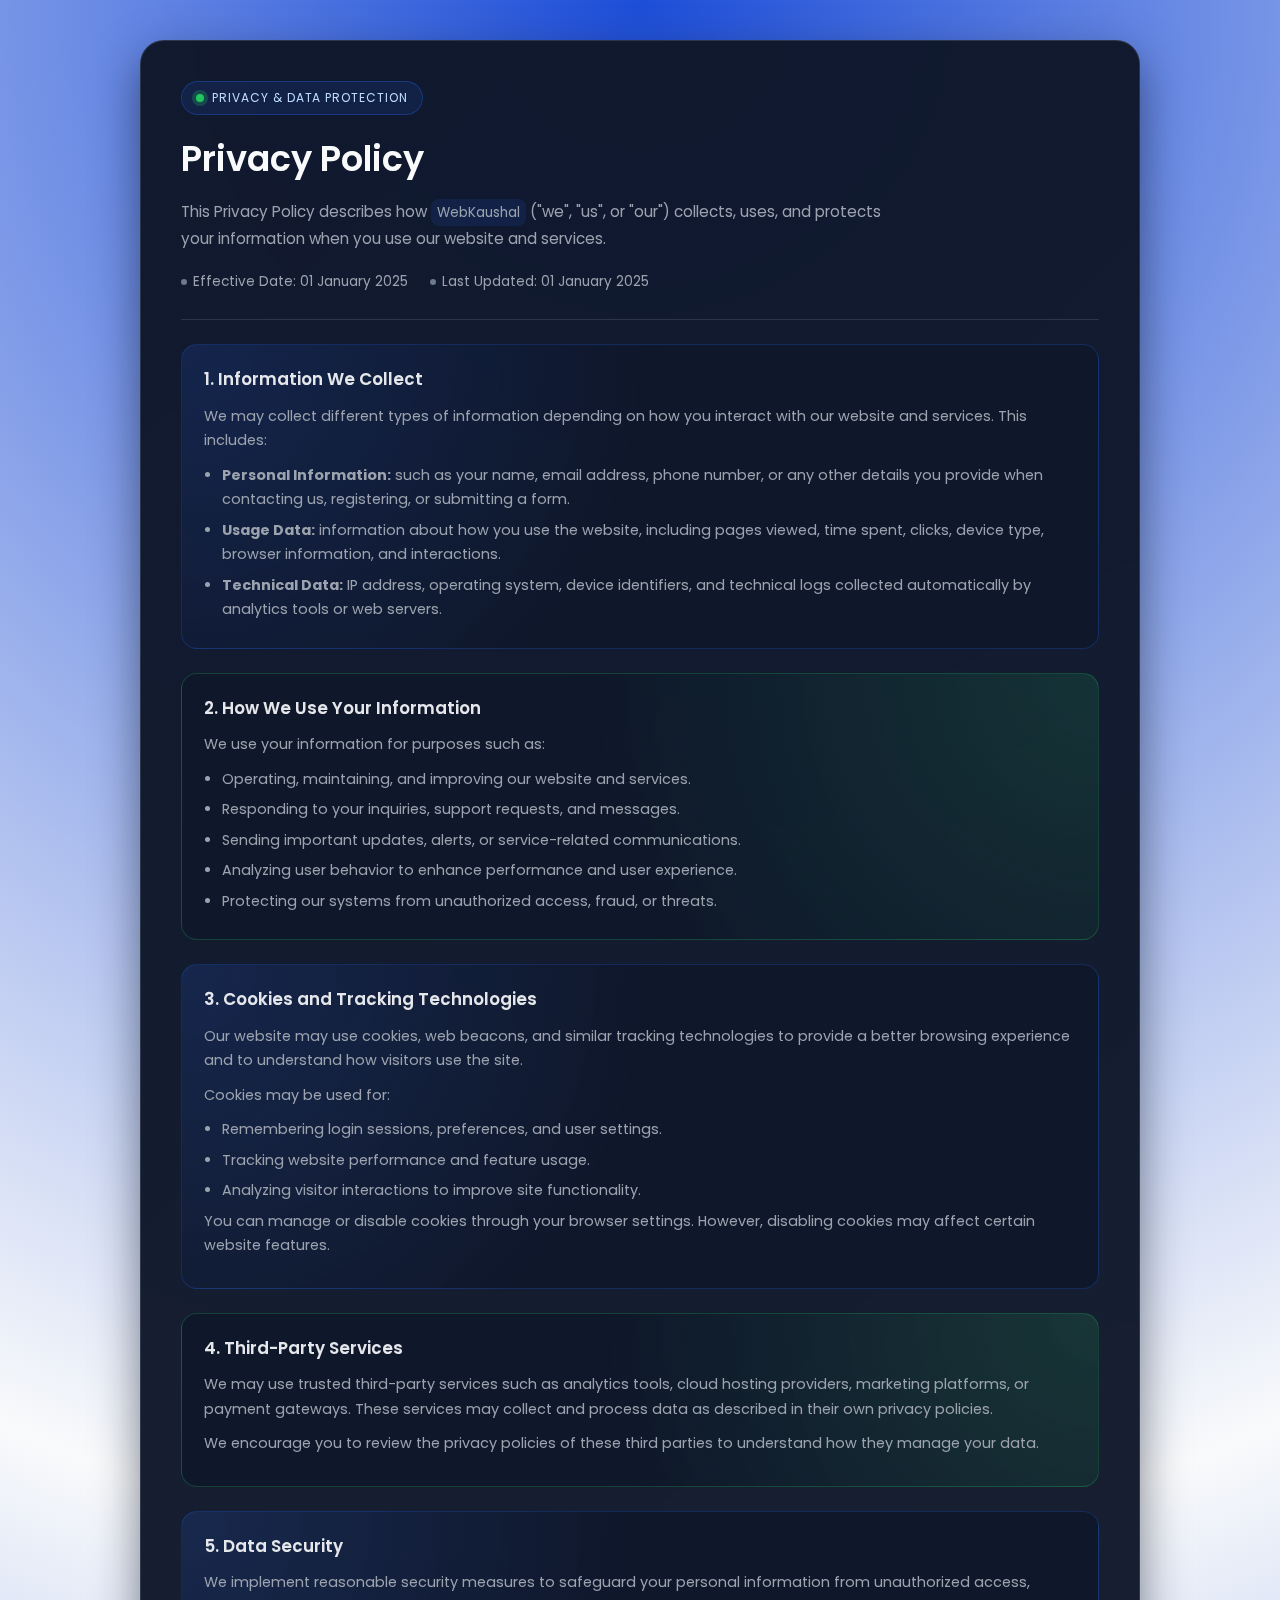
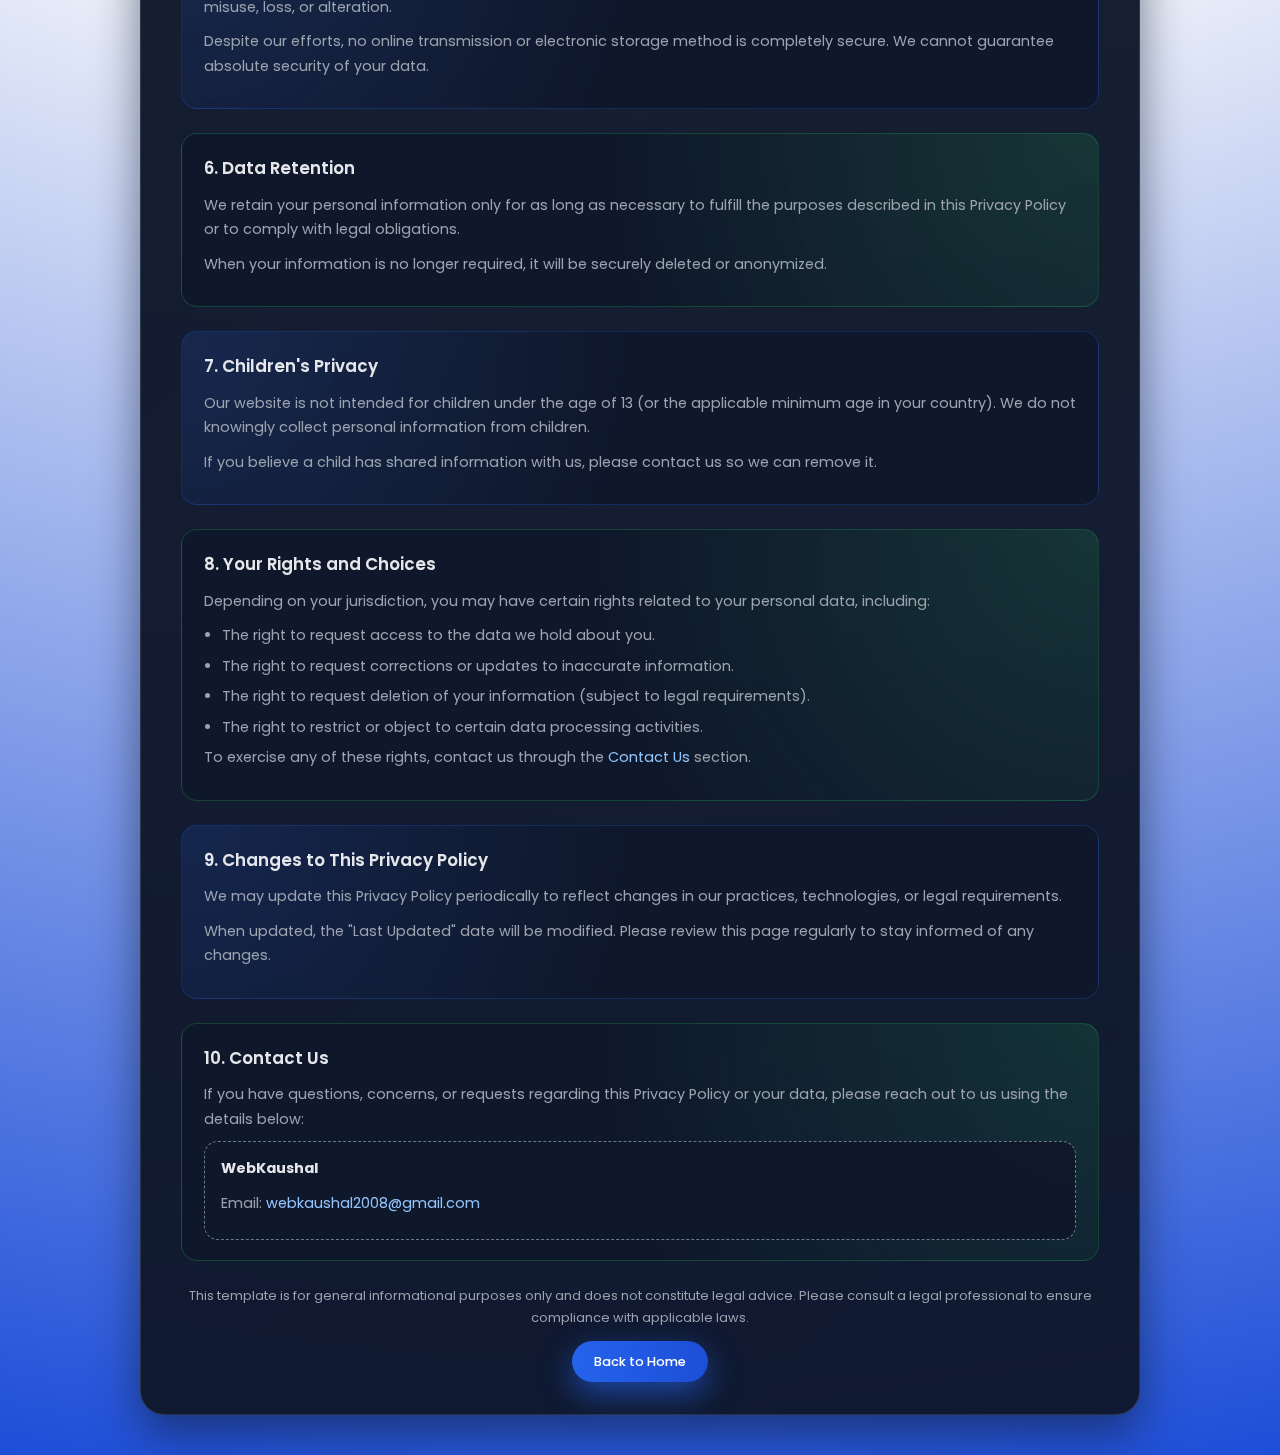
<file: privacypolicy.html>
<!DOCTYPE html>
<html lang="en">
<head>
    <meta charset="UTF-8" />
    <meta name="viewport" content="width=device-width, initial-scale=1.0" />
    <title>Privacy Policy | WebKaushal</title>

    <!-- Google Font -->
    <link href="https://fonts.googleapis.com/css2?family=Poppins:wght@300;400;500;600;700&display=swap" rel="stylesheet" />

    <style>
        :root {
            --primary: #2563eb;
            --primary-soft: rgba(37, 99, 235, 0.08);
            --bg: #0f172a;
            --bg-soft: #020617;
            --card: rgba(15, 23, 42, 0.95);
            --text: #e5e7eb;
            --muted: #9ca3af;
            --border: rgba(148, 163, 184, 0.2);
            --accent: #22c55e;
            --radius-lg: 16px;
            --radius-xl: 24px;
            --shadow-soft: 0 18px 45px rgba(15, 23, 42, 0.55);
        }

        * {
            margin: 0;
            padding: 0;
            box-sizing: border-box;
        }

        html {
            scroll-behavior: smooth;
        }

        body {
            font-family: "Poppins", sans-serif;
            background: radial-gradient(circle at top, #1d4ed8 0, #f9fafb 50%, #1d4ed8 100%);
            color: var(--text);
            line-height: 1.7;
            min-height: 100vh;
            display: flex;
            align-items: stretch;
            justify-content: center;
            padding: 40px 16px;
        }

        .wrapper {
            max-width: 1000px;
            width: 100%;
        }

        .card {
            background: linear-gradient(135deg, rgba(15,23,42,0.98), rgba(15,23,42,0.96));
            border-radius: var(--radius-xl);
            box-shadow: var(--shadow-soft);
            border: 1px solid var(--border);
            padding: 32px 24px 28px;
            backdrop-filter: blur(26px);
        }

        /* Tablet & Desktop – thoda zyada padding */
        @media (min-width: 768px) {
            .card {
                padding: 40px 40px 32px;
            }
        }

        /* Mobile – body & card padding kam */
        @media (max-width: 768px) {
            body {
                padding: 24px 12px;
            }

            .card {
                padding: 24px 18px 20px;
            }
        }

        .badge {
            display: inline-flex;
            align-items: center;
            gap: 8px;
            padding: 6px 14px;
            border-radius: 999px;
            background: rgba(37, 99, 235, 0.12);
            border: 1px solid rgba(37, 99, 235, 0.35);
            font-size: 12px;
            letter-spacing: 0.08em;
            text-transform: uppercase;
            color: #bfdbfe;
            margin-bottom: 14px;
        }

        .badge-dot {
            width: 8px;
            height: 8px;
            border-radius: 999px;
            background: var(--accent);
            box-shadow: 0 0 0 4px rgba(34, 197, 94, 0.25);
        }

        header {
            margin-bottom: 24px;
        }

        header h1 {
            font-size: 1.8rem;
            font-weight: 600;
            margin-bottom: 10px;
            color: #f9fafb;
        }

        @media (min-width: 768px) {
            header h1 {
                font-size: 2.2rem;
            }
        }

        .subtitle {
            font-size: 0.95rem;
            color: var(--muted);
            max-width: 700px;
        }

        .meta {
            display: flex;
            flex-wrap: wrap;
            gap: 12px 22px;
            margin-top: 18px;
            font-size: 0.85rem;
            color: var(--muted);
        }

        .meta span {
            display: inline-flex;
            align-items: center;
            gap: 6px;
        }

        .meta span::before {
            content: "";
            width: 6px;
            height: 6px;
            border-radius: 999px;
            background: rgba(148, 163, 184, 0.7);
        }

        .content {
            margin-top: 26px;
            border-top: 1px solid var(--border);
            padding-top: 24px;
        }

        section.policy-block {
            margin-bottom: 24px;
            padding: 18px 16px;
            border-radius: var(--radius-lg);
            background: radial-gradient(circle at top left,
                    rgba(37, 99, 235, 0.16),
                    rgba(15, 23, 42, 1) 50%);
            border: 1px solid rgba(37, 99, 235, 0.25);
        }

        section.policy-block:nth-child(even) {
            background: radial-gradient(circle at top right,
                    rgba(34, 197, 94, 0.14),
                    rgba(15, 23, 42, 1) 55%);
            border-color: rgba(34, 197, 94, 0.25);
        }

        @media (min-width: 768px) {
            section.policy-block {
                padding: 20px 22px;
            }
        }

        .policy-block h2 {
            font-size: 1.05rem;
            margin-bottom: 10px;
            font-weight: 600;
            color: #e5e7eb;
        }

        .policy-block p {
            font-size: 0.9rem;
            color: var(--muted);
            margin-bottom: 10px;
        }

        .policy-block ul {
            padding-left: 18px;
            margin-top: 6px;
            font-size: 0.9rem;
            color: var(--muted);
        }

        .policy-block ul li {
            margin-bottom: 6px;
        }

        .highlight {
            background: rgba(37, 99, 235, 0.12);
            display: inline-flex;
            padding: 2px 6px;
            border-radius: 8px;
            font-size: 0.85rem;
        }

        .contact-box {
            margin-top: 10px;
            padding: 14px 16px;
            border-radius: 14px;
            background: rgba(15, 23, 42, 0.9);
            border: 1px dashed rgba(148, 163, 184, 0.7);
            font-size: 0.9rem;
            color: var(--muted);
        }

        .contact-box strong {
            color: #e5e7eb;
        }

        a {
            color: #93c5fd;
            text-decoration: none;
        }

        a:hover {
            text-decoration: none;
        }
        
        .buttons {
            display: flex;
            justify-content: center;
            margin-top: 12px;
        }

        .btn {
            padding: 10px 22px;
            border-radius: 999px;
            font-weight: 500;
            text-decoration: none;
            transition: 0.2s ease;
            display: inline-flex;
            align-items: center;
            justify-content: center;
            white-space: nowrap;
        }

        .btn-primary {
            background: linear-gradient(to right, #2563eb, #1d4ed8);
            color: white;
            box-shadow: 0 12px 30px rgba(37, 99, 235, 0.6);
        }

        .btn-primary:hover {
            transform: translateY(-2px);
            box-shadow: 0 16px 40px rgba(37, 99, 235, 0.8);
        }

        footer {
            margin-top: 18px;
            font-size: 0.8rem;
            color: var(--muted);
            text-align: center;
        }

        .back-link {
            display: inline-flex;
            align-items: center;
            gap: 6px;
            margin-top: 10px;
            font-size: 0.85rem;
        }

        .back-link span {
            font-size: 1.1rem;
            line-height: 1;
        }

        /* Extra Small Screens (<= 480px) */
        @media (max-width: 480px) {
            header h1 {
                font-size: 1.6rem;
            }

            .subtitle {
                font-size: 0.9rem;
            }

            section.policy-block {
                padding: 16px 12px;
            }

            .buttons {
                flex-direction: column;
            }

            .btn {
                width: 100%;
                text-align: center;
            }
        }
    </style>
</head>
<body>
    <div class="wrapper">
        <main class="card">
            <div class="badge">
                <span class="badge-dot"></span>
                Privacy & Data Protection
            </div>

            <header>
                <h1>Privacy Policy</h1>
                <p class="subtitle">
                    This Privacy Policy describes how <span class="highlight">WebKaushal</span> ("we",
                    "us", or "our") collects, uses, and protects your information when you use our website
                    and services.
                </p>
                <div class="meta">
                    <span>Effective Date: 01 January 2025</span>
                    <span>Last Updated: 01 January 2025</span>
                </div>
            </header>

            <div class="content">
                <!-- 1. Information We Collect -->
                <section class="policy-block" id="information-we-collect">
                    <h2>1. Information We Collect</h2>
                    <p>
                        We may collect different types of information depending on how you interact with our
                        website and services. This includes:
                    </p>
                    <ul>
                        <li><strong>Personal Information:</strong> such as your name, email address, phone number,
                            or any other details you provide when contacting us, registering, or submitting a form.</li>

                        <li><strong>Usage Data:</strong> information about how you use the website, including
                            pages viewed, time spent, clicks, device type, browser information, and interactions.</li>

                        <li><strong>Technical Data:</strong> IP address, operating system, device identifiers,
                            and technical logs collected automatically by analytics tools or web servers.</li>
                    </ul>
                </section>

                <!-- 2. How We Use Your Information -->
                <section class="policy-block" id="how-we-use">
                    <h2>2. How We Use Your Information</h2>
                    <p>We use your information for purposes such as:</p>
                    <ul>
                        <li>Operating, maintaining, and improving our website and services.</li>
                        <li>Responding to your inquiries, support requests, and messages.</li>
                        <li>Sending important updates, alerts, or service-related communications.</li>
                        <li>Analyzing user behavior to enhance performance and user experience.</li>
                        <li>Protecting our systems from unauthorized access, fraud, or threats.</li>
                    </ul>
                </section>

                <!-- 3. Cookies & Tracking -->
                <section class="policy-block" id="cookies">
                    <h2>3. Cookies and Tracking Technologies</h2>
                    <p>
                        Our website may use cookies, web beacons, and similar tracking technologies to provide
                        a better browsing experience and to understand how visitors use the site.
                    </p>

                    <p>Cookies may be used for:</p>
                    <ul>
                        <li>Remembering login sessions, preferences, and user settings.</li>
                        <li>Tracking website performance and feature usage.</li>
                        <li>Analyzing visitor interactions to improve site functionality.</li>
                    </ul>

                    <p>
                        You can manage or disable cookies through your browser settings. However, disabling
                        cookies may affect certain website features.
                    </p>
                </section>

                <!-- 4. Third-Party Services -->
                <section class="policy-block" id="third-parties">
                    <h2>4. Third-Party Services</h2>
                    <p>
                        We may use trusted third-party services such as analytics tools, cloud hosting providers,
                        marketing platforms, or payment gateways. These services may collect and process data as
                        described in their own privacy policies.
                    </p>
                    <p>
                        We encourage you to review the privacy policies of these third parties to understand how
                        they manage your data.
                    </p>
                </section>

                <!-- 5. Data Security -->
                <section class="policy-block" id="security">
                    <h2>5. Data Security</h2>
                    <p>
                        We implement reasonable security measures to safeguard your personal information from
                        unauthorized access, misuse, loss, or alteration.
                    </p>
                    <p>
                        Despite our efforts, no online transmission or electronic storage method is completely
                        secure. We cannot guarantee absolute security of your data.
                    </p>
                </section>

                <!-- 6. Data Retention -->
                <section class="policy-block" id="data-retention">
                    <h2>6. Data Retention</h2>
                    <p>
                        We retain your personal information only for as long as necessary to fulfill the purposes
                        described in this Privacy Policy or to comply with legal obligations.
                    </p>
                    <p>
                        When your information is no longer required, it will be securely deleted or anonymized.
                    </p>
                </section>

                <!-- 7. Children's Privacy -->
                <section class="policy-block" id="children">
                    <h2>7. Children's Privacy</h2>
                    <p>
                        Our website is not intended for children under the age of 13 (or the applicable minimum
                        age in your country). We do not knowingly collect personal information from children.
                    </p>
                    <p>
                        If you believe a child has shared information with us, please contact us so we can remove it.
                    </p>
                </section>

                <!-- 8. Your Rights -->
                <section class="policy-block" id="your-rights">
                    <h2>8. Your Rights and Choices</h2>
                    <p>
                        Depending on your jurisdiction, you may have certain rights related to your personal data,
                        including:
                    </p>
                    <ul>
                        <li>The right to request access to the data we hold about you.</li>
                        <li>The right to request corrections or updates to inaccurate information.</li>
                        <li>The right to request deletion of your information (subject to legal requirements).</li>
                        <li>The right to restrict or object to certain data processing activities.</li>
                    </ul>
                    <p>
                        To exercise any of these rights, contact us through the <a href="#contact">Contact Us</a> section.
                    </p>
                </section>

                <!-- 9. Changes to This Policy -->
                <section class="policy-block" id="changes">
                    <h2>9. Changes to This Privacy Policy</h2>
                    <p>
                        We may update this Privacy Policy periodically to reflect changes in our practices,
                        technologies, or legal requirements.
                    </p>
                    <p>
                        When updated, the "Last Updated" date will be modified. Please review this page regularly
                        to stay informed of any changes.
                    </p>
                </section>

                <!-- 10. Contact Us -->
                <section class="policy-block" id="contact">
                    <h2>10. Contact Us</h2>
                    <p>
                        If you have questions, concerns, or requests regarding this Privacy Policy or your data,
                        please reach out to us using the details below:
                    </p>

                    <div class="contact-box">
                        <p><strong>WebKaushal</strong></p>
                        <p>Email: <a href="https://mail.google.com/mail/u/1/#inbox?compose=new">webkaushal2008@gmail.com</a></p>
                    </div>
                </section>
            </div>

            <footer>
                <p>
                    This template is for general informational purposes only and does not constitute
                    legal advice. Please consult a legal professional to ensure compliance with
                    applicable laws.
                </p>
                <div class="buttons">
                    <a href="index.html" class="btn btn-primary"> Back to Home</a>
                </div>
            </footer>
        </main>
    </div>
</div>
        <script>
            document.addEventListener
            ("contextmenu", function(e)
            {
                e.preventDefault()
            },false)
        </script>
</body>
</html>
</file>
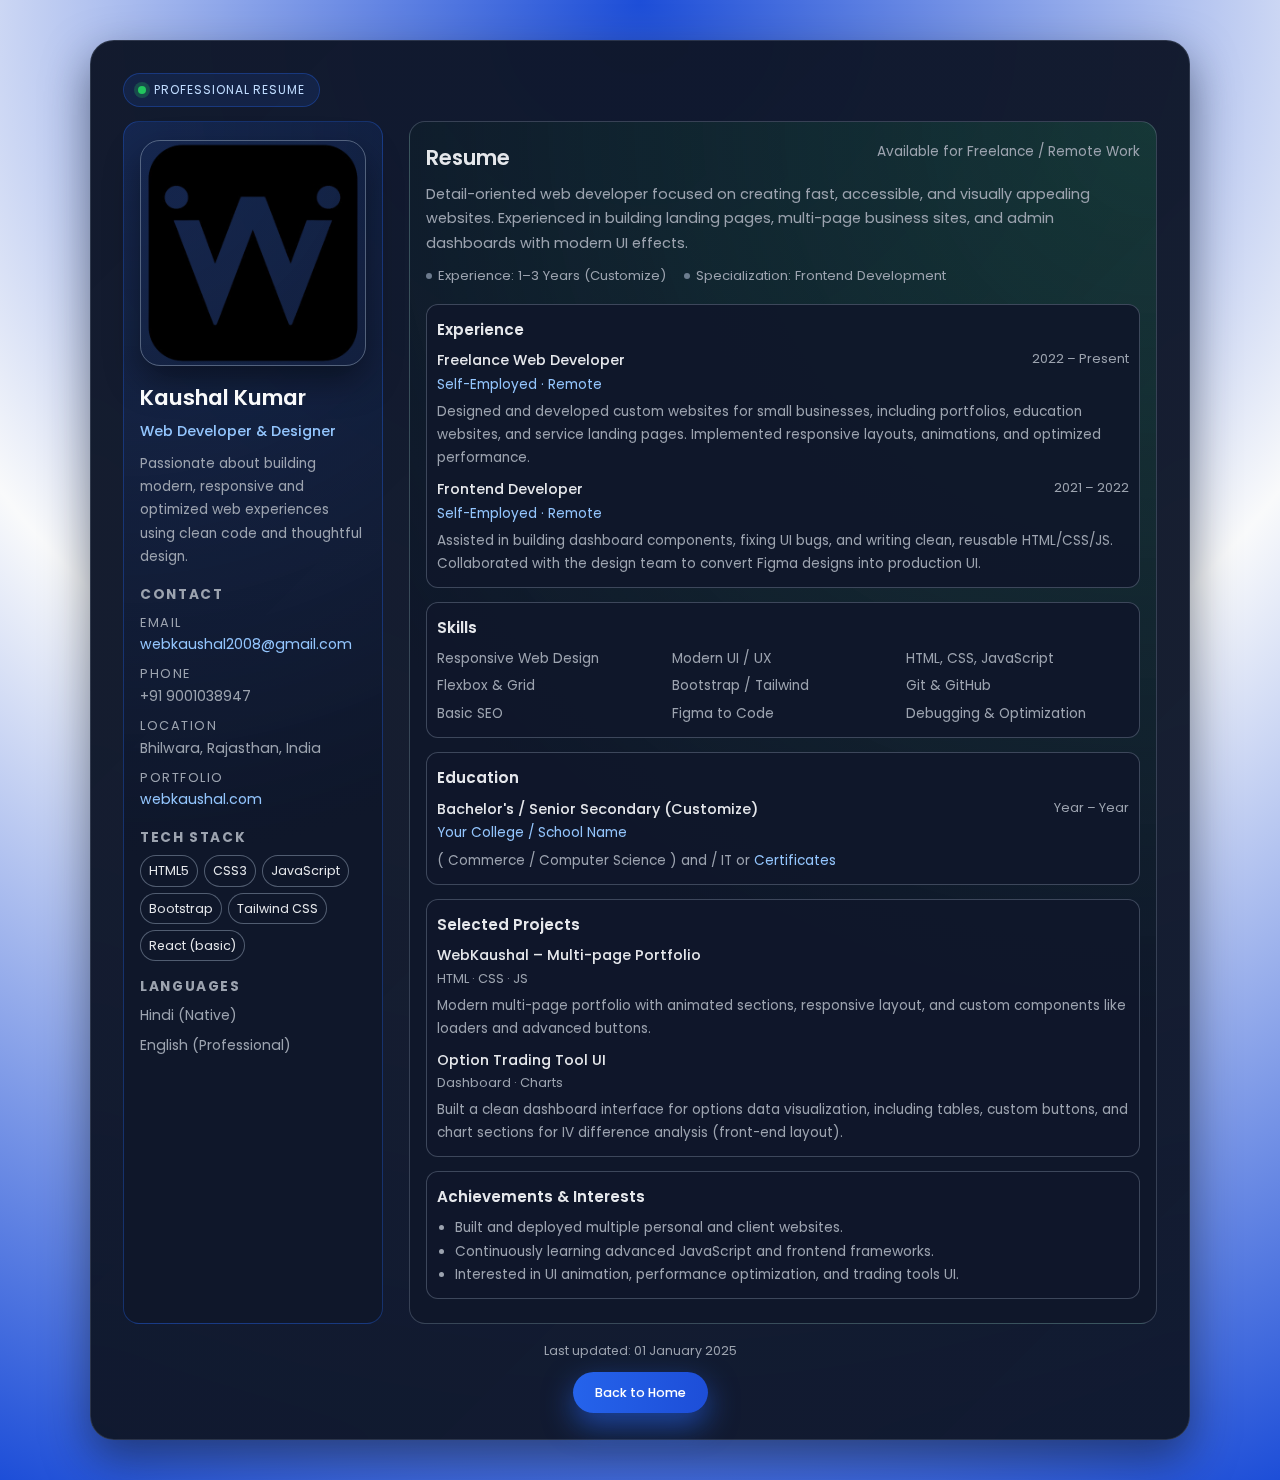
<file: resume.html>
<!DOCTYPE html> 
<html lang="en">
<head>
    <meta charset="UTF-8" />
    <meta name="viewport" content="width=device-width, initial-scale=1.0" />
    <title>Resume | WebKaushal</title>

    <!-- Google Font -->
    <link href="https://fonts.googleapis.com/css2?family=Poppins:wght@300;400;500;600;700&display=swap" rel="stylesheet" />
    <link rel="icon" href="images/Logo!.png">

    <style>
        :root {
            --primary: #2563eb;
            --primary-soft: rgba(37, 99, 235, 0.08);
            --bg: #0f172a;
            --bg-soft: #020617;
            --card: rgba(15, 23, 42, 0.95);
            --text: #e5e7eb;
            --muted: #9ca3af;
            --border: rgba(148, 163, 184, 0.2);
            --accent: #22c55e;
            --radius-lg: 16px;
            --radius-xl: 24px;
            --shadow-soft: 0 18px 45px rgba(15, 23, 42, 0.55);
        }

        * {
            margin: 0;
            padding: 0;
            box-sizing: border-box;
        }

        html {
            scroll-behavior: smooth;
        }

        body {
            font-family: "Poppins", sans-serif;
            background: radial-gradient(circle at top, #1d4ed8 0, #f9fafb 50%, #1d4ed8 100%);
            color: var(--text);
            line-height: 1.7;
            min-height: 100vh;
            display: flex;
            align-items: stretch;
            justify-content: center;
            padding: 40px 16px;
        }

        .wrapper {
            max-width: 1100px;
            width: 100%;
        }

        .card {
            background: linear-gradient(135deg, rgba(15,23,42,0.98), rgba(15,23,42,0.96));
            border-radius: var(--radius-xl);
            box-shadow: var(--shadow-soft);
            border: 1px solid var(--border);
            padding: 28px 18px 24px;
            backdrop-filter: blur(26px);
        }

        /* Tablet & down – better spacing */
        @media (max-width: 768px) {
            body {
                padding: 24px 12px;
            }

            .card {
                padding: 22px 14px 20px;
            }
        }

        @media (min-width: 768px) {
            .card {
                padding: 32px 32px 26px;
            }
        }

        .badge {
            display: inline-flex;
            align-items: center;
            gap: 8px;
            padding: 6px 14px;
            border-radius: 999px;
            background: rgba(37, 99, 235, 0.12);
            border: 1px solid rgba(37, 99, 235, 0.35);
            font-size: 12px;
            letter-spacing: 0.08em;
            text-transform: uppercase;
            color: #bfdbfe;
            margin-bottom: 14px;
        }

        .badge-dot {
            width: 8px;
            height: 8px;
            border-radius: 999px;
            background: var(--accent);
            box-shadow: 0 0 0 4px rgba(34, 197, 94, 0.25);
        }

        /* ===== Resume Layout ===== */

        .resume-layout {
            display: flex;
            flex-direction: column;
            gap: 20px;
        }

        @media (min-width: 900px) {
            .resume-layout {
                flex-direction: row;
                gap: 26px;
            }
        }

        .resume-sidebar {
            flex: 0 0 260px;
            max-width: 260px;
            padding: 18px 16px 18px;
            border-radius: var(--radius-lg);
            background: radial-gradient(circle at top left,
                    rgba(37, 99, 235, 0.18),
                    rgba(15, 23, 42, 1) 60%);
            border: 1px solid rgba(37, 99, 235, 0.35);
        }

        @media (max-width: 899px) {
            .resume-sidebar {
                max-width: 100%;
            }
        }

        .resume-main {
            flex: 1;
            padding: 18px 16px 10px;
            border-radius: var(--radius-lg);
            background: radial-gradient(circle at top right,
                    rgba(34, 197, 94, 0.16),
                    rgba(15, 23, 42, 1) 65%);
            border: 1px solid rgba(148, 163, 184, 0.3);
        }

        /* ==== Avatar square ==== */

        .avatar-wrapper {
            width: 100%;
            border-radius: 20px;
            overflow: hidden;
            border: 1px solid rgba(148, 163, 184, 0.5);
            box-shadow: 0 15px 35px rgba(0, 0, 0, 0.45);
            margin-bottom: 14px;
        }

        .avatar-wrapper img {
            width: 100%;
            aspect-ratio: 1 / 1;   /* square */
            height: auto;
            object-fit: cover;
            object-position: center;
            display: block;
        }

        .name {
            font-size: 1.35rem;
            font-weight: 600;
            color: #f9fafb;
            margin-bottom: 2px;
        }

        .role {
            font-size: 0.9rem;
            font-weight: 500;
            color: #93c5fd;
            margin-bottom: 8px;
        }

        .side-section-title {
            font-size: 0.85rem;
            text-transform: uppercase;
            letter-spacing: 0.12em;
            color: var(--muted);
            margin: 14px 0 6px;
        }

        .side-list {
            list-style: none;
            font-size: 0.88rem;
            color: var(--muted);
        }

        .side-list li {
            margin-bottom: 6px;
        }

        .side-list li span.label {
            display: block;
            font-size: 0.8rem;
            text-transform: uppercase;
            letter-spacing: 0.12em;
            color: #9ca3af;
        }

        .chip-row {
            display: flex;
            flex-wrap: wrap;
            gap: 6px;
            margin-top: 4px;
        }

        .chip {
            font-size: 0.78rem;
            padding: 4px 8px;
            border-radius: 999px;
            background: rgba(15, 23, 42, 0.9);
            border: 1px solid rgba(148, 163, 184, 0.5);
        }

        /* ===== Main Sections ===== */

        .resume-header {
            margin-bottom: 16px;
        }

        .resume-header-top {
            display: flex;
            flex-wrap: wrap;
            justify-content: space-between;
            gap: 12px;
            margin-bottom: 6px;
        }

        .resume-title {
            font-size: 1.3rem;
            font-weight: 600;
            color: #e5e7eb;
        }

        .resume-location {
            font-size: 0.85rem;
            color: var(--muted);
        }

        .resume-summary {
            font-size: 0.9rem;
            color: var(--muted);
        }

        .section-block {
            margin-bottom: 14px;
            padding: 12px 10px;
            border-radius: 12px;
            background: rgba(15, 23, 42, 0.92);
            border: 1px solid rgba(148, 163, 184, 0.35);
        }

        .section-title {
            font-size: 0.95rem;
            font-weight: 600;
            margin-bottom: 6px;
            color: #e5e7eb;
        }

        .item {
            margin-bottom: 8px;
        }

        .item:last-child {
            margin-bottom: 0;
        }

        .item-header {
            display: flex;
            flex-wrap: wrap;
            justify-content: space-between;
            gap: 6px;
        }

        .item-title {
            font-size: 0.9rem;
            font-weight: 500;
        }

        .item-subtitle {
            font-size: 0.85rem;
            color: #93c5fd;
        }

        .item-meta {
            font-size: 0.8rem;
            color: var(--muted);
        }

        .item-desc {
            font-size: 0.85rem;
            color: var(--muted);
            margin-top: 4px;
        }

        .skill-grid {
            display: grid;
            grid-template-columns: repeat(2, minmax(0, 1fr));
            gap: 4px 12px;
            font-size: 0.86rem;
            color: var(--muted);
        }

        @media (min-width: 900px) {
            .skill-grid {
                grid-template-columns: repeat(3, minmax(0, 1fr));
            }
        }

        /* Contact row bottom */

        .contact-row {
            margin-top: 10px;
            display: flex;
            flex-wrap: wrap;
            gap: 10px 18px;
            font-size: 0.82rem;
            color: var(--muted);
        }

        .contact-row span {
            display: inline-flex;
            align-items: center;
            gap: 6px;
        }

        .dot {
            width: 6px;
            height: 6px;
            border-radius: 999px;
            background: rgba(148, 163, 184, 0.7);
        }

        a {
            color: #93c5fd;
            text-decoration: none;
        }

        a:hover {
            text-decoration: none;
        }

        footer {
            margin-top: 16px;
            font-size: 0.78rem;
            color: var(--muted);
            text-align: center;
        }

        .back-link {
            display: inline-flex;
            align-items: center;
            gap: 6px;
            margin-top: 8px;
            font-size: 0.82rem;
        }

        .back-link span {
            font-size: 1.1rem;
            line-height: 1;
        }

        /* ===== Same Buttons ===== */

        .buttons {
            display: flex;
            justify-content: center;
            margin-top: 10px;
        }

        .btn {
            padding: 10px 22px;
            border-radius: 999px;
            font-weight: 500;
            text-decoration: none;
            transition: 0.2s ease;
            display: inline-flex;
            align-items: center;
            justify-content: center;
            white-space: nowrap;
        }

        .btn-primary {
            background: linear-gradient(to right, #2563eb, #1d4ed8);
            color: white;
            box-shadow: 0 12px 30px rgba(37, 99, 235, 0.6);
        }

        .btn-primary:hover {
            transform: translateY(-2px);
            box-shadow: 0 16px 40px rgba(37, 99, 235, 0.8);
        }

        /* ==== Bottom QR section (left square, responsive) ==== */

        .qr-section {
            margin-top: 18px;
            padding: 12px 10px;
            border-radius: 12px;
            background: rgba(15, 23, 42, 0.95);
            border: 1px solid rgba(148, 163, 184, 0.35);
            display: flex;
            flex-wrap: wrap;
            gap: 14px;
            align-items: center;
        }

        .qr-image-box {
            background: #ffffff;
            border-radius: 16px;
            padding: 6px;
            display: inline-flex;
            justify-content: center;
            align-items: center;
        }

        .qr-image-box img {
            width: 120px;
            height: 120px;   /* square */
            object-fit: contain;
            display: block;
        }

        .qr-text {
            flex: 1;
            min-width: 180px;
        }

        .qr-title {
            font-size: 0.95rem;
            font-weight: 600;
            color: #e5e7eb;
            margin-bottom: 4px;
        }

        .qr-text p {
            font-size: 0.85rem;
            color: var(--muted);
        }

        @media (max-width: 600px) {
            .qr-section {
                flex-direction: column;
                align-items: flex-start;
            }

            .qr-image-box img {
                width: 34vw;
                height: 34vw;  /* keep square */
                max-width: 140px;
                max-height: 140px;
            }
        }

        /* Extra small screens (mobiles) */
        @media (max-width: 480px) {
            .name {
                font-size: 1.2rem;
            }

            .role {
                font-size: 0.85rem;
            }

            .resume-header-top {
                flex-direction: column;
                align-items: flex-start;
            }

            .resume-title {
                font-size: 1.15rem;
            }

            .resume-summary {
                font-size: 0.86rem;
            }

            .section-block {
                padding: 10px 8px;
            }

            .buttons {
                flex-direction: column;
            }

            .btn {
                width: 100%;
                text-align: center;
            }
        }
    </style>
</head>
<body>
    <div class="wrapper">
        <main class="card">
            <div class="badge">
                <span class="badge-dot"></span>
                Professional Resume
            </div>

            <div class="resume-layout">
                <!-- ===== LEFT SIDEBAR ===== -->
                <aside class="resume-sidebar">
                    <div class="avatar-wrapper">
                        <!-- Square photo (replace src with your image) -->
                        <img src="images/Logo!.png" alt="WebKaushal">
                    </div>

                    <div class="name">Kaushal Kumar</div>
                    <div class="role">Web Developer & Designer</div>

                    <p style="font-size: 0.86rem; color: var(--muted); margin-top: 4px;">
                        Passionate about building modern, responsive and optimized web
                        experiences using clean code and thoughtful design.
                    </p>

                    <h3 class="side-section-title">Contact</h3>
                    <ul class="side-list">
                        <li>
                            <span class="label">Email</span>
                            <a href="mailto:webkaushal2008@gmail.com">webkaushal2008@gmail.com</a>
                        </li>
                        <li>
                            <span class="label">Phone</span>
                            +91 9001038947
                        </li>
                        <li>
                            <span class="label">Location</span>
                            Bhilwara, Rajasthan, India
                        </li>
                        <li>
                            <span class="label">Portfolio</span>
                            <a href="index.html"> webkaushal.com </a>
                        </li>
                    </ul>

                    <h3 class="side-section-title">Tech Stack</h3>
                    <div class="chip-row">
                        <span class="chip">HTML5</span>
                        <span class="chip">CSS3</span>
                        <span class="chip">JavaScript</span>
                        <span class="chip">Bootstrap</span>
                        <span class="chip">Tailwind CSS</span>
                        <span class="chip">React (basic)</span>
                    </div>

                    <h3 class="side-section-title">Languages</h3>
                    <ul class="side-list">
                        <li>Hindi (Native)</li>
                        <li>English (Professional)</li>
                    </ul>
                </aside>

                <!-- ===== MAIN CONTENT ===== -->
                <section class="resume-main">
                    <!-- Header & Summary -->
                    <header class="resume-header">
                        <div class="resume-header-top">
                            <div class="resume-title">Resume</div>
                            <div class="resume-location">Available for Freelance / Remote Work</div>
                        </div>
                        <p class="resume-summary">
                            Detail-oriented web developer focused on creating fast, accessible,
                            and visually appealing websites. Experienced in building landing pages,
                            multi-page business sites, and admin dashboards with modern UI effects.
                        </p>
                        <div class="contact-row">
                            <span><span class="dot"></span> Experience: 1–3 Years (Customize)</span>
                            <span><span class="dot"></span> Specialization: Frontend Development</span>
                        </div>
                    </header>

                    <!-- Experience -->
                    <div class="section-block">
                        <div class="section-title">Experience</div>

                        <div class="item">
                            <div class="item-header">
                                <div>
                                    <div class="item-title">Freelance Web Developer</div>
                                    <div class="item-subtitle">Self-Employed · Remote</div>
                                </div>
                                <div class="item-meta">2022 – Present</div>
                            </div>
                            <p class="item-desc">
                                Designed and developed custom websites for small businesses,
                                including portfolios, education websites, and service landing pages.
                                Implemented responsive layouts, animations, and optimized performance.
                            </p>
                        </div>

                        <div class="item">
                            <div class="item-header">
                                <div>
                                    <div class="item-title">Frontend Developer</div>
                                    <div class="item-subtitle">Self-Employed · Remote</div>
                                </div>
                                <div class="item-meta">2021 – 2022</div>
                            </div>
                            <p class="item-desc">
                                Assisted in building dashboard components, fixing UI bugs,
                                and writing clean, reusable HTML/CSS/JS. Collaborated with
                                the design team to convert Figma designs into production UI.
                            </p>
                        </div>
                    </div>

                    <!-- Skills -->
                    <div class="section-block">
                        <div class="section-title">Skills</div>
                        <div class="skill-grid">
                            <span>Responsive Web Design</span>
                            <span>Modern UI / UX</span>
                            <span>HTML, CSS, JavaScript</span>
                            <span>Flexbox & Grid</span>
                            <span>Bootstrap / Tailwind</span>
                            <span>Git & GitHub</span>
                            <span>Basic SEO</span>
                            <span>Figma to Code</span>
                            <span>Debugging & Optimization</span>
                        </div>
                    </div>

                    <!-- Education -->
                    <div class="section-block">
                        <div class="section-title">Education</div>

                        <div class="item">
                            <div class="item-header">
                                <div>
                                    <div class="item-title">Bachelor's / Senior Secondary (Customize)</div>
                                    <div class="item-subtitle">Your College / School Name</div>
                                </div>
                                <div class="item-meta">Year – Year</div>
                            </div>
                            <p class="item-desc">
                               ( Commerce / Computer Science )
                                and / IT or 
                            <a href="ourcertificates.html"> Certificates </a>
                            </p>
                        </div>
                    </div>

                    <!-- Projects -->
                    <div class="section-block">
                        <div class="section-title">Selected Projects</div>

                        <div class="item">
                            <div class="item-header">
                                <div>
                                    <div class="item-title">WebKaushal – Multi-page Portfolio</div>
                                    <div class="item-meta">HTML · CSS · JS</div>
                                </div>
                            </div>
                            <p class="item-desc">
                                Modern multi-page portfolio with animated sections, responsive
                                layout, and custom components like loaders and advanced buttons.
                            </p>
                        </div>

                        <div class="item">
                            <div class="item-header">
                                <div>
                                    <div class="item-title">Option Trading Tool UI</div>
                                    <div class="item-meta">Dashboard · Charts</div>
                                </div>
                            </div>
                            <p class="item-desc">
                                Built a clean dashboard interface for options data visualization,
                                including tables, custom buttons, and chart sections for IV
                                difference analysis (front-end layout).
                            </p>
                        </div>
                    </div>

                    <!-- Extra -->
                    <div class="section-block">
                        <div class="section-title">Achievements & Interests</div>
                        <ul style="padding-left: 18px; font-size: 0.86rem; color: var(--muted);">
                            <li>Built and deployed multiple personal and client websites.</li>
                            <li>Continuously learning advanced JavaScript and frontend frameworks.</li>
                            <li>Interested in UI animation, performance optimization, and trading tools UI.</li>
                        </ul>
                    </div>
                </section>
            </div>

            <footer>
                <p>Last updated: 01 January 2025 </p>
                <div class="buttons">
                    <a href="index.html" class="btn btn-primary"> Back to Home</a>
                </div>
            </footer>
        </main>
    </div>
        <script>
            document.addEventListener
            ("contextmenu", function(e)
            {
                e.preventDefault()
            },false)
        </script>
</body>
</html>
</file>
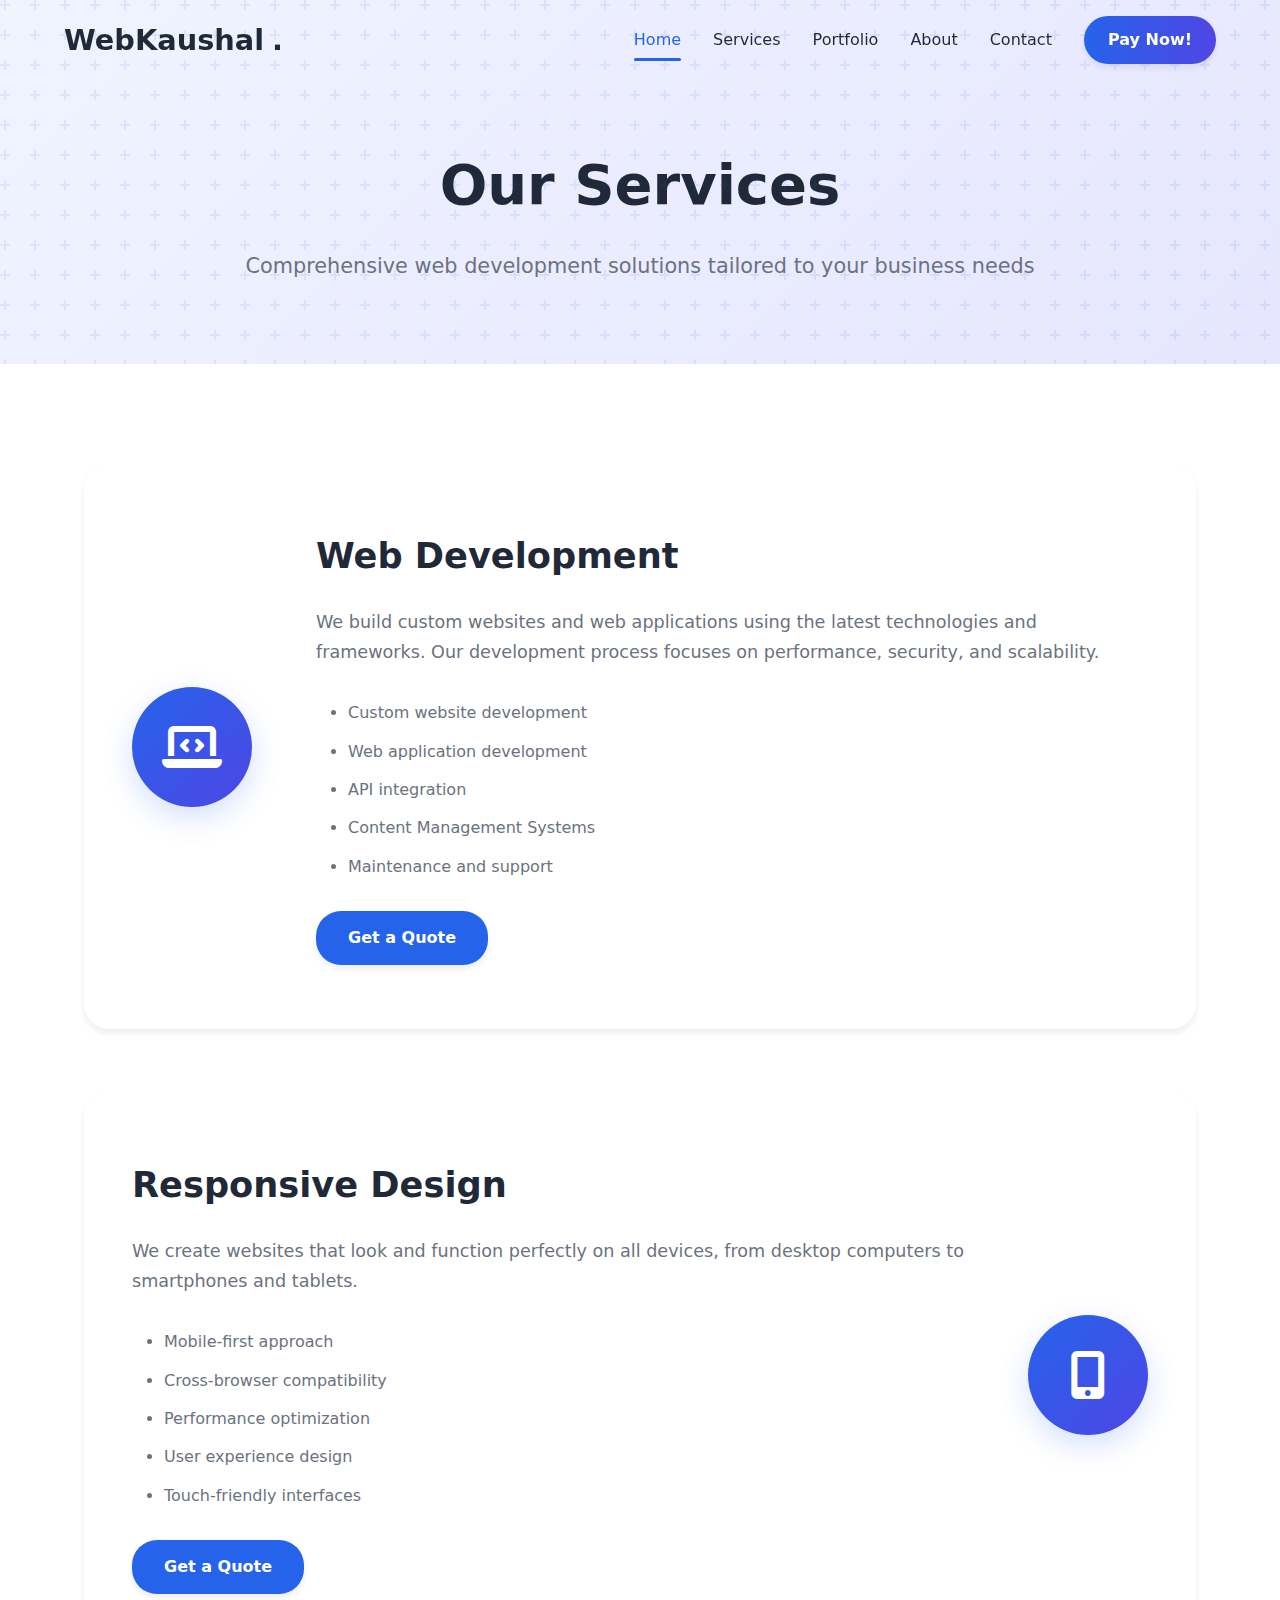
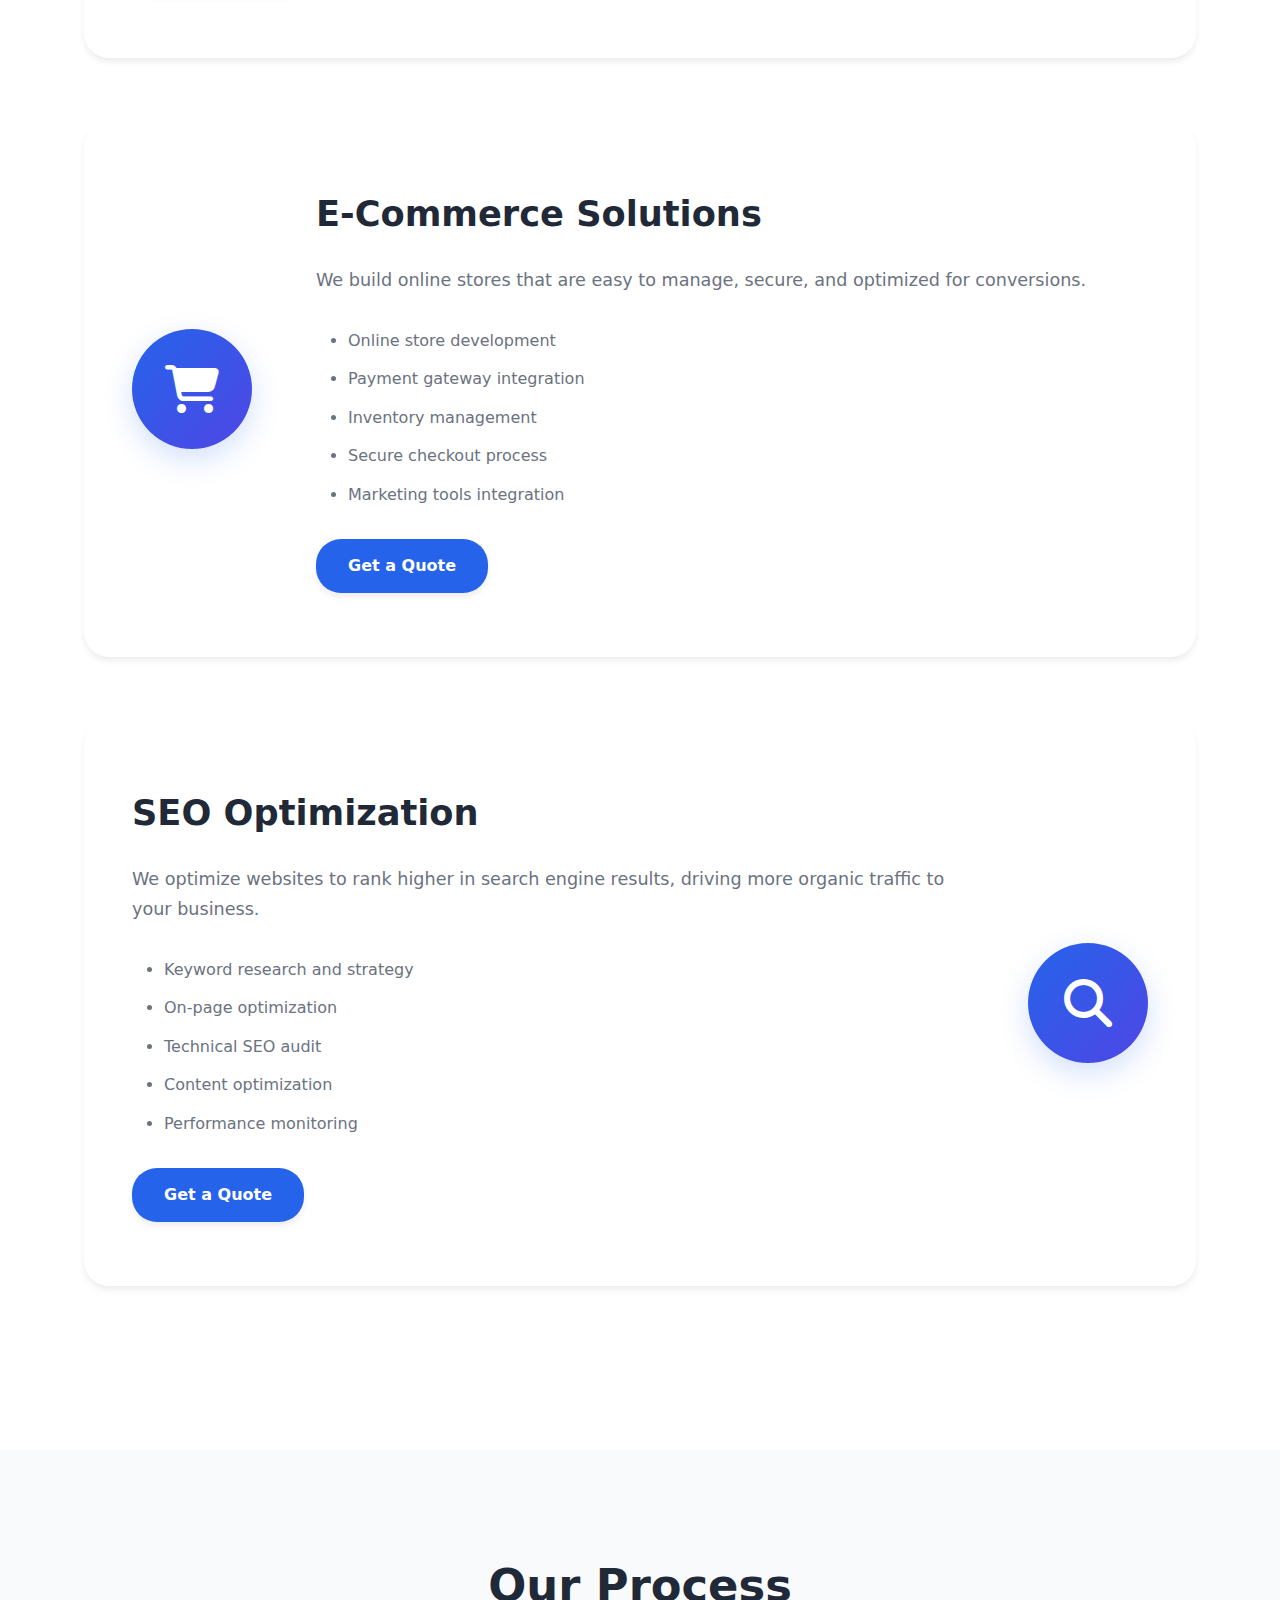
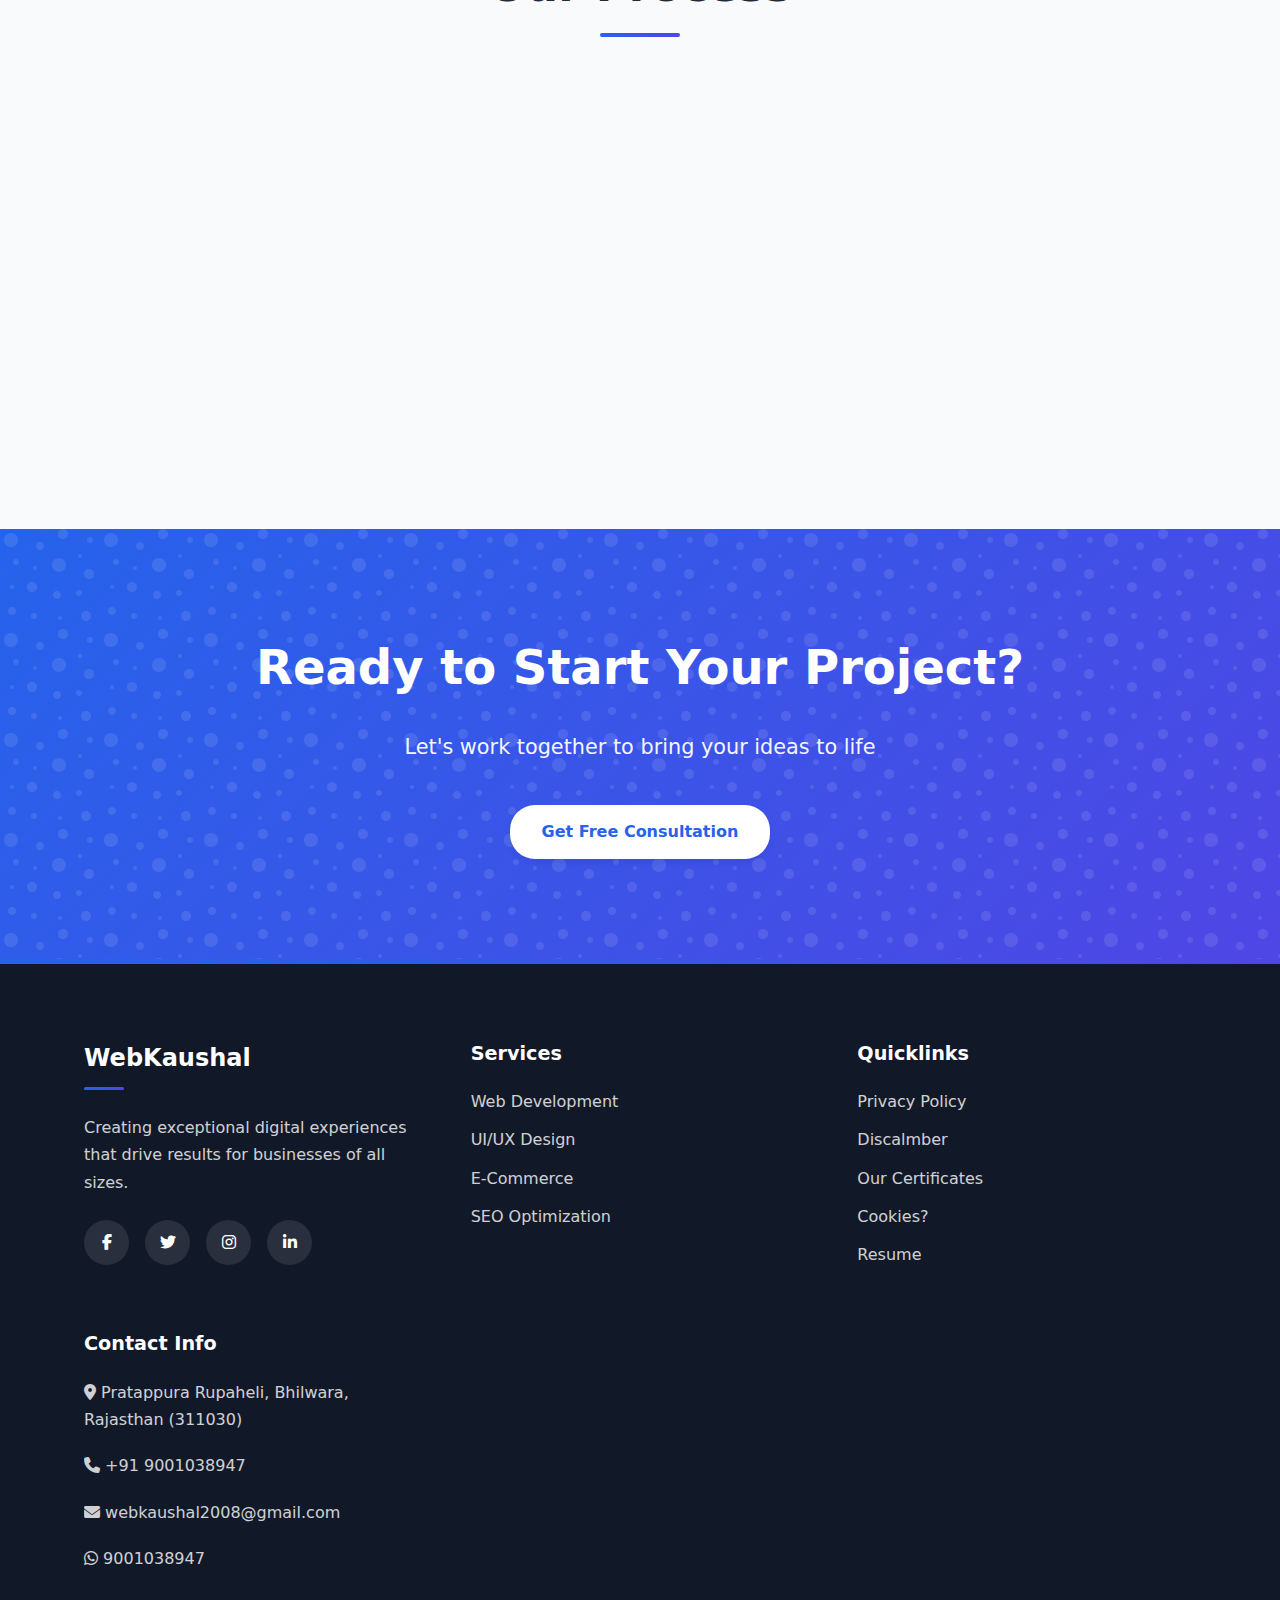
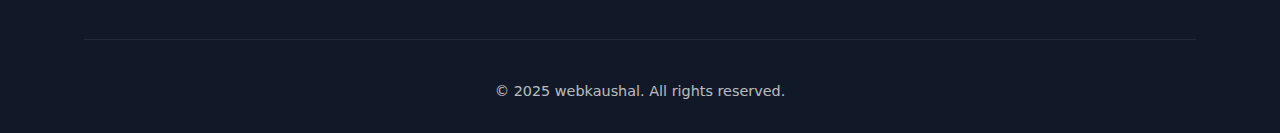
<file: services.html>
<!DOCTYPE html>
<html lang="en">
<head>
    <meta charset="UTF-8">
    <meta name="viewport" content="width=device-width, initial-scale=1.0">
    <title>Our Services | WebKaushal</title>
    <link rel="stylesheet" href="style.css">
    <link rel="icon" href="images/Logo!.png">
    <link rel="stylesheet" href="https://cdnjs.cloudflare.com/ajax/libs/font-awesome/6.4.0/css/all.min.css">
</head>
<body>
    <!-- Navigation -->
    <nav class="navbar">
        <div class="nav-container">
            <div class="nav-logo">
                <a href="index.html">WebKaushal<span1>.</span></a>
            </div>
            <div class="nav-menu" id="nav-menu">
                <a href="index.html" class="nav-link active">Home</a>
                <a href="services.html" class="nav-link">Services</a>
                <a href="portfolio.html" class="nav-link">Portfolio</a>
                <a href="about.html" class="nav-link">About</a>
                <a href="contact.html" class="nav-link">Contact</a>
                <a href="payment.html" class="nav-cta">Pay Now!</a>
            </div>
            <div class="hamburger" id="hamburger">
                <span></span>
                <span></span>
                <span></span>
            </div>
        </div>
    </nav>

    <!-- Page Header -->
    <section class="page-header">
        <div class="container">
            <h1>Our Services</h1>
            <p>Comprehensive web development solutions tailored to your business needs</p>
        </div>
    </section>

    <!-- Services Section -->
    <section class="services-detail">
        <div class="container">
            <div class="service-detail-card">
                <div class="service-detail-icon">
                    <i class="fas fa-laptop-code"></i>
                </div>
                <div class="service-detail-content">
                    <h2>Web Development</h2>
                    <p>We build custom websites and web applications using the latest technologies and frameworks. Our development process focuses on performance, security, and scalability.</p>
                    <ul>
                        <li>Custom website development</li>
                        <li>Web application development</li>
                        <li>API integration</li>
                        <li>Content Management Systems</li>
                        <li>Maintenance and support</li>
                    </ul>
                    <a href="contact.html" class="btn btn-primary">Get a Quote</a>
                </div>
            </div>

            <div class="service-detail-card reverse">
                <div class="service-detail-icon">
                    <i class="fas fa-mobile-alt"></i>
                </div>
                <div class="service-detail-content">
                    <h2>Responsive Design</h2>
                    <p>We create websites that look and function perfectly on all devices, from desktop computers to smartphones and tablets.</p>
                    <ul>
                        <li>Mobile-first approach</li>
                        <li>Cross-browser compatibility</li>
                        <li>Performance optimization</li>
                        <li>User experience design</li>
                        <li>Touch-friendly interfaces</li>
                    </ul>
                    <a href="contact.html" class="btn btn-primary">Get a Quote</a>
                </div>
            </div>

            <div class="service-detail-card">
                <div class="service-detail-icon">
                    <i class="fas fa-shopping-cart"></i>
                </div>
                <div class="service-detail-content">
                    <h2>E-Commerce Solutions</h2>
                    <p>We build online stores that are easy to manage, secure, and optimized for conversions.</p>
                    <ul>
                        <li>Online store development</li>
                        <li>Payment gateway integration</li>
                        <li>Inventory management</li>
                        <li>Secure checkout process</li>
                        <li>Marketing tools integration</li>
                    </ul>
                    <a href="contact.html" class="btn btn-primary">Get a Quote</a>
                </div>
            </div>

            <div class="service-detail-card reverse">
                <div class="service-detail-icon">
                    <i class="fas fa-search"></i>
                </div>
                <div class="service-detail-content">
                    <h2>SEO Optimization</h2>
                    <p>We optimize websites to rank higher in search engine results, driving more organic traffic to your business.</p>
                    <ul>
                        <li>Keyword research and strategy</li>
                        <li>On-page optimization</li>
                        <li>Technical SEO audit</li>
                        <li>Content optimization</li>
                        <li>Performance monitoring</li>
                    </ul>
                    <a href="contact.html" class="btn btn-primary">Get a Quote</a>
                </div>
            </div>
        </div>
    </section>

    <!-- Process Section -->
    <section class="process">
        <div class="container">
            <h2 class="section-title">Our Process</h2>
            <div class="process-steps">
                <div class="process-step">
                    <div class="step-number">1</div>
                    <h3>Discovery</h3>
                    <p>We learn about your business, goals, and target audience to create a tailored strategy.</p>
                </div>
                <div class="process-step">
                    <div class="step-number">2</div>
                    <h3>Design</h3>
                    <p>We create wireframes and prototypes to visualize the final product before development.</p>
                </div>
                <div class="process-step">
                    <div class="step-number">3</div>
                    <h3>Development</h3>
                    <p>Our developers bring the designs to life using the latest technologies and best practices.</p>
                </div>
                <div class="process-step">
                    <div class="step-number">4</div>
                    <h3>Launch</h3>
                    <p>We deploy your website and ensure everything is working perfectly before going live.</p>
                </div>
            </div>
        </div>
    </section>

    <!-- CTA Section -->
    <section class="cta">
        <div class="container">
            <h2>Ready to Start Your Project?</h2>
            <p>Let's work together to bring your ideas to life</p>
            <a href="contact.html" class="btn btn-light">Get Free Consultation</a>
        </div>
    </section>

    <!-- Footer -->
    <footer class="footer">
        <div class="container">
            <div class="footer-content">
                <div class="footer-section">
                    <h3>WebKaushal</h3>
                    <p>Creating exceptional digital experiences that drive results for businesses of all sizes.</p>
                    <div class="social-links">
                        <a href="#"><i class="fab fa-facebook-f"></i></a>
                        <a href="#"><i class="fab fa-twitter"></i></a>
                        <a href="#"><i class="fab fa-instagram"></i></a>
                        <a href="#"><i class="fab fa-linkedin-in"></i></a>
                    </div>
                </div>
                <div class="footer-section">
                    <h4>Services</h4>
                    <ul>
                        <li><a href="services.html">Web Development</a></li>
                        <li><a href="services.html">UI/UX Design</a></li>
                        <li><a href="services.html">E-Commerce</a></li>
                        <li><a href="services.html">SEO Optimization</a></li>
                    </ul>
                </div>
                <div class="footer-section">
                    <h4>Quicklinks</h4>
                    <ul>
                        <li><a href="privacypolicy.html">Privacy Policy</a></li>
                        <li><a href="discalmber.html">Discalmber</a></li>
                        <li><a href="ourcertificates.html">Our Certificates</li>
                        <li><a href="cookies.html">Cookies?</a></li>
                        <li><a href="resume.html">Resume</a></li>
                    </ul>
                </div>
                <div class="footer-section">
                    <h4>Contact Info</h4>
                    <p><i class="fas fa-map-marker-alt"></i> Pratappura Rupaheli, Bhilwara, Rajasthan (311030)</p>
                    <p>
                        <i class="fas fa-phone"></i> <a href="tel:9001038947">+91 9001038947</a> 
                    </p>
                    <p>
                        <i class="fas fa-envelope"></i> <a href="mailto:webkaushal2008@gmail.com">webkaushal2008@gmail.com</a>
                    </p>
                    <p>
                        <i class="fab fa-whatsapp"></i><a href="whatsapp://send?phone=919001038947&text=Hello%2C%20Webkaushal%21">
                            9001038947
                        </a>
                    </p>
                </div>
            </div>
            <div class="footer-bottom">
                <p>&copy; 2025 webkaushal. All rights reserved.</p>
            </div>
        </div>
    </footer>

    <script src="script.js"></script>
</body>
</html>
</file>
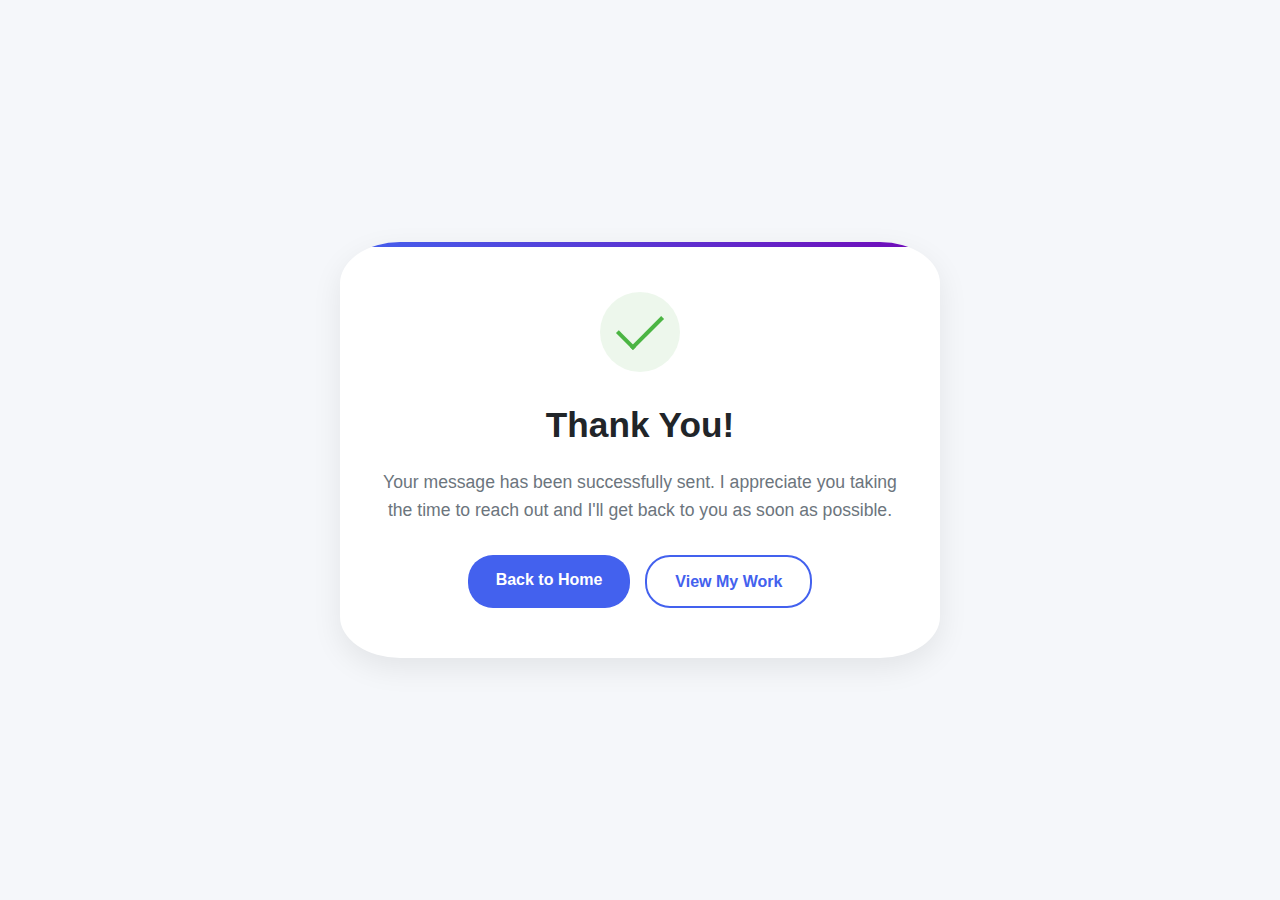
<file: thanks.html>
<!DOCTYPE html>
<html lang="en">
<head>
    <meta charset="UTF-8">
    <meta name="viewport" content="width=device-width, initial-scale=1.0">
    <title>Thank You | By Webkaushal</title>
    <link rel="icon" href="images/Logo!.png">
    <style>
        :root {
            --primary: #4361ee;
            --primary-dark: #3a56d4;
            --secondary: #7209b7;
            --dark: #212529;
            --light: #f8f9fa;
            --success: #4bb543;
            --gray: #6c757d;
            --transition: all 0.3s ease;
        }
        
        * {
            margin: 0;
            padding: 0;
            box-sizing: border-box;
            font-family: 'Segoe UI', Tahoma, Geneva, Verdana, sans-serif;
        }
        
        body {
            background-color: #f5f7fa;
            color: var(--dark);
            line-height: 1.6;
            min-height: 100vh;
            display: flex;
            flex-direction: column;
        }
        
        .container {
            max-width: 1200px;
            margin: 0 auto;
            padding: 0 20px;
        }
        
        header {
            padding: 20px 0;
            background-color: white;
            box-shadow: 0 2px 10px rgba(0, 0, 0, 0.05);
        }
        
        .logo {
            font-size: 1.8rem;
            font-weight: 700;
            color: var(--primary);
            text-decoration: none;
        }
        
        .logo span {
            color: var(--secondary);
        }
        
        main {
            flex: 1;
            display: flex;
            align-items: center;
            justify-content: center;
            padding: 40px 0;
        }
        
        .thank-you-card {
            background-color: white;
            border-radius: 10%;
            box-shadow: 0 10px 30px rgba(0, 0, 0, 0.08);
            padding: 50px 40px;
            text-align: center;
            max-width: 600px;
            width: 100%;
            position: relative;
            overflow: hidden;
        }
        
        .thank-you-card::before {
            content: '';
            position: absolute;
            top: 0;
            left: 0;
            width: 100%;
            height: 5px;
            background: linear-gradient(to right, var(--primary), var(--secondary));
        }
        
        .success-icon {
            width: 80px;
            height: 80px;
            background-color: rgba(75, 181, 67, 0.1);
            border-radius: 50%;
            display: flex;
            align-items: center;
            justify-content: center;
            margin: 0 auto 25px;
            position: relative;
        }
        
        .success-icon::before {
            content: '';
            width: 40px;
            height: 20px;
            border: 4px solid var(--success);
            border-top: none;
            border-right: none;
            transform: rotate(-45deg);
            position: absolute;
            top: 22px;
        }
        
        h1 {
            font-size: 2.2rem;
            margin-bottom: 15px;
            color: var(--dark);
        }
        
        .thank-you-card p {
            font-size: 1.1rem;
            color: var(--gray);
            margin-bottom: 30px;
        }
        
        .action-buttons {
            display: flex;
            gap: 15px;
            justify-content: center;
            flex-wrap: wrap;
        }
        
        .btn {
            display: inline-block;
            padding: 12px 28px;
            background-color: var(--primary);
            color: white;
            text-decoration: none;
            border-radius: 25px;
            font-weight: 600;
            transition: var(--transition);
            border: none;
            cursor: pointer;
            font-size: 1rem;
        }
        
        .btn:hover {
            background-color: var(--primary-dark);
            transform: translateY(-2px);
            box-shadow: 0 5px 15px rgba(67, 97, 238, 0.3);
        }
        
        .btn-outline {
            background-color: transparent;
            border: 2px solid var(--primary);
            color: var(--primary);
        }
        
        .btn-outline:hover {
            background-color: rgba(67, 97, 238, 0.05);
            transform: translateY(-2px);
        }
        
        footer {
            background-color: var(--dark);
            color: white;
            padding: 30px 0;
            text-align: center;
        }
        
        .social-links {
            display: flex;
            justify-content: center;
            gap: 20px;
            margin: 20px 0;
        }
        
        .social-links a {
            color: white;
            font-size: 1.2rem;
            transition: var(--transition);
        }
        
        .social-links a:hover {
            color: var(--primary);
        }
        
        .copyright {
            color: rgba(255, 255, 255, 0.7);
            font-size: 0.9rem;
        }
        
        @media (max-width: 768px) {
            .thank-you-card {
                padding: 40px 25px;
            }
            
            h1 {
                font-size: 1.8rem;
            }
            
            .action-buttons {
                flex-direction: column;
                align-items: center;
            }
            
            .btn {
                width: 100%;
                max-width: 250px;
            }
        }
        
        @media (max-width: 480px) {
            .thank-you-card {
                padding: 30px 20px;
            }
            
            h1 {
                font-size: 1.6rem;
            }
            
            .success-icon {
                width: 70px;
                height: 70px;
            }
            
            .success-icon::before {
                width: 35px;
                height: 18px;
                top: 18px;
            }
        }
    </style>
</head>
<body>
    
    <main>
        <div class="container">
            <div class="thank-you-card">
                <div class="success-icon"></div>
                <h1>Thank You!</h1>
                <p>Your message has been successfully sent. I appreciate you taking the time to reach out and I'll get back to you as soon as possible.</p>
                <div class="action-buttons">
                    <a href="index.html" class="btn">Back to Home</a>
                    <a href="portfolio.html" class="btn btn-outline">View My Work</a>
                </div>
            </div>
        </div>
    </main>

</body>
</html>
</file>
<file: style.css>
/* Global Styles */
:root {
    --primary: #2563eb;
    --primary-dark: #1d4ed8;
    --secondary: #4f46e5;
    --accent: #ec4899;
    --dark: #1f2937;
    --darker: #111827;
    --light: #f9fafb;
    --lighter: #ffffff;
    --gray: #6b7280;
    --light-gray: #e5e7eb;
    --border-radius: 12px;
    --transition: all 0.3s cubic-bezier(0.25, 0.8, 0.25, 1);
    --shadow: 0 4px 6px rgba(0, 0, 0, 0.07);
    --shadow-hover: 0 10px 25px rgba(0, 0, 0, 0.1);
    --container-width: 1200px;
}

* {
    margin: 0;
    padding: 0;
    box-sizing: border-box;
}

html {
    scroll-behavior: smooth;
}

body {
    font-family: 'Segoe UI', system-ui, -apple-system, sans-serif;
    line-height: 1.6;
    color: var(--dark);
    background-color: var(--light);
    overflow-x: hidden;
}

.container {
    width: 90%;
    max-width: var(--container-width);
    margin: 0 auto;
    padding: 0 20px;
}

a {
    text-decoration: none;
    color: inherit;
    transition: var(--transition);
}

ul {
    list-style: none;
}

img {
    max-width: 100%;
    height: auto;
    display: block;
}

.section-title {
    text-align: center;
    margin-bottom: 3rem;
    font-size: clamp(2rem, 5vw, 2.8rem);
    color: var(--dark);
    position: relative;
    padding-bottom: 1rem;
}

.section-title::after {
    content: '';
    position: absolute;
    bottom: 0;
    left: 50%;
    transform: translateX(-50%);
    width: 80px;
    height: 4px;
    background: linear-gradient(to right, var(--primary), var(--secondary));
    border-radius: 2px;
}

/* Buttons */
.btn {
    display: inline-flex;
    align-items: center;
    justify-content: center;
    padding: 0.875rem 2rem;
    border-radius: 25px;
    font-weight: 600;
    transition: var(--transition);
    cursor: pointer;
    gap: 0.5rem;
    border: none;
    outline: none;
    position: relative;
    overflow: hidden;
}

.btn::before {
    content: '';
    position: absolute;
    top: 0;
    left: -100%;
    width: 100%;
    height: 100%;
    background: linear-gradient(90deg, transparent, rgba(255, 255, 255, 0.2), transparent);
    transition: 0.5s;
}

.btn:hover::before {
    left: 100%;
}

.btn-primary {
    background-color: var(--primary);
    color: white;
    box-shadow: var(--shadow);
}

.btn-primary:hover {
    background-color: var(--primary-dark);
    transform: translateY(-3px);
    box-shadow: 0 10px 20px rgba(37, 99, 235, 0.2);
}

.btn-secondary {
    background-color: transparent;
    color: var(--primary);
    border: 2px solid var(--primary);
}

.btn-secondary:hover {
    background-color: var(--primary);
    color: white;
    transform: translateY(-3px);
}

.btn-outline {
    background-color: transparent;
    color: var(--primary);
    border: 2px solid var(--primary);
}

.btn-outline:hover {
    background-color: var(--primary);
    color: white;
}

.btn-light {
    background-color: var(--lighter);
    color: var(--primary);
    box-shadow: var(--shadow);
}

.btn-light:hover {
    background-color: #f3f4f6;
    transform: translateY(-3px);
}

.center-button {
    text-align: center;
    margin-top: 2rem;
}

/* Navigation */
.navbar {
    position: fixed;
    top: 0;
    left: 0;
    width: 100%;
    background: transparent; /* Initially transparent */
    backdrop-filter: none; /* No blur initially */
    box-shadow: none; /* No shadow initially */
    z-index: 1000;
    padding: 1rem 0;
    transition: var(--transition); /* Smooth transition for background, shadow, padding */
}

.navbar.scrolled {
    background: var(--lighter); /* Solid white background when scrolled */
    backdrop-filter: blur(10px); /* Optional blur effect */
    box-shadow: 0 2px 20px rgba(0, 0, 0, 0.1); /* Shadow when scrolled */
    padding: 0.7rem 0;
}

.nav-container {
    display: flex;
    justify-content: space-between;
    align-items: center;
    width: 90%;
    max-width: var(--container-width);
    margin: 0 auto;
}

.nav-logo a {
    font-size: 1.8rem;
    font-weight: 800;
    color: var(--dark); /* Black logo text for transparent navbar */
    display: flex;
    align-items: center;
    gap: 0.5rem;
}

.navbar.scrolled .nav-logo a {
    color: var(--dark); /* Black logo text for solid navbar */
}

.nav-logo span {
    color: var(--primary);
}

.nav-menu {
    display: flex;
    align-items: center;
    gap: 2rem;
}

.nav-link {
    color: var(--dark); /* Black text for transparent navbar */
    font-weight: 500;
    transition: var(--transition);
    position: relative;
    padding: 0.5rem 0;
}

.navbar.scrolled .nav-link {
    color: var(--dark); /* Black text for solid navbar */
}

.nav-link:hover {
    color: var(--primary);
}

.nav-link.active {
    color: var(--primary);
}

.nav-link.active::after {
    content: '';
    position: absolute;
    bottom: 0;
    left: 0;
    width: 100%;
    height: 3px;
    background-color: var(--primary);
    border-radius: 2px;
}

.nav-cta {
    background: linear-gradient(to right, var(--primary), var(--secondary));
    color: white;
    padding: 0.7rem 1.5rem;
    border-radius: 25px;
    font-weight: 600;
    transition: var(--transition);
    box-shadow: var(--shadow);
}

.nav-cta:hover {
    transform: translateY(-2px);
    box-shadow: 0 5px 15px rgba(37, 99, 235, 0.3);
}

.hamburger {
    display: none;
    flex-direction: column;
    cursor: pointer;
    padding: 0.5rem;
}

.hamburger span {
    width: 25px;
    height: 3px;
    background-color: var(--dark); /* Black hamburger lines for transparent navbar */
    margin: 2.5px 0;
    transition: var(--transition);
    border-radius: 2px;
}

.navbar.scrolled .hamburger span {
    background-color: var(--dark); /* Black hamburger lines for solid navbar */
}

/* Hero Section */
.hero {
    padding: 140px 0 100px;
    background: linear-gradient(135deg, #f0f4ff 0%, #e6e6ff 100%);
    position: relative;
    overflow: hidden;
}

.hero::before {
    content: '';
    position: absolute;
    top: 0;
    left: 0;
    width: 100%;
    height: 100%;
    background: url("data:image/svg+xml,%3Csvg width='60' height='60' viewBox='0 0 60 60' xmlns='http://www.w3.org/2000/svg'%3E%3Cg fill='none' fill-rule='evenodd'%3E%3Cg fill='%232563eb' fill-opacity='0.1'%3E%3Cpath d='M36 34v-4h-2v4h-4v2h4v4h2v-4h4v-2h-4zm0-30V0h-2v4h-4v2h4v4h2V6h4V4h-4zM6 34v-4H4v4H0v2h4v4h2v-4h4v-2H6zM6 4V0H4v4H0v2h4v4h2V6h4V4H6z'/%3E%3C/g%3E%3C/g%3E%3C/svg%3E");
    animation: rotateBackground 30s linear infinite;
    z-index: 0;
}

@keyframes rotateBackground {
    from {
        transform: rotate(0deg);
    }
    to {
        transform: rotate(360deg);
    }
}

.hero-container {
    display: flex;
    align-items: center;
    justify-content: center;
    gap: 3rem;
    max-width: var(--container-width);
    margin: 0 auto;
    padding: 0 2rem;
    position: relative;
    z-index: 1;
}

.hero-content {
    flex: 1;
}

.hero-content h1 {
    font-size: clamp(2.5rem, 5vw, 4rem);
    margin-bottom: 1.5rem;
    color: var(--dark);
    line-height: 1.2;
    font-weight: 800;
}

.hero-content p {
    font-size: clamp(1rem, 2.5vw, 1.3rem);
    margin-bottom: 2.5rem;
    color: var(--gray);
    max-width: 90%;
}

.hero-buttons {
    display: flex;
    gap: 1rem;
    flex-wrap: wrap;
}

.hero-image {
    flex: 1;
    text-align: center;
    position: relative;
}

.hero-image img {
    max-width: 100%;
    height: auto;
    border-radius: 100%;
    box-shadow: 0 20px 40px rgba(0, 0, 0, 0.1);
    transition: var(--transition);
}

.hero-image:hover img {
    transform: translateY(-5px);
}

.hero-image .plus-icon {
    position: relative;
    display: inline-flex;
    align-items: center;
    justify-content: center;
    width: 60px;
    height: 60px;
    font-size: 2rem;
    color: white;
    background: linear-gradient(135deg, var(--primary), var(--secondary));
    border-radius: 50%;
    margin: 0 auto;
    animation: rotateIcon 8s linear infinite;
    box-shadow: 0 5px 15px rgba(37, 99, 235, 0.3);
}

@keyframes rotateIcon {
    from {
        transform: rotate(0deg);
    }
    to {
        transform: rotate(360deg);
    }
}

/* Services Preview */
.services-preview {
    padding: 100px 0;
    background-color: white;
    position: relative;
}

.services-grid {
    display: grid;
    grid-template-columns: repeat(auto-fit, minmax(300px, 1fr));
    gap: 2.5rem;
    margin-top: 3rem;
}

.service-card {
    background-color: white;
    padding: 2.5rem 2rem;
    border-radius: 10%;
    box-shadow: var(--shadow);
    transition: var(--transition);
    text-align: center;
    position: relative;
    overflow: hidden;
    border: 1px solid rgba(0, 0, 0, 0.05);
}

.service-card::before {
    content: '';
    position: absolute;
    top: 0;
    left: 0;
    width: 5px;
    height: 0;
    background: linear-gradient(to bottom, var(--primary), var(--secondary));
    transition: var(--transition);
}

.service-card:hover {
    transform: translateY(-10px);
    box-shadow: var(--shadow-hover);
}

.service-card:hover::before {
    height: 100%;
}

.service-card i {
    font-size: 3.5rem;
    background: linear-gradient(to right, var(--primary), var(--secondary));
    -webkit-background-clip: text;
    background-clip: text;
    color: transparent;
    margin-bottom: 1.5rem;
    display: inline-block;
}

.service-card h3 {
    font-size: 1.5rem;
    margin-bottom: 1rem;
    color: var(--dark);
    font-weight: 700;
}

.service-card p {
    color: var(--gray);
    margin-bottom: 1.5rem;
    line-height: 1.7;
}

.service-card a {
    color: var(--primary);
    font-weight: 600;
    display: inline-flex;
    align-items: center;
    gap: 0.5rem;
}

.service-card a:hover {
    color: var(--secondary);
    gap: 0.8rem;
}

/* Portfolio Preview */
.portfolio-preview {
    padding: 100px 0;
    background-color: #f9fafb;
    position: relative;
}

.portfolio-grid {
    display: grid;
    grid-template-columns: repeat(auto-fit, minmax(300px, 1fr));
    gap: 2.5rem;
    margin-top: 3rem;
}

.portfolio-item {
    background-color: white;
    border-radius: 10%;
    overflow: hidden;
    box-shadow: var(--shadow);
    transition: var(--transition);
    position: relative;
}

.portfolio-item:hover {
    transform: translateY(-8px);
    box-shadow: var(--shadow-hover);
}

.portfolio-image {
    height: 240px;
    background: linear-gradient(45deg, #f3f4f6, #e5e7eb);
    display: flex;
    align-items: center;
    border-radius: 10%;
    justify-content: center;
    position: relative;
    overflow: hidden;
}

.portfolio-image::before {
    content: '';
    position: absolute;
    top: 0;
    left: 0;
    width: 100%;
    height: 100%;
    background: linear-gradient(to bottom, transparent, rgba(0, 0, 0, 0.2));
    opacity: 0;
    transition: var(--transition);
}

.portfolio-item:hover .portfolio-image::before {
    opacity: 1;
}

.portfolio-image img {
    width: 250px;
    height: 250px;
    transition: var(--transition);
}

.portfolio-item:hover .portfolio-image img {
    transform: scale(1.1);
}

.portfolio-info {
    padding: 1.8rem;
}

.portfolio-info h3 {
    font-size: 1.4rem;
    margin-bottom: 0.7rem;
    color: var(--dark);
    font-weight: 700;
}

.portfolio-info p {
    color: var(--gray);
    margin-bottom: 1.2rem;
    line-height: 1.6;
}

.portfolio-link {
    color: var(--primary);
    font-weight: 600;
    display: inline-flex;
    align-items: center;
    gap: 0.5rem;
}

.portfolio-link:hover {
    color: var(--secondary);
    gap: 0.8rem;
}

/* CTA Section */
.cta {
    padding: 100px 0;
    background: linear-gradient(135deg, var(--primary) 0%, var(--secondary) 100%);
    color: white;
    text-align: center;
    position: relative;
    overflow: hidden;
}

.cta::before {
    content: '';
    position: absolute;
    top: 0;
    left: 0;
    width: 100%;
    height: 100%;
    background: url("data:image/svg+xml,%3Csvg width='100' height='100' viewBox='0 0 100 100' xmlns='http://www.w3.org/2000/svg'%3E%3Cpath d='M11 18c3.866 0 7-3.134 7-7s-3.134-7-7-7-7 3.134-7 7 3.134 7 7 7zm48 25c3.866 0 7-3.134 7-7s-3.134-7-7-7-7 3.134-7 7 3.134 7 7 7zm-43-7c1.657 0 3-1.343 3-3s-1.343-3-3-3-3 1.343-3 3 1.343 3 3 3zm63 31c1.657 0 3-1.343 3-3s-1.343-3-3-3-3 1.343-3 3 1.343 3 3 3zM34 90c1.657 0 3-1.343 3-3s-1.343-3-3-3-3 1.343-3 3 1.343 3 3 3zm56-76c1.657 0 3-1.343 3-3s-1.343-3-3-3-3 1.343-3 3 1.343 3 3 3zM12 86c2.21 0 4-1.79 4-4s-1.79-4-4-4-4 1.79-4 4 1.79 4 4 4zm28-65c2.21 0 4-1.79 4-4s-1.79-4-4-4-4 1.79-4 4 1.79 4 4 4zm23-11c2.76 0 5-2.24 5-5s-2.24-5-5-5-5 2.24-5 5 2.24 5 5 5zm-6 60c2.21 0 4-1.79 4-4s-1.79-4-4-4-4 1.79-4 4 1.79 4 4 4zm29 22c2.76 0 5-2.24 5-5s-2.24-5-5-5-5 2.24-5 5 2.24 5 5 5zM32 63c2.76 0 5-2.24 5-5s-2.24-5-5-5-5 2.24-5 5 2.24 5 5 5zm57-13c2.76 0 5-2.24 5-5s-2.24-5-5-5-5 2.24-5 5 2.24 5 5 5zm-9-21c1.105 0 2-.895 2-2s-.895-2-2-2-2 .895-2 2 .895 2 2 2zM60 91c1.105 0 2-.895 2-2s-.895-2-2-2-2 .895-2 2 .895 2 2 2zM35 41c1.105 0 2-.895 2-2s-.895-2-2-2-2 .895-2 2 .895 2 2 2zM12 60c1.105 0 2-.895 2-2s-.895-2-2-2-2 .895-2 2 .895 2 2 2z' fill='%23ffffff' fill-opacity='0.1' fill-rule='evenodd'/%3E%3C/svg%3E");
    animation: rotateBackground 20s linear infinite;
}

.cta-content {
    position: relative;
    z-index: 1;
    max-width: 800px;
    margin: 0 auto;
}

.cta h2 {
    font-size: clamp(2rem, 5vw, 3rem);
    margin-bottom: 1.5rem;
    font-weight: 800;
}

.cta p {
    font-size: clamp(1rem, 2.5vw, 1.3rem);
    margin-bottom: 2.5rem;
    opacity: 0.95;
    line-height: 1.7;
}

.cta .btn {
    background-color: white;
    color: var(--primary);
    font-weight: 700;
}

.cta .btn:hover {
    background-color: rgba(255, 255, 255, 0.9);
    transform: translateY(-3px);
    box-shadow: 0 10px 25px rgba(0, 0, 0, 0.15);
}

/* Footer */
.footer {
    background-color: var(--darker);
    color: white;
    padding: 80px 0 30px;
    position: relative;
}

.footer::before {
    content: '';
    position: absolute;
    top: 0;
    left: 0;
    width: 100%;
    height: 5px;
    background: linear-gradient(to right, var(--primary), var(--secondary));
}

.footer-content {
    display: grid;
    grid-template-columns: repeat(auto-fit, minmax(250px, 1fr));
    gap: 3rem;
    margin-bottom: 3rem;
}

.footer-section h3 {
    font-size: 1.5rem;
    margin-bottom: 1.5rem;
    color: white;
    font-weight: 700;
    position: relative;
    padding-bottom: 0.8rem;
}

.footer-section h3::after {
    content: '';
    position: absolute;
    bottom: 0;
    left: 0;
    width: 40px;
    height: 3px;
    background: linear-gradient(to right, var(--primary), var(--secondary));
    border-radius: 2px;
}

.footer-section h4 {
    font-size: 1.2rem;
    margin-bottom: 1.2rem;
    color: white;
    font-weight: 600;
}

.footer-section p {
    margin-bottom: 1.2rem;
    opacity: 0.8;
    line-height: 1.7;
}

.footer-section ul li {
    margin-bottom: 0.8rem;
}

.footer-section ul li a {
    opacity: 0.8;
    transition: var(--transition);
    display: inline-flex;
    align-items: center;
    gap: 0.5rem;
}

.footer-section ul li a:hover {
    opacity: 1;
    color: var(--primary);
    gap: 0.8rem;
}

.social-links {
    display: flex;
    gap: 1rem;
    margin-top: 1.5rem;
}

.social-links a {
    display: flex;
    align-items: center;
    justify-content: center;
    width: 45px;
    height: 45px;
    background-color: rgba(255, 255, 255, 0.1);
    border-radius: 50%;
    transition: var(--transition);
}

.social-links a:hover {
    background: linear-gradient(to right, var(--primary), var(--secondary));
    transform: translateY(-3px);
}

.footer-bottom {
    text-align: center;
    padding-top: 2.5rem;
    border-top: 1px solid rgba(255, 255, 255, 0.1);
    opacity: 0.7;
    font-size: 0.9rem;
}

/* Page Header */
.page-header {
    padding: 140px 0 80px;
    background: linear-gradient(135deg, #f0f4ff 0%, #e6e6ff 100%);
    text-align: center;
    position: relative;
    overflow: hidden;
}

.page-header::before {
    content: '';
    position: absolute;
    top: 0;
    left: 0;
    width: 100%;
    height: 100%;
    background: url("data:image/svg+xml,%3Csvg width='60' height='60' viewBox='0 0 60 60' xmlns='http://www.w3.org/2000/svg'%3E%3Cg fill='none' fill-rule='evenodd'%3E%3Cg fill='%232563eb' fill-opacity='0.1'%3E%3Cpath d='M36 34v-4h-2v4h-4v2h4v4h2v-4h4v-2h-4zm0-30V0h-2v4h-4v2h4v4h2V6h4V4h-4zM6 34v-4H4v4H0v2h4v4h2v-4h4v-2H6zM6 4V0H4v4H0v2h4v4h2V6h4V4H6z'/%3E%3C/g%3E%3C/g%3E%3C/svg%3E");
    animation: rotateBackground 20s linear infinite;
}

.page-header-content {
    position: relative;
    z-index: 1;
    max-width: 800px;
    margin: 0 auto;
}

.page-header h1 {
    font-size: clamp(2.2rem, 5vw, 3.5rem);
    margin-bottom: 1.2rem;
    color: var(--dark);
    font-weight: 800;
}

.page-header p {
    font-size: clamp(1rem, 2.5vw, 1.3rem);
    color: var(--gray);
    line-height: 1.7;
}

/* Services Detail Section (for services.html) */
.services-detail {
    padding: 100px 0;
    background-color: white;
}

.service-detail-card {
    display: flex;
    align-items: center;
    gap: 4rem;
    padding: 4rem 3rem;
    background: white;
    border-radius: 25px;
    box-shadow: var(--shadow);
    margin-bottom: 4rem;
    transition: var(--transition);
    position: relative;
    overflow: hidden;
}

.service-detail-card.reverse {
    flex-direction: row-reverse;
}

.service-detail-card:hover {
    transform: translateY(-5px);
    box-shadow: var(--shadow-hover);
}

.service-detail-icon {
    flex-shrink: 0;
    width: 120px;
    height: 120px;
    background: linear-gradient(135deg, var(--primary), var(--secondary));
    border-radius: 50%;
    display: flex;
    align-items: center;
    justify-content: center;
    box-shadow: 0 10px 30px rgba(37, 99, 235, 0.2);
}

.service-detail-icon i {
    font-size: 3rem;
    color: white;
}

.service-detail-content {
    flex: 1;
}

.service-detail-content h2 {
    font-size: 2.2rem;
    margin-bottom: 1.5rem;
    color: var(--dark);
    font-weight: 700;
}

.service-detail-content p {
    color: var(--gray);
    margin-bottom: 2rem;
    line-height: 1.7;
    font-size: 1.1rem;
}

.service-detail-content ul {
    list-style: disc;
    padding-left: 2rem;
    margin-bottom: 2rem;
}

.service-detail-content ul li {
    color: var(--gray);
    margin-bottom: 0.8rem;
    line-height: 1.6;
}

/* Process Section (for services.html) */
.process {
    padding: 100px 0;
    background-color: #f9fafb;
}

.process-steps {
    display: grid;
    grid-template-columns: repeat(auto-fit, minmax(250px, 1fr));
    gap: 2rem;
    margin-top: 3rem;
}

.process-step {
    text-align: center;
    padding: 2.5rem 2rem;
    background: white;
    border-radius: 20px;
    box-shadow: var(--shadow);
    transition: var(--transition);
    position: relative;
}

.process-step:hover {
    transform: translateY(-8px);
    box-shadow: var(--shadow-hover);
}

.step-number {
    width: 60px;
    height: 60px;
    background: linear-gradient(135deg, var(--primary), var(--secondary));
    color: white;
    border-radius: 50%;
    display: flex;
    align-items: center;
    justify-content: center;
    font-size: 1.5rem;
    font-weight: 700;
    margin: 0 auto 1.5rem;
    box-shadow: 0 5px 15px rgba(37, 99, 235, 0.3);
}

.process-step h3 {
    font-size: 1.4rem;
    margin-bottom: 1rem;
    color: var(--dark);
    font-weight: 700;
}

.process-step p {
    color: var(--gray);
    line-height: 1.6;
}

/* Portfolio Filter (for portfolio.html) */
.portfolio-filter {
    padding: 60px 0;
    background-color: white;
}

.filter-buttons {
    display: flex;
    justify-content: center;
    gap: 1rem;
    flex-wrap: wrap;
    margin-top: 2rem;
}

.filter-btn {
    padding: 0.75rem 1.5rem;
    background: transparent;
    color: var(--gray);
    border: 2px solid var(--light-gray);
    border-radius: 25px;
    font-weight: 600;
    cursor: pointer;
    transition: var(--transition);
}

.filter-btn:hover,
.filter-btn.active {
    background: linear-gradient(to right, var(--primary), var(--secondary));
    color: white;
    border-color: transparent;
    transform: translateY(-2px);
}

/* Portfolio Grid (for portfolio.html - extends index preview) */
.portfolio-grid {
    padding: 0 0 100px;
    background-color: #f9fafb;
}

.portfolio-items {
    display: grid;
    grid-template-columns: repeat(auto-fit, minmax(300px, 1fr));
    gap: 2.5rem;
    margin-top: 3rem;
}

/* About Section (for about.html) */
.about {
    padding: 100px 0;
    background-color: white;
}

.about-content {
    display: flex;
    gap: 4rem;
    align-items: center;
    margin-top: 3rem;
}

.about-text {
    flex: 1;
}

.about-text h2 {
    font-size: 2.5rem;
    margin-bottom: 1.5rem;
    color: var(--dark);
    font-weight: 800;
    line-height: 1.3;
}

.about-text p {
    color: var(--gray);
    margin-bottom: 2rem;
    line-height: 1.7;
    font-size: 1.1rem;
}

.stats {
    display: flex;
    gap: 2rem;
    margin-top: 3rem;
}

.stat {
    text-align: center;
}

.stat h3 {
    font-size: 2.5rem;
    color: var(--primary);
    font-weight: 800;
    margin-bottom: 0.5rem;
}

.stat p {
    color: var(--gray);
    font-weight: 600;
}

.about-image {
    flex: 1;
    text-align: center;
}

.about-image img {
    max-width: 100%;
    border-radius: 100%;
    box-shadow: var(--shadow-hover);
}

/* Values Section (for about.html) */
.values {
    padding: 100px 0;
    background-color: #f9fafb;
}

.values-grid {
    display: grid;
    grid-template-columns: repeat(auto-fit, minmax(250px, 1fr));
    gap: 2rem;
    margin-top: 3rem;
}

.value-card {
    background: white;
    padding: 2.5rem;
    border-radius: 20px;
    text-align: center;
    box-shadow: var(--shadow);
    transition: var(--transition);
}

.value-card:hover {
    transform: translateY(-8px);
    box-shadow: var(--shadow-hover);
}

.value-card i {
    font-size: 3rem;
    color: var(--primary);
    margin-bottom: 1.5rem;
}

.value-card h3 {
    font-size: 1.4rem;
    margin-bottom: 1rem;
    color: var(--dark);
    font-weight: 700;
}

.value-card p {
    color: var(--gray);
    line-height: 1.6;
}

/* Team Section (for about.html) */
.team {
    padding: 100px 0;
    background-color: white;
}

.team-grid {
    display: grid;
    grid-template-columns: repeat(auto-fit, minmax(250px, 1fr));
    gap: 2rem;
    margin-top: 3rem;
}

.team-member {
    background: #f9fafb;
    padding: 2rem;
    border-radius: 20px;
    text-align: center;
    transition: var(--transition);
}

.team-member:hover {
    transform: translateY(-5px);
    box-shadow: var(--shadow-hover);
}

.member-image {
    width: 120px;
    height: 120px;
    margin: 0 auto 1.5rem;
    border-radius: 50%;
    overflow: hidden;
}

.member-image img {
    width: 100%;
    height: 100%;
    object-fit: cover;
}

.team-member h3 {
    font-size: 1.3rem;
    color: var(--dark);
    margin-bottom: 0.5rem;
}

.team-member p {
    color: var(--primary);
    font-weight: 600;
}

/* Contact Section (for contact.html) */
.contact {
    padding: 100px 0;
    background-color: white;
}

.contact-content {
    display: grid;
    grid-template-columns: 1fr 1fr;
    gap: 4rem;
    margin-top: 3rem;
}

.contact-info h2 {
    font-size: 2.2rem;
    margin-bottom: 1.5rem;
    color: var(--dark);
}

.contact-info p {
    color: var(--gray);
    margin-bottom: 3rem;
    line-height: 1.7;
}

.contact-details {
    margin-bottom: 3rem;
}

.contact-item {
    display: flex;
    align-items: flex-start;
    gap: 1rem;
    margin-bottom: 2rem;
}

.contact-item i {
    font-size: 1.5rem;
    color: var(--primary);
    margin-top: 0.5rem;
    flex-shrink: 0;
}

.contact-item h3 {
    font-size: 1.1rem;
    color: var(--dark);
    margin-bottom: 0.3rem;
}

.contact-item p {
    color: var(--gray);
}

.contact-form h2 {
    font-size: 2.2rem;
    margin-bottom: 2rem;
    color: var(--dark);
}

.form-group {
    margin-bottom: 1.5rem;
}

.form-group label {
    display: block;
    margin-bottom: 0.5rem;
    font-weight: 600;
    color: var(--dark);
}

.form-group input,
.form-group textarea {
    width: 100%;
    padding: 1rem;
    border: 2px solid var(--light-gray);
    border-radius: 10px;
    font-size: 1rem;
    transition: var(--transition);
}

.form-group input:focus,
.form-group textarea:focus {
    outline: none;
    border-color: var(--primary);
    box-shadow: 0 0 0 3px rgba(37, 99, 235, 0.1);
}

/* Map Section (for contact.html) */
.map {
    padding: 80px 0;
    background-color: #f9fafb;
    text-align: center;
}

.map-placeholder {
    display: flex;
    flex-direction: column;
    align-items: center;
    gap: 1rem;
    padding: 3rem;
    background: white;
    border-radius: 20px;
    box-shadow: var(--shadow);
    max-width: 700px;
    margin: 0 auto;
}

.map-placeholder i {
    font-size: 4rem;
    color: var(--primary);
}

/* FAQ Section (for contact.html) */
.faq {
    padding: 100px 0;
    background-color: white;
}

.faq-items {
    max-width: 800px;
    margin: 3rem auto 0;
}

.faq-item {
    border: 1px solid var(--light-gray);
    border-radius: 15px;
    margin-bottom: 1.5rem;
    overflow: hidden;
    transition: var(--transition);
}

.faq-item.active {
    box-shadow: var(--shadow-hover);
}

.faq-question {
    padding: 1.5rem 2rem;
    cursor: pointer;
    display: flex;
    justify-content: space-between;
    align-items: center;
    background: #f9fafb;
    transition: var(--transition);
}

.faq-question:hover {
    background: #e5e7eb;
}

.faq-question h3 {
    color: var(--dark);
    font-size: 1.2rem;
    font-weight: 600;
}

.faq-question i {
    color: var(--gray);
    transition: var(--transition);
}

.faq-item.active .faq-question i {
    transform: rotate(180deg);
}

.faq-answer {
    max-height: 0;
    overflow: hidden;
    transition: max-height 0.3s ease;
}

.faq-item.active .faq-answer {
    max-height: 200px;
}

.faq-answer p {
    padding: 0 2rem 1.5rem;
    color: var(--gray);
    line-height: 1.6;
}

/* Responsive Styles */
@media (max-width: 1200px) {
    .container {
        max-width: 960px;
    }
}

@media (max-width: 992px) {
    .hero-container {
        flex-direction: column;
        text-align: center;
        gap: 3rem;
    }
    
    .hero-content p {
        max-width: 100%;
        margin-left: auto;
        margin-right: auto;
    }
    
    .hero-buttons {
        justify-content: center;
    }
    
    .service-detail-card,
    .service-detail-card.reverse {
        flex-direction: column;
        text-align: center;
        gap: 2rem;
    }
    
    .about-content {
        flex-direction: column;
        gap: 3rem;
    }
    
    .contact-content {
        grid-template-columns: 1fr;
        gap: 3rem;
    }
    
    .footer-content {
        grid-template-columns: repeat(2, 1fr);
    }
}

@media (max-width: 768px) {
    .nav-menu {
        position: fixed;
        top: 80px;
        left: -100%;
        width: 100%;
        height: calc(100vh - 80px);
        background-color: var(--lighter); /* Solid background for mobile menu */
        flex-direction: column;
        justify-content: flex-start;
        padding: 2rem;
        transition: left 0.4s ease;
        box-shadow: 0 10px 30px rgba(0, 0, 0, 0.1);
    }
    
    .nav-menu.active {
        left: 0;
    }
    
    .hamburger {
        display: flex;
    }
    
    .hamburger.active span:nth-child(1) {
        transform: rotate(45deg) translate(6px, 6px);
    }
    
    .hamburger.active span:nth-child(2) {
        opacity: 0;
    }
    
    .hamburger.active span:nth-child(3) {
        transform: rotate(-45deg) translate(6px, -6px);
    }
    
    .hero {
        padding: 120px 0 80px;
    }
    
    .hero-content h1 {
        font-size: 2.5rem;
    }
    
    .section-title {
        font-size: 2.2rem;
    }
    
    .stats {
        flex-direction: column;
        gap: 2rem;
    }
    
    .process-steps {
        grid-template-columns: 1fr;
    }
    
    .footer-content {
        grid-template-columns: 1fr;
    }
}

@media (max-width: 576px) {
    .container {
        width: 95%;
        padding: 0 15px;
    }
    
    .hero-content h1 {
        font-size: 2.2rem;
    }
    
    .hero-buttons {
        flex-direction: column;
        align-items: stretch;
        gap: 1rem;
    }
    
    .hero-buttons .btn {
        width: 100%;
        text-align: center;
    }
    
    .filter-buttons {
        flex-direction: column;
        align-items: stretch;
    }
    
    .filter-btn {
        width: 100%;
        text-align: center;
    }
    
    .portfolio-items {
        grid-template-columns: 1fr;
    }
    
    .services-grid,
    .portfolio-grid {
        grid-template-columns: 1fr;
    }
    
    .service-card,
    .portfolio-item {
        padding: 2rem 1.5rem;
    }
}

/* Animation Classes */
.fade-in {
    opacity: 0;
    transform: translateY(20px);
    transition: opacity 0.6s ease, transform 0.6s ease;
}

.fade-in.visible {
    opacity: 1;
    transform: translateY(0);
}

.slide-in-left {
    opacity: 0;
    transform: translateX(-50px);
    transition: opacity 0.6s ease, transform 0.6s ease;
}

.slide-in-left.visible {
    opacity: 1;
    transform: translateX(0);
}

.slide-in-right {
    opacity: 0;
    transform: translateX(50px);
    transition: opacity 0.6s ease, transform 0.6s ease;
}

.slide-in-right.visible {
    opacity: 1;
    transform: translateX(0);
}

/* Focus styles for accessibility */
button:focus,
a:focus,
input:focus,
textarea:focus {
    outline: 2px solid var(--primary);
    outline-offset: 2px;
}

/* Reduced motion for users who prefer it */
@media (prefers-reduced-motion: reduce) {
    * {
        animation-duration: 0.01ms !important;
        animation-iteration-count: 1 !important;
        transition-duration: 0.01ms !important;
    }
    
    html {
        scroll-behavior: auto;
    }
}

/* High contrast mode support */
@media (prefers-contrast: high) {
    :root {
        --primary: #0044cc;
        --secondary: #0033aa;
        --dark: #000000;
        --light: #ffffff;
        --gray: #444444;
        --light-gray: #dddddd;
    }
    
    .btn {
        border: 2px solid transparent;
    }
    
    .btn-outline,
    .btn-secondary {
        border: 2px solid var(--primary);
    }
}

/* Dark mode support */
@media (prefers-color-scheme: dark) {
    :root {
        --dark: #f3f4f6;
        --light: #111827;
        --lighter: #1f2937;
        --gray: #d1d5db;
        --light-gray: #374151;
    }
    
    body {
        background-color: var(--light);
        color: var(--dark);
    }
    
    .navbar {
        background: transparent; /* Transparent in dark mode initially */
    }
    
    .navbar.scrolled {
        background: var(--lighter); /* Solid dark background when scrolled */
        backdrop-filter: blur(10px);
        box-shadow: 0 2px 20px rgba(0, 0, 0, 0.2);
    }
    
    .nav-link {
        color: #1f2937; /* Black text for transparent navbar in dark mode */
    }
    
    .navbar.scrolled .nav-link {
        color: #1f2937; /* Black text for solid navbar in dark mode */
    }
    
    .nav-logo a {
        color: #1f2937; /* Black logo text for transparent navbar in dark mode */
    }
    
    .navbar.scrolled .nav-logo a {
        color: #1f2937; /* Black logo text for solid navbar in dark mode */
    }
    
    .hamburger span {
        background-color: #1f2937; /* Black hamburger lines for transparent navbar in dark mode */
    }
    
    .navbar.scrolled .hamburger span {
        background-color: #1f2937; /* Black hamburger lines for solid navbar in dark mode */
    }
    
    .nav-menu {
        background-color: var(--lighter); /* Solid background for mobile menu in dark mode */
    }
    
    .nav-menu .nav-link {
        color: #1f2937; /* Black text for mobile menu links */
    }
    
    .service-card,
    .portfolio-item,
    .process-step,
    .value-card,
    .team-member {
        background-color: var(--lighter);
        color: var(--dark);
    }
    
    .section-title {
        color: var(--dark);
    }
}
</file>
